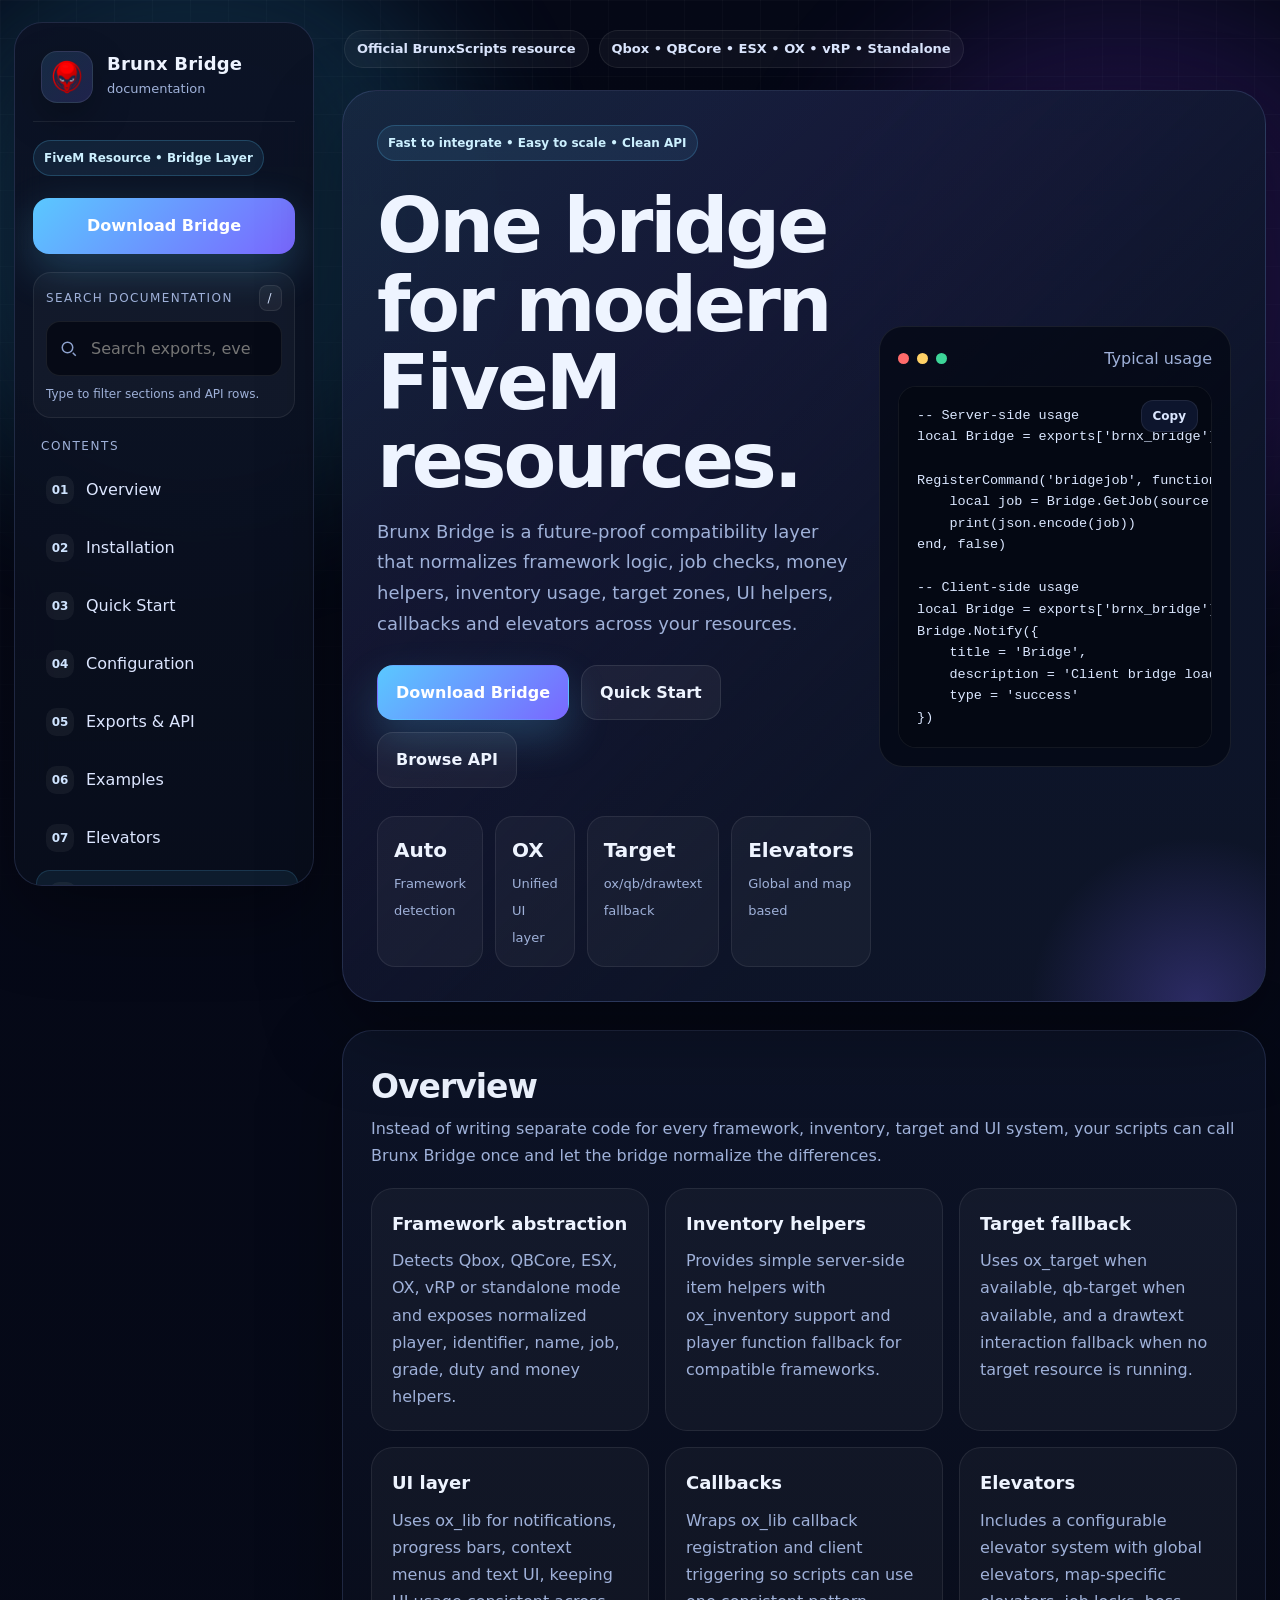
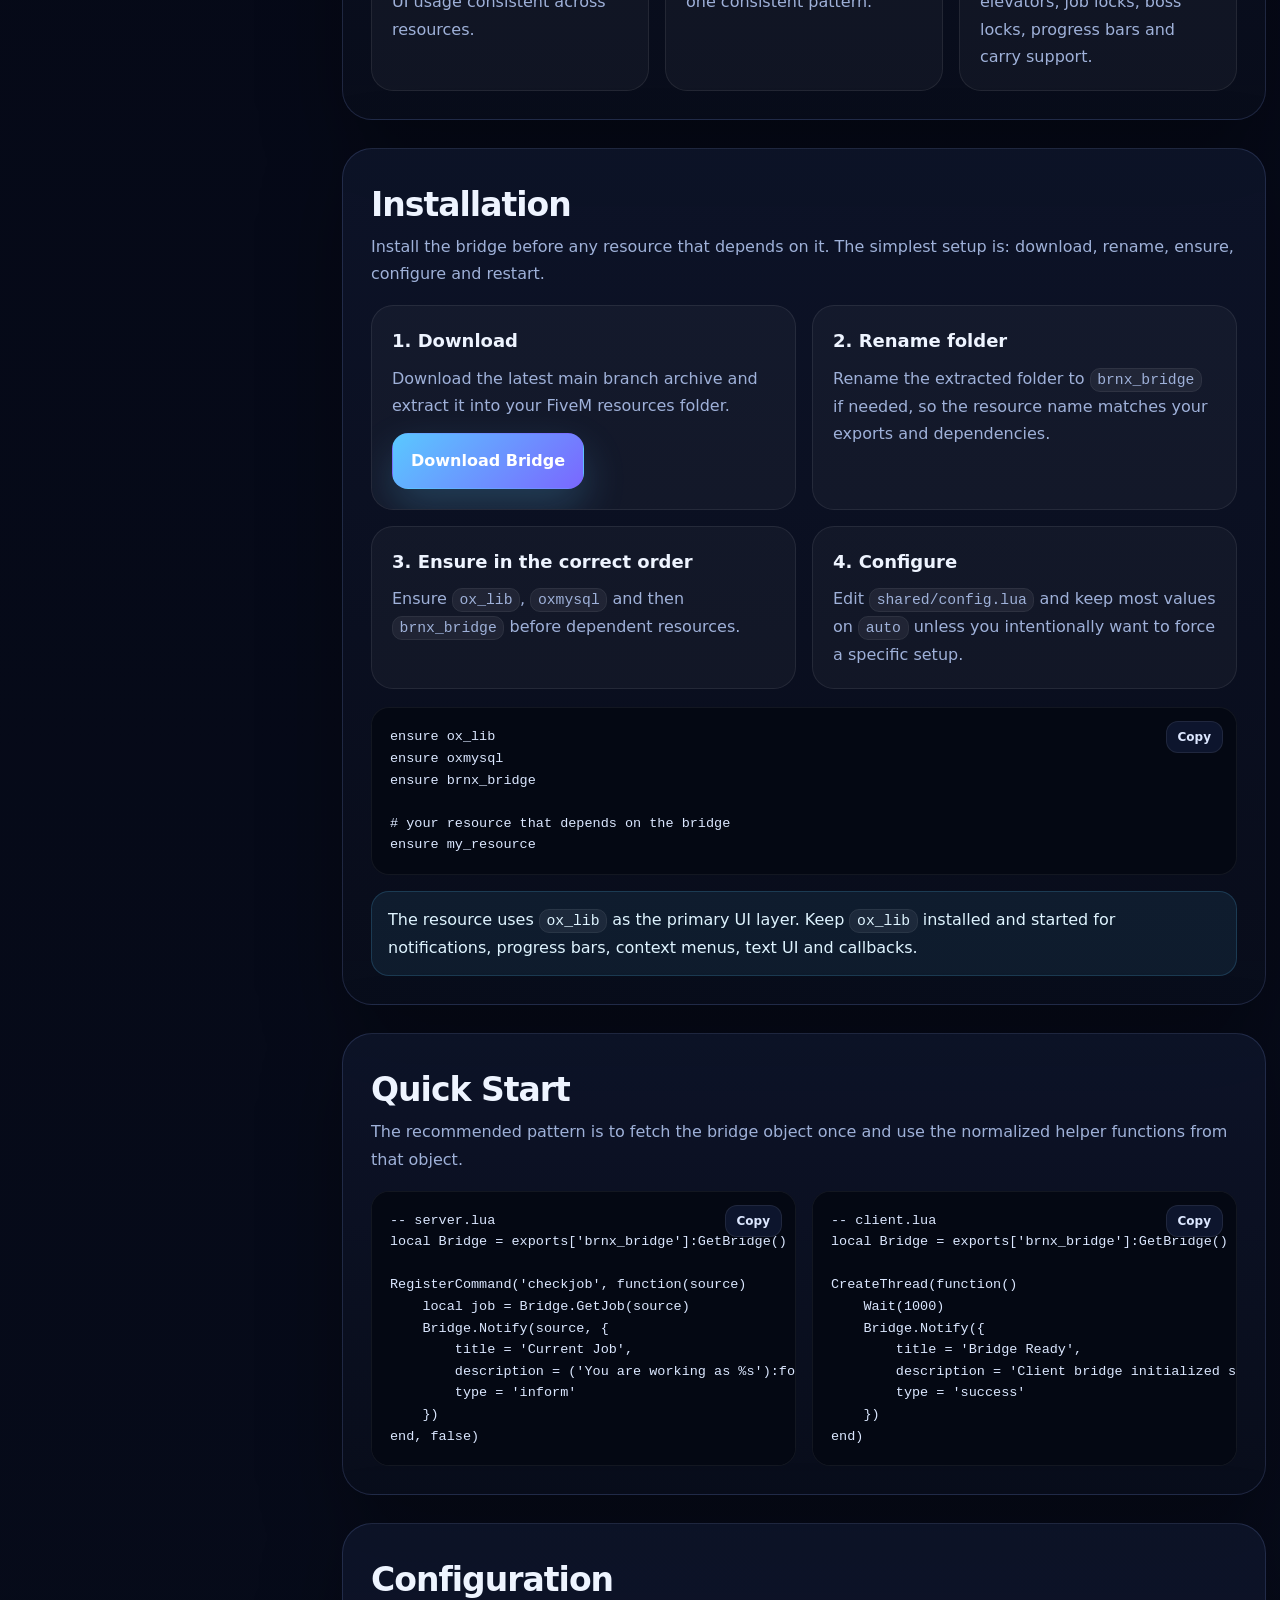
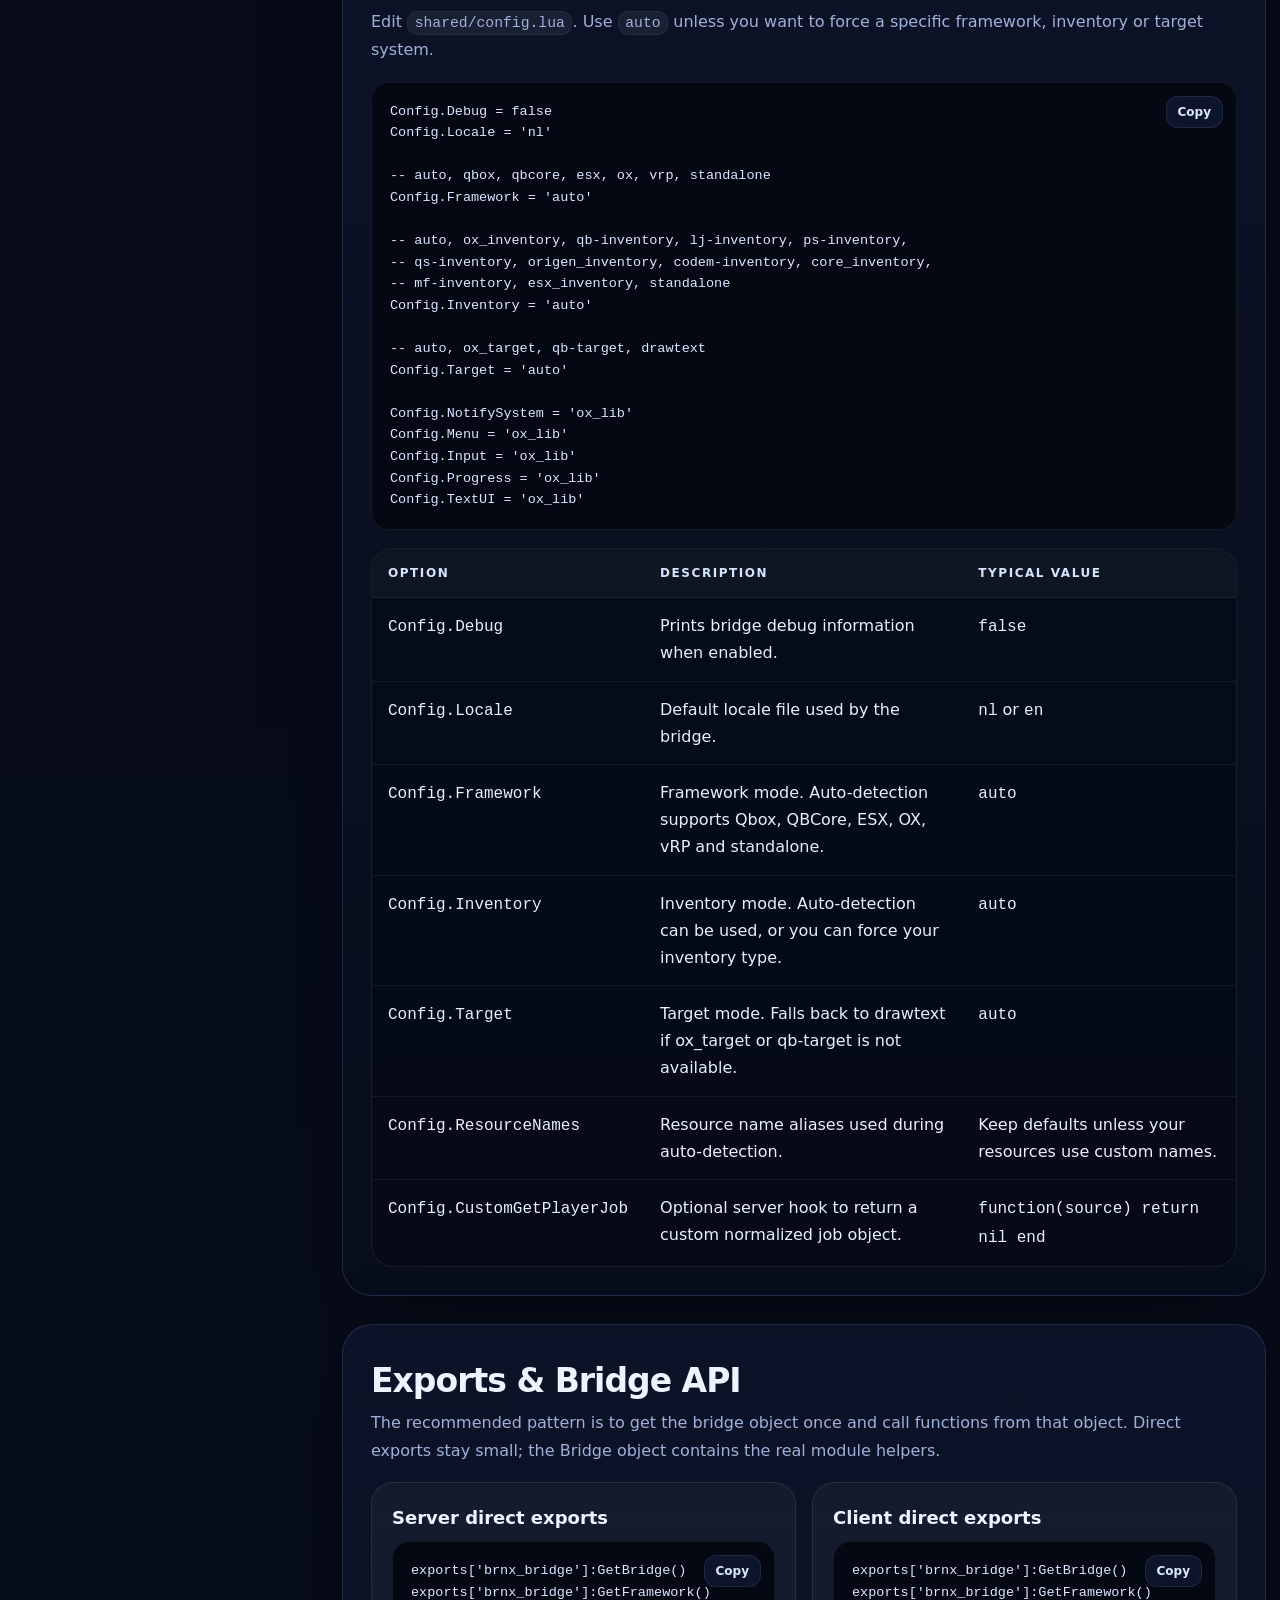
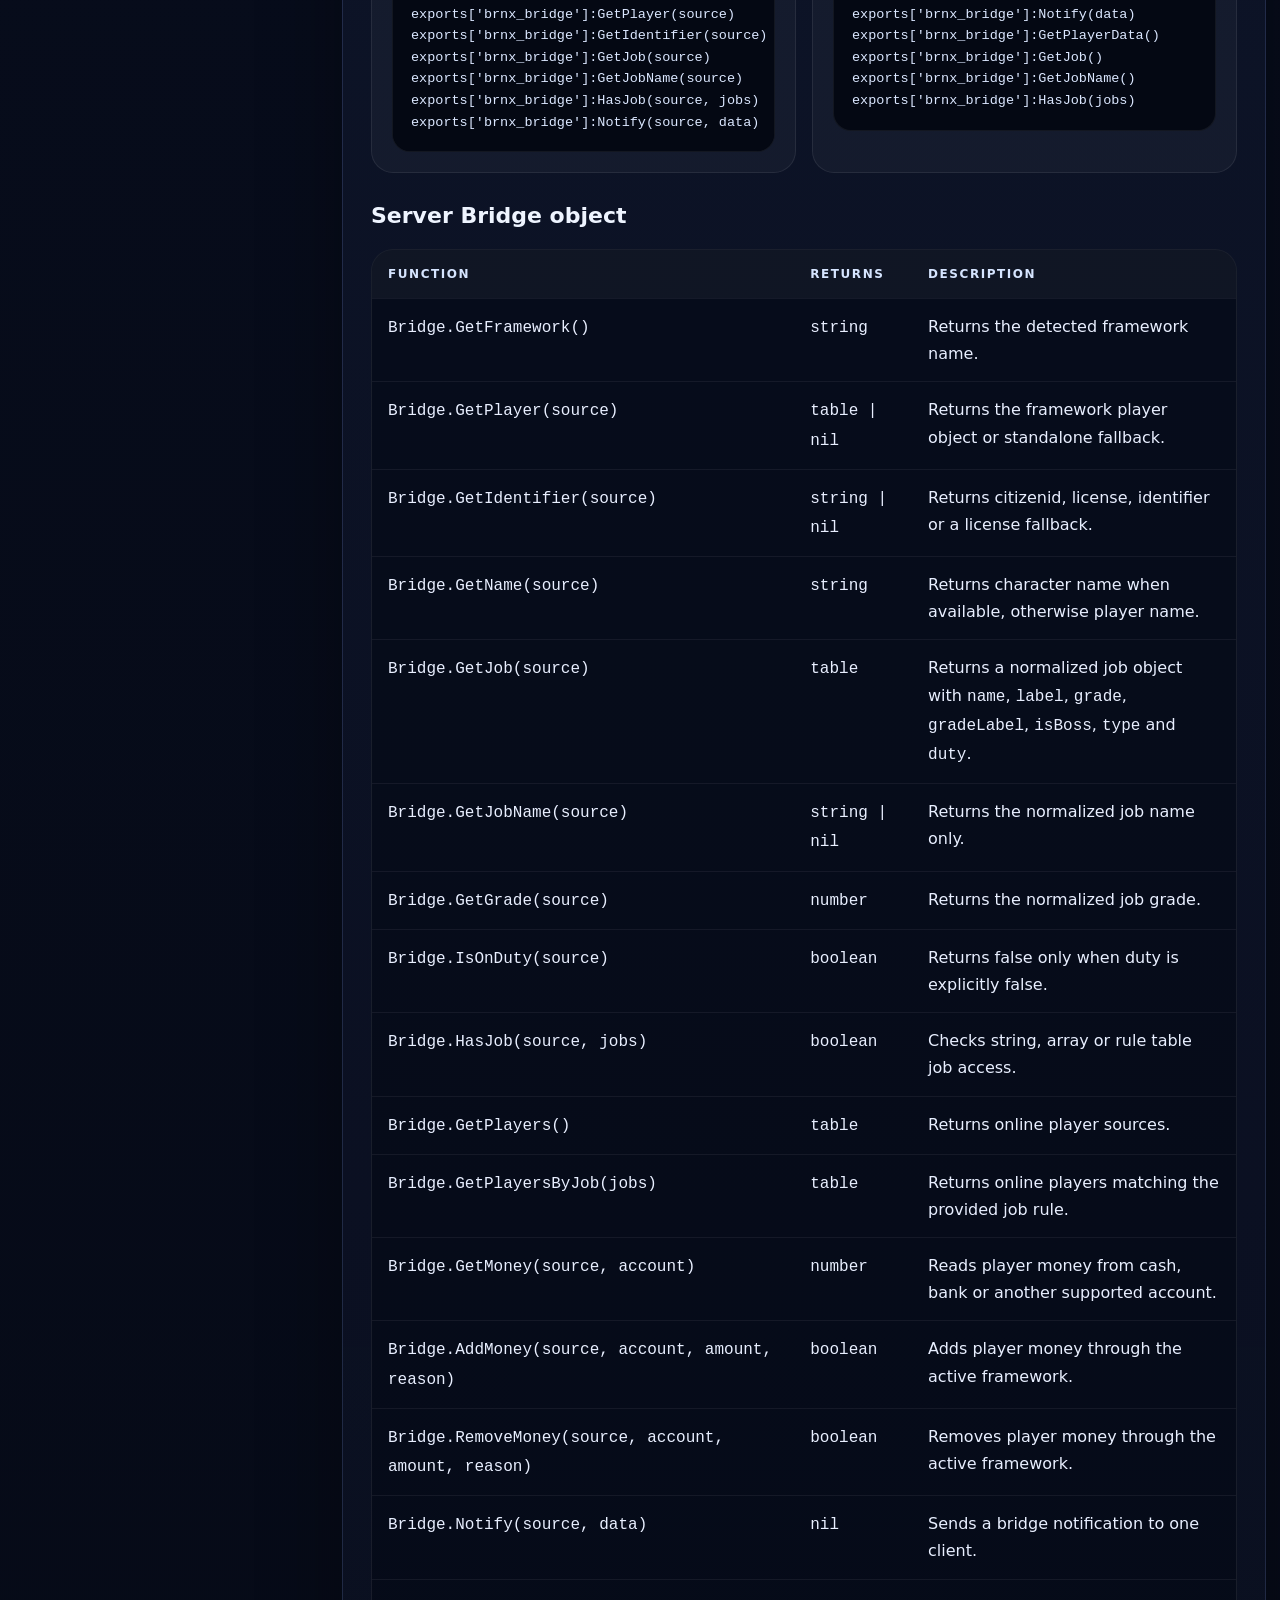
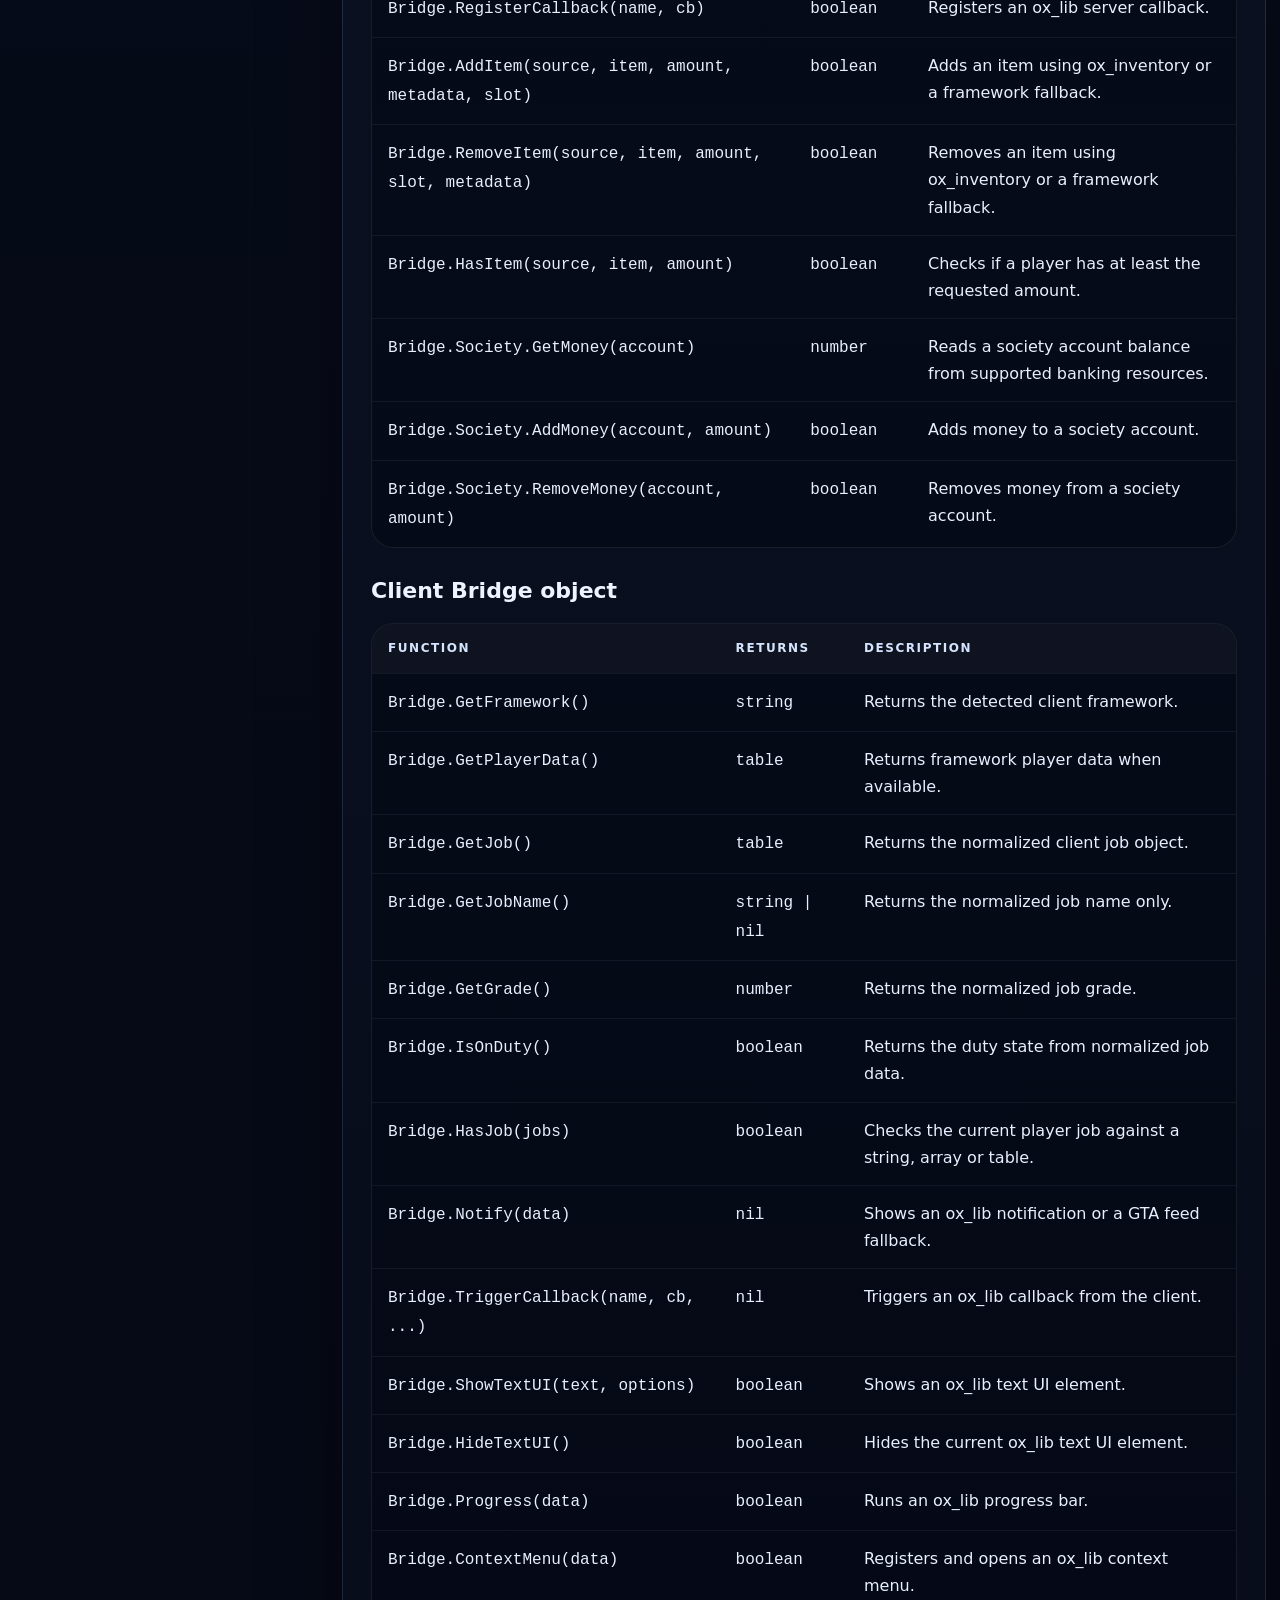
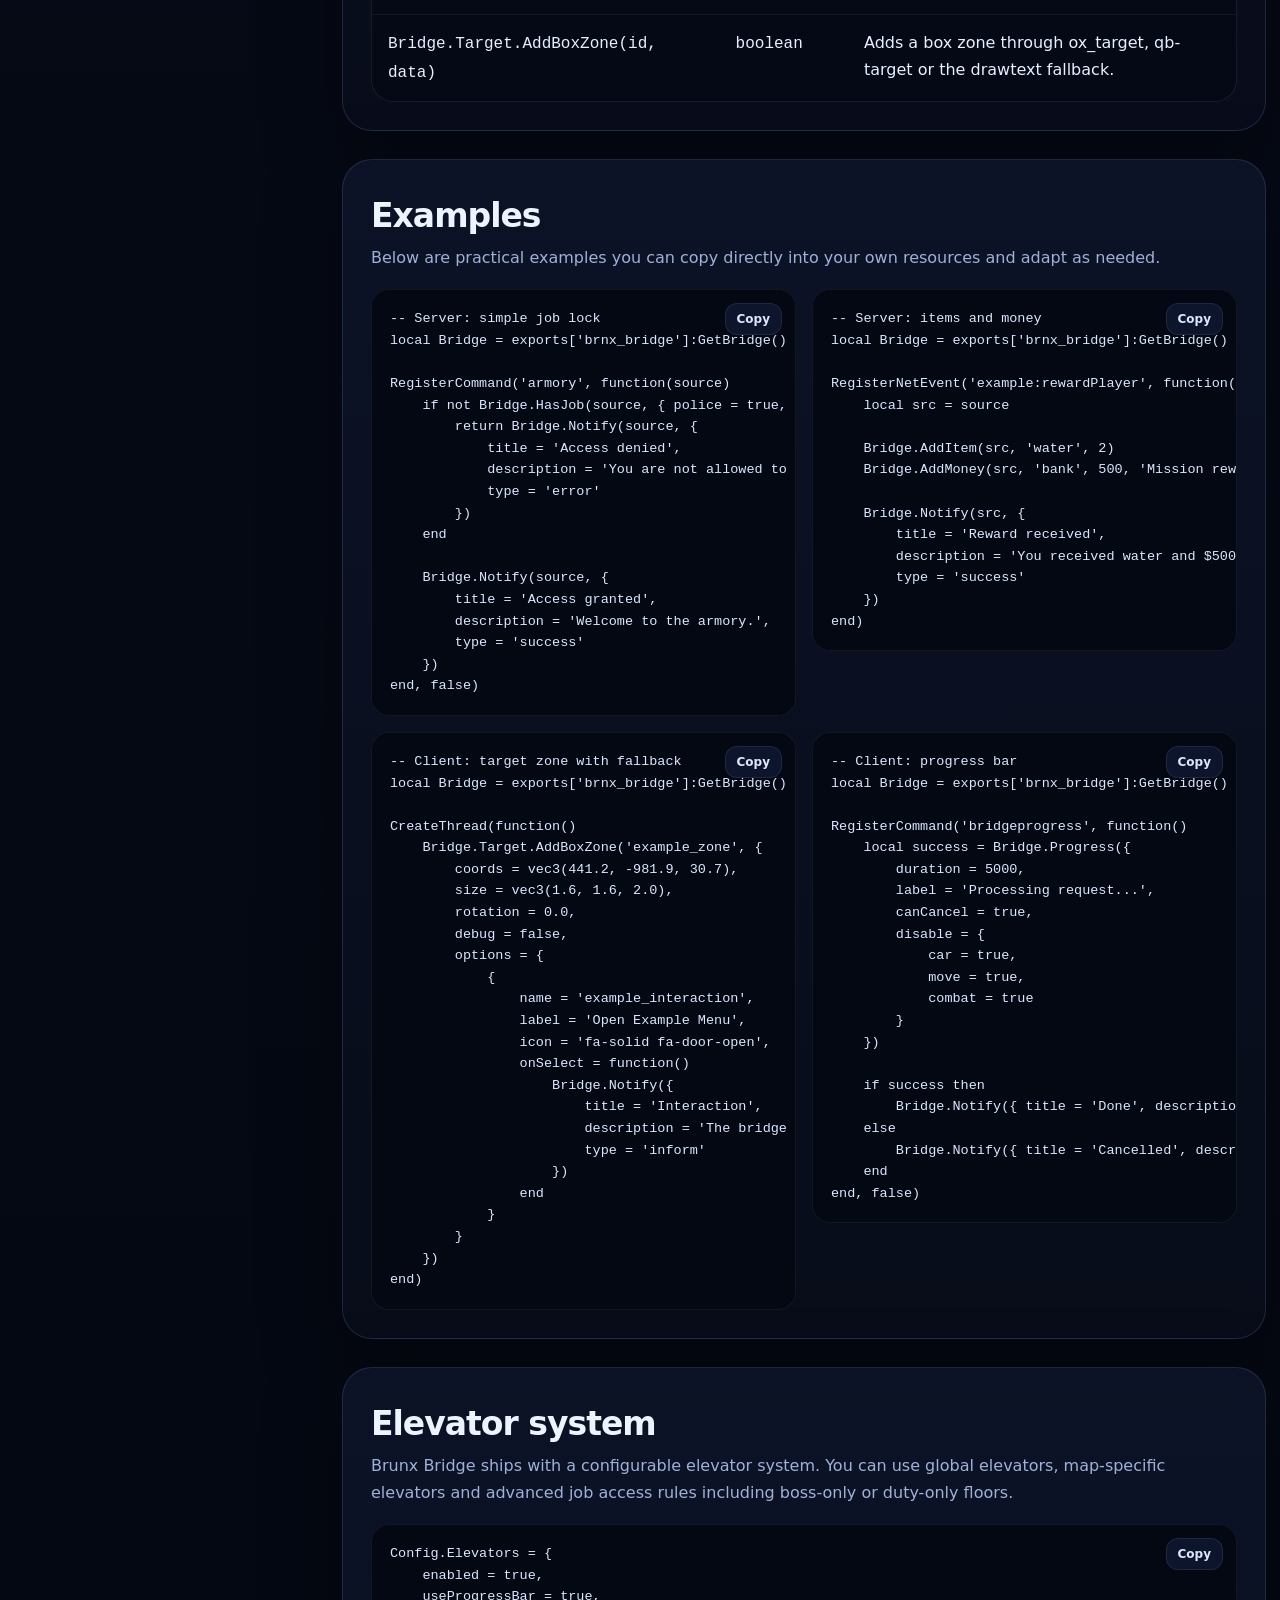
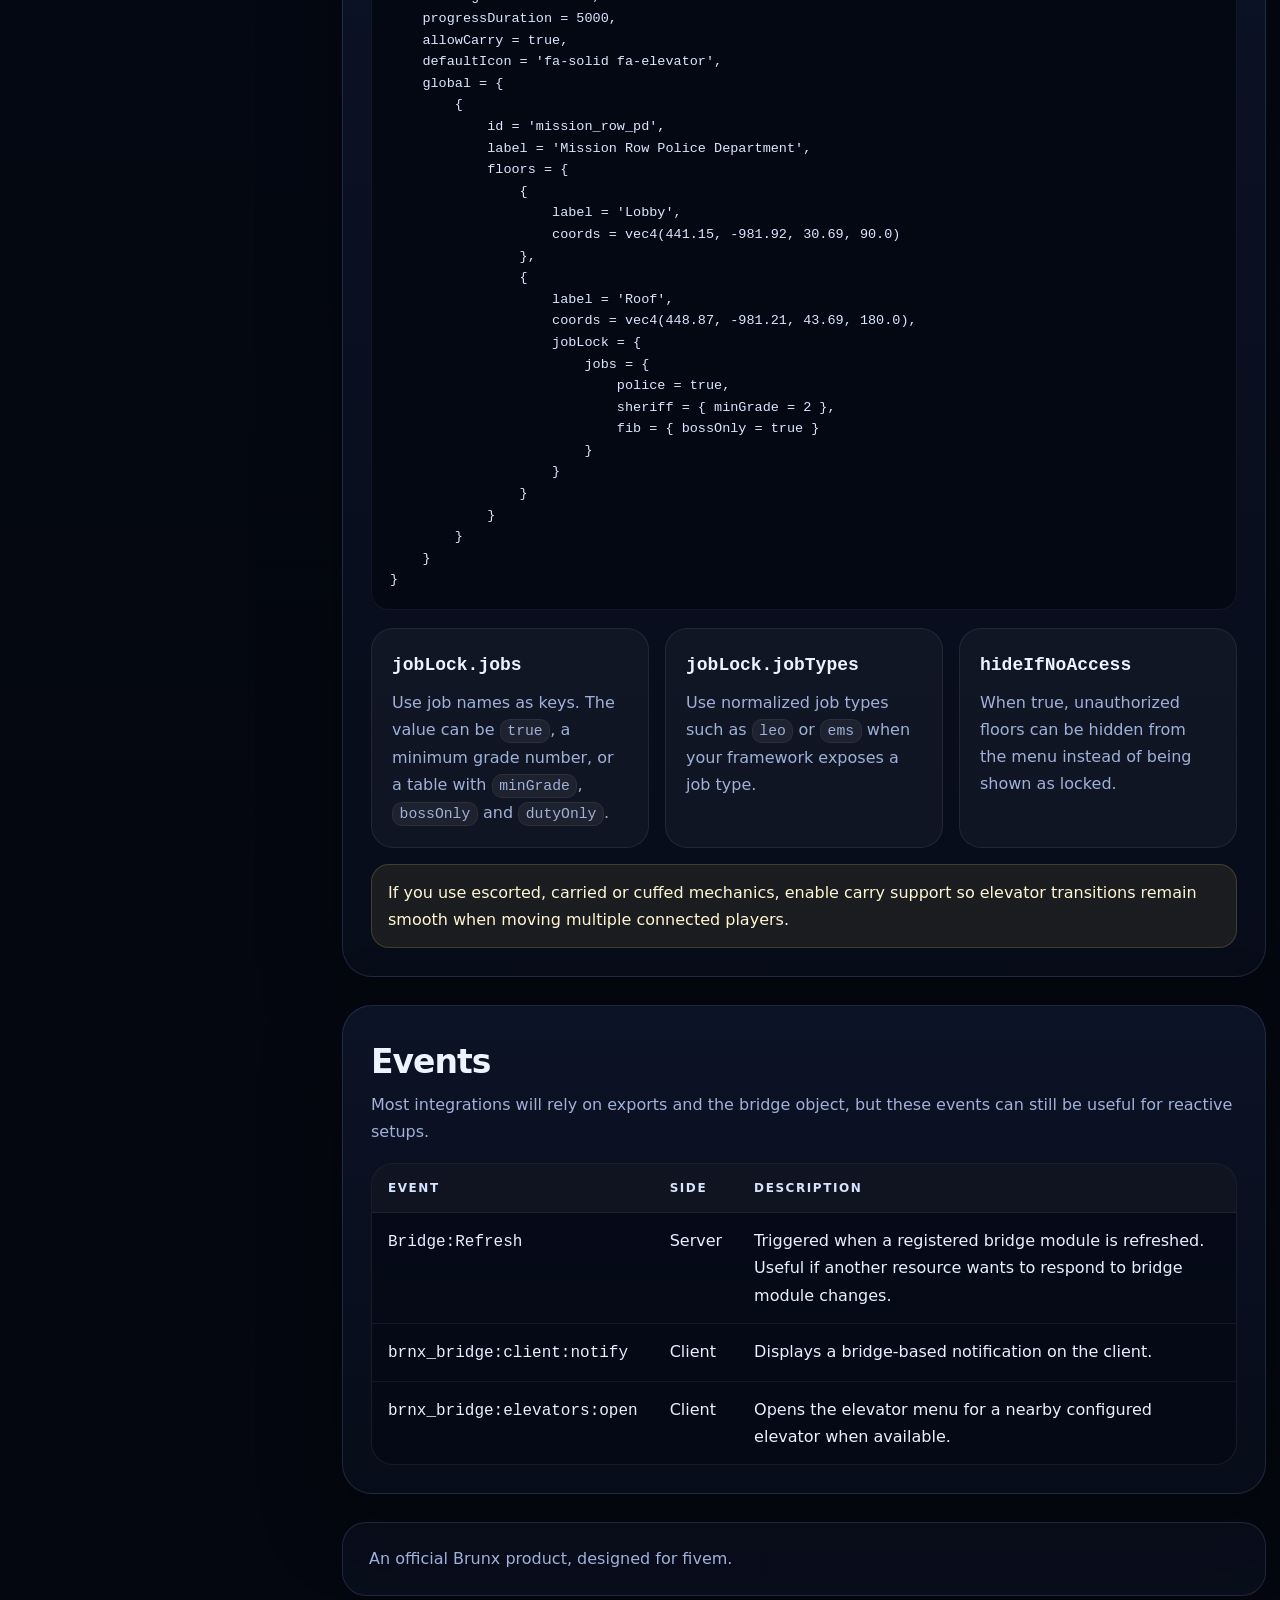
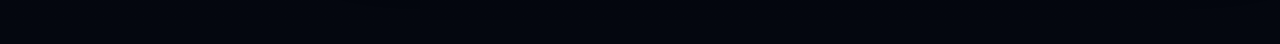
<file: index.html>
<!doctype html>
<html lang="en">
<head>
  <meta charset="utf-8" />
  <meta name="viewport" content="width=device-width, initial-scale=1" />
  <title>Brunx Bridge — Documentation</title>
  <meta name="description" content="Official Brunx Bridge documentation for installation, configuration, exports, API references, examples and elevator configuration." />
  <style>
    :root{
      --bg:#050816;
      --bg-2:#0a1024;
      --panel:rgba(14,21,42,.78);
      --panel-solid:#0f1730;
      --panel-2:rgba(17,27,53,.94);
      --line:rgba(148,173,255,.16);
      --line-2:rgba(255,255,255,.08);
      --text:#eef4ff;
      --muted:#9fb1d9;
      --brand:#5ac8ff;
      --brand-2:#7a67ff;
      --brand-3:#7ef0cf;
      --success:#3dd598;
      --warning:#ffd166;
      --danger:#ff7b86;
      --shadow:0 28px 80px rgba(0,0,0,.34);
      --radius:22px;
      --radius-sm:16px;
      --mono: ui-monospace, SFMono-Regular, Menlo, Consolas, "Liberation Mono", monospace;
      --sans: Inter, ui-sans-serif, system-ui, -apple-system, BlinkMacSystemFont, "Segoe UI", sans-serif;
    }

    *{box-sizing:border-box}
    html{scroll-behavior:smooth}
    body{
      margin:0;
      color:var(--text);
      font:16px/1.7 var(--sans);
      background:
        radial-gradient(circle at 12% 12%, rgba(90,200,255,.18), transparent 0 28%),
        radial-gradient(circle at 90% 4%, rgba(122,103,255,.16), transparent 0 26%),
        radial-gradient(circle at 40% 84%, rgba(126,240,207,.10), transparent 0 18%),
        linear-gradient(180deg, #050816 0%, #070c1b 42%, #04070f 100%);
      min-height:100vh;
      overflow-x:hidden;
    }

    a{color:inherit;text-decoration:none}
    img{max-width:100%;display:block}
    code, pre{font-family:var(--mono)}
    ::selection{background:rgba(90,200,255,.22)}

    .bg-orb,.bg-grid{
      position:fixed;
      inset:0;
      pointer-events:none;
      z-index:-2;
    }
    .bg-grid{
      background-image:
        linear-gradient(rgba(255,255,255,.03) 1px, transparent 1px),
        linear-gradient(90deg, rgba(255,255,255,.03) 1px, transparent 1px);
      background-size:38px 38px;
      mask-image:linear-gradient(180deg, rgba(255,255,255,.8), rgba(255,255,255,.18));
    }
    .bg-orb::before,.bg-orb::after{
      content:"";
      position:absolute;
      width:36rem;height:36rem;border-radius:50%;
      filter:blur(70px);
      opacity:.18;
      animation:float 14s ease-in-out infinite;
    }
    .bg-orb::before{left:-6rem;top:-4rem;background:#38bdf8}
    .bg-orb::after{right:-8rem;top:0;background:#7c3aed;animation-delay:-6s}
    @keyframes float{
      0%,100%{transform:translate3d(0,0,0) scale(1)}
      50%{transform:translate3d(0,18px,0) scale(1.06)}
    }

    .layout{
      display:grid;
      grid-template-columns:300px minmax(0,1fr);
      gap:28px;
      width:min(1480px, calc(100% - 28px));
      margin:0 auto;
      padding:22px 0 48px;
    }

    .sidebar{
      position:sticky;
      top:18px;
      height:calc(100vh - 36px);
      overflow:auto;
      padding:18px;
      border:1px solid var(--line);
      border-radius:28px;
      background:linear-gradient(180deg, rgba(12,18,36,.94), rgba(9,14,28,.86));
      backdrop-filter:blur(18px);
      box-shadow:var(--shadow);
    }
    .brand{
      display:flex;
      align-items:center;
      gap:14px;
      padding:10px 8px 18px;
      border-bottom:1px solid var(--line-2);
      margin-bottom:18px;
    }
    .brand-logo{
      width:52px;height:52px;
      border-radius:16px;
      padding:8px;
      background:linear-gradient(135deg, rgba(90,200,255,.14), rgba(122,103,255,.18));
      border:1px solid rgba(255,255,255,.09);
      box-shadow:0 14px 38px rgba(0,0,0,.28);
      object-fit:contain;
    }
    .brand h1{margin:0;font-size:18px;line-height:1.1;letter-spacing:.2px}
    .brand p{margin:4px 0 0;color:var(--muted);font-size:13px}
    .tag{
      display:inline-flex;align-items:center;gap:8px;
      padding:7px 10px;border-radius:999px;
      background:rgba(90,200,255,.09);border:1px solid rgba(90,200,255,.22);
      color:#ccf0ff;font-size:12px;font-weight:700;
      margin-bottom:14px;
    }
    .sidebar .download{
      display:flex;align-items:center;justify-content:center;gap:10px;
      width:100%;padding:14px 16px;border-radius:16px;
      background:linear-gradient(135deg, var(--brand), var(--brand-2));
      color:white;font-weight:800;border:0;box-shadow:0 16px 44px rgba(90,200,255,.24);
      transition:transform .25s ease, box-shadow .25s ease;
      margin:8px 0 18px;
    }
    .download:hover{transform:translateY(-2px);box-shadow:0 22px 54px rgba(90,200,255,.28)}
    .search-card{
      margin:0 0 18px;padding:12px;
      border-radius:18px;background:rgba(255,255,255,.03);border:1px solid var(--line-2);
    }
    .search-label{display:flex;align-items:center;justify-content:space-between;gap:10px;margin-bottom:10px;font-size:12px;color:var(--muted);text-transform:uppercase;letter-spacing:.12em}
    .search-wrap{position:relative}
    .search-wrap input{
      width:100%;padding:13px 14px 13px 44px;border-radius:14px;border:1px solid rgba(255,255,255,.08);
      background:rgba(4,8,18,.76);color:var(--text);outline:none;font:inherit;
      transition:border-color .2s ease, box-shadow .2s ease, transform .2s ease;
    }
    .search-wrap input:focus{border-color:rgba(90,200,255,.45);box-shadow:0 0 0 4px rgba(90,200,255,.12)}
    .search-wrap svg{position:absolute;left:14px;top:50%;transform:translateY(-50%);width:18px;height:18px;fill:#8da2ce}
    .search-count{font-size:12px;color:var(--muted);margin-top:8px}
    .nav-title{font-size:12px;color:var(--muted);text-transform:uppercase;letter-spacing:.13em;margin:18px 8px 8px}
    .menu{display:grid;gap:6px}
    .menu a{
      display:flex;align-items:center;gap:12px;padding:11px 12px;border-radius:14px;
      color:#dce6ff;transition:background .2s ease, transform .2s ease, border-color .2s ease;
      border:1px solid transparent;
    }
    .menu a:hover,.menu a.active{
      background:rgba(90,200,255,.08);border-color:rgba(90,200,255,.16);transform:translateX(3px)
    }
    .menu .num{
      width:28px;height:28px;border-radius:10px;display:grid;place-items:center;
      background:rgba(255,255,255,.05);color:#cfe4ff;font-size:12px;font-weight:700;flex:0 0 auto;
    }
    .sidebar-foot{
      margin-top:18px;padding-top:16px;border-top:1px solid var(--line-2);color:var(--muted);font-size:13px;
    }
    .sidebar-foot code{color:#d9e6ff}

    .content{
      min-width:0;
    }
    .topbar{
      display:flex;align-items:center;justify-content:space-between;gap:16px;
      padding:8px 2px 22px;
    }
    .eyebrow{display:flex;align-items:center;gap:10px;flex-wrap:wrap}
    .pill{
      display:inline-flex;align-items:center;gap:8px;padding:7px 12px;border-radius:999px;
      border:1px solid rgba(255,255,255,.08);background:rgba(255,255,255,.04);font-size:13px;color:#dce7ff;font-weight:700;
    }
    .hero{
      position:relative;
      padding:34px;
      border-radius:34px;
      border:1px solid var(--line);
      background:
        linear-gradient(135deg, rgba(90,200,255,.10), rgba(122,103,255,.08) 30%, rgba(14,21,42,.88) 70%),
        linear-gradient(180deg, rgba(14,21,42,.95), rgba(9,14,28,.90));
      overflow:hidden;
      box-shadow:var(--shadow);
    }
    .hero::before{
      content:"";
      position:absolute;inset:auto -12% -20% auto;
      width:360px;height:360px;border-radius:50%;
      background:radial-gradient(circle, rgba(122,103,255,.28), transparent 65%);
      pointer-events:none;
    }
    .hero-grid{display:grid;grid-template-columns:minmax(0,1.15fr) minmax(300px,.85fr);gap:26px;align-items:center}
    .hero h2{font-size:clamp(2.5rem, 7vw, 4.8rem);line-height:1.02;margin:12px 0 16px;letter-spacing:-.04em}
    .hero p{font-size:18px;color:var(--muted);max-width:860px;margin:0}
    .hero-actions{display:flex;gap:12px;flex-wrap:wrap;margin-top:26px}
    .btn{
      display:inline-flex;align-items:center;justify-content:center;gap:10px;padding:13px 18px;border-radius:16px;
      font-weight:800;border:1px solid transparent;cursor:pointer;transition:transform .25s ease, box-shadow .25s ease, border-color .25s ease, background .25s ease;
    }
    .btn:hover{transform:translateY(-2px)}
    .btn.primary{background:linear-gradient(135deg,var(--brand),var(--brand-2));color:#fff;box-shadow:0 18px 42px rgba(90,200,255,.22)}
    .btn.secondary{background:rgba(255,255,255,.05);border-color:rgba(255,255,255,.09);color:var(--text)}
    .stats{display:grid;grid-template-columns:repeat(4,1fr);gap:12px;margin-top:28px}
    .stat{
      padding:16px;border-radius:18px;background:rgba(255,255,255,.04);border:1px solid rgba(255,255,255,.08)
    }
    .stat b{display:block;font-size:20px;margin-bottom:2px}
    .stat span{font-size:13px;color:var(--muted)}
    .hero-panel{
      padding:18px;border-radius:24px;background:rgba(4,8,18,.72);border:1px solid rgba(255,255,255,.08)
    }
    .window-bar{display:flex;align-items:center;justify-content:space-between;gap:10px;margin-bottom:14px}
    .dots{display:flex;gap:8px}.dot{width:11px;height:11px;border-radius:50%}
    .dot.red{background:#ff6b6b}.dot.yellow{background:#ffd166}.dot.green{background:#3dd598}
    pre{
      margin:0;padding:18px;border-radius:18px;background:#040813;color:#dbe7ff;overflow:auto;
      border:1px solid rgba(255,255,255,.06);font-size:13.5px;line-height:1.6;
    }
    .section{
      margin-top:28px;padding:28px;border-radius:30px;background:linear-gradient(180deg, rgba(14,21,42,.84), rgba(9,14,28,.80));
      border:1px solid var(--line);box-shadow:var(--shadow);
    }
    .section-header{display:flex;align-items:end;justify-content:space-between;gap:18px;flex-wrap:wrap;margin-bottom:18px}
    .section h3{margin:0;font-size:33px;letter-spacing:-.03em}
    .lead{margin:0;color:var(--muted);max-width:900px}
    .grid-3,.grid-2{display:grid;gap:16px}
    .grid-3{grid-template-columns:repeat(3,minmax(0,1fr))}
    .grid-2{grid-template-columns:repeat(2,minmax(0,1fr))}
    .card{
      position:relative;
      padding:20px;border-radius:22px;background:rgba(255,255,255,.035);border:1px solid rgba(255,255,255,.08);
      transition:transform .28s ease, border-color .28s ease, background .28s ease;
      overflow:hidden;
    }
    .card::after{
      content:"";position:absolute;inset:auto -10% -40% auto;width:180px;height:180px;border-radius:50%;
      background:radial-gradient(circle, rgba(90,200,255,.11), transparent 60%);opacity:0;transition:opacity .25s ease;
    }
    .card:hover{transform:translateY(-4px);border-color:rgba(90,200,255,.18);background:rgba(255,255,255,.05)}
    .card:hover::after{opacity:1}
    .card h4{margin:0 0 8px;font-size:18px}
    .card p{margin:0;color:var(--muted)}
    .table-wrap{
      overflow:auto;border-radius:22px;border:1px solid rgba(255,255,255,.08);background:rgba(4,8,18,.48)
    }
    table{width:100%;border-collapse:collapse;min-width:840px}
    th,td{padding:14px 16px;border-bottom:1px solid rgba(255,255,255,.06);text-align:left;vertical-align:top}
    th{background:rgba(255,255,255,.04);font-size:12px;text-transform:uppercase;letter-spacing:.13em;color:#d6e5ff}
    td{color:#e8efff}
    td small{color:var(--muted)}
    tr:last-child td{border-bottom:none}
    .note,.warning{
      margin-top:16px;padding:14px 16px;border-radius:18px;border:1px solid rgba(90,200,255,.18);background:rgba(90,200,255,.08);color:#dff4ff
    }
    .warning{border-color:rgba(255,209,102,.18);background:rgba(255,209,102,.08);color:#fff6d2}
    .inline-code{padding:.2em .45em;border-radius:10px;background:rgba(255,255,255,.06);border:1px solid rgba(255,255,255,.06);font-family:var(--mono);font-size:.92em}
    .copy-wrap{position:relative}
    .copy-btn{
      position:absolute;top:14px;right:14px;z-index:2;
      padding:8px 11px;border:1px solid rgba(255,255,255,.08);border-radius:12px;background:rgba(15,23,48,.92);
      color:#dce7ff;font:600 12px var(--sans);cursor:pointer;transition:all .2s ease;
    }
    .copy-btn:hover{border-color:rgba(90,200,255,.22);background:rgba(18,28,58,.95)}
    .kbd{padding:2px 8px;border-radius:8px;background:rgba(255,255,255,.05);border:1px solid rgba(255,255,255,.08);font-size:12px;color:#d4e2ff}
    .muted{color:var(--muted)}
    .footer{
      margin-top:28px;padding:22px 26px;border-radius:24px;border:1px solid var(--line);background:rgba(10,14,28,.86);color:var(--muted)
    }

    .reveal{opacity:0;transform:translateY(18px);transition:opacity .65s ease, transform .65s ease}
    .reveal.visible{opacity:1;transform:none}
    mark{background:rgba(255,209,102,.22);color:#fff3c9;padding:0 .15em;border-radius:4px}
    .hidden-by-search{display:none !important}

    @media (max-width: 1180px){
      .layout{grid-template-columns:1fr}
      .sidebar{position:relative;height:auto;top:0}
      .hero-grid{grid-template-columns:1fr}
    }
    @media (max-width: 860px){
      .section{padding:22px}
      .grid-3,.grid-2,.stats{grid-template-columns:1fr}
      .hero{padding:24px}
      .hero h2{font-size:2.6rem}
      .topbar{padding-bottom:16px}
      table{min-width:700px}
    }
  </style>
</head>
<body>
  <div class="bg-grid"></div>
  <div class="bg-orb"></div>

  <div class="layout">
    <aside class="sidebar">
      <div class="brand">
        <img class="brand-logo" src="assets/img/logo.svg" alt="Brunx Bridge logo" />
        <div>
          <h1>Brunx Bridge</h1>
          <p>documentation</p>
        </div>
      </div>

      <div class="tag">FiveM Resource • Bridge Layer</div>
      <a class="download js-bridge-download" href="https://github.com/brunxscripts/brunx_bridge/archive/refs/heads/main.zip">Download Bridge</a>

      <div class="search-card">
        <div class="search-label">
          <span>Search documentation</span>
          <span class="kbd">/</span>
        </div>
        <div class="search-wrap">
          <svg viewBox="0 0 24 24" aria-hidden="true"><path d="M10 2a8 8 0 1 1 0 16a8 8 0 0 1 0-16Zm0 2a6 6 0 1 0 0 12a6 6 0 0 0 0-12Zm7.707 12.293 4 4l-1.414 1.414-4-4z"/></svg>
          <input id="docSearch" type="search" placeholder="Search exports, events, elevators..." aria-label="Search documentation" />
        </div>
        <div id="searchCount" class="search-count">Type to filter sections and API rows.</div>
      </div>

      <div class="nav-title">Contents</div>
      <nav class="menu" id="sideMenu">
        <a href="#overview"><span class="num">01</span><span>Overview</span></a>
        <a href="#install"><span class="num">02</span><span>Installation</span></a>
        <a href="#quick-start"><span class="num">03</span><span>Quick Start</span></a>
        <a href="#configuration"><span class="num">04</span><span>Configuration</span></a>
        <a href="#exports"><span class="num">05</span><span>Exports & API</span></a>
        <a href="#examples"><span class="num">06</span><span>Examples</span></a>
        <a href="#elevators"><span class="num">07</span><span>Elevators</span></a>
        <a href="#events"><span class="num">08</span><span>Events</span></a>
      </nav>
    </aside>

    <main class="content">
      <div class="topbar">
        <div class="eyebrow">
          <span class="pill">Official BrunxScripts resource</span>
          <span class="pill">Qbox • QBCore • ESX • OX • vRP • Standalone</span>
        </div>
      </div>

      <section class="hero reveal" id="top" data-search="bridge overview documentation fivem qbox qbcore esx ox vrp standalone">
        <div class="hero-grid">
          <div>
            <div class="tag">Fast to integrate • Easy to scale • Clean API</div>
            <h2>One bridge for modern FiveM resources.</h2>
            <p>Brunx Bridge is a future-proof compatibility layer that normalizes framework logic, job checks, money helpers, inventory usage, target zones, UI helpers, callbacks and elevators across your resources.</p>
            <div class="hero-actions">
              <a class="btn primary js-bridge-download" href="https://github.com/brunxscripts/brunx_bridge/archive/refs/heads/main.zip">Download Bridge</a>
              <a class="btn secondary" href="#quick-start">Quick Start</a>
              <a class="btn secondary" href="#exports">Browse API</a>
            </div>
            <div class="stats">
              <div class="stat"><b>Auto</b><span>Framework detection</span></div>
              <div class="stat"><b>OX</b><span>Unified UI layer</span></div>
              <div class="stat"><b>Target</b><span>ox/qb/drawtext fallback</span></div>
              <div class="stat"><b>Elevators</b><span>Global and map based</span></div>
            </div>
          </div>
          <div class="hero-panel">
            <div class="window-bar">
              <div class="dots"><span class="dot red"></span><span class="dot yellow"></span><span class="dot green"></span></div>
              <span class="muted">Typical usage</span>
            </div>
            <div class="copy-wrap">
              <button class="copy-btn" type="button">Copy</button>
<pre><code>-- Server-side usage
local Bridge = exports['brnx_bridge']:GetBridge()

RegisterCommand('bridgejob', function(source)
    local job = Bridge.GetJob(source)
    print(json.encode(job))
end, false)

-- Client-side usage
local Bridge = exports['brnx_bridge']:GetBridge()
Bridge.Notify({
    title = 'Bridge',
    description = 'Client bridge loaded.',
    type = 'success'
})</code></pre>
            </div>
          </div>
        </div>
      </section>

      <section class="section reveal doc-section" id="overview" data-search="overview what it does framework abstraction inventory target ui callbacks elevators qbox qbcore esx ox vrp standalone">
        <div class="section-header">
          <div>
            <h3>Overview</h3>
            <p class="lead">Instead of writing separate code for every framework, inventory, target and UI system, your scripts can call Brunx Bridge once and let the bridge normalize the differences.</p>
          </div>
        </div>
        <div class="grid-3">
          <article class="card" data-search="framework abstraction detect qbox qbcore esx ox vrp standalone player identifier name job grade duty money">
            <h4>Framework abstraction</h4>
            <p>Detects Qbox, QBCore, ESX, OX, vRP or standalone mode and exposes normalized player, identifier, name, job, grade, duty and money helpers.</p>
          </article>
          <article class="card" data-search="inventory helpers ox_inventory item add remove has item fallback">
            <h4>Inventory helpers</h4>
            <p>Provides simple server-side item helpers with ox_inventory support and player function fallback for compatible frameworks.</p>
          </article>
          <article class="card" data-search="target fallback ox_target qb-target drawtext interaction zones">
            <h4>Target fallback</h4>
            <p>Uses ox_target when available, qb-target when available, and a drawtext interaction fallback when no target resource is running.</p>
          </article>
          <article class="card" data-search="ui layer notifications progress context menus text ui ox_lib">
            <h4>UI layer</h4>
            <p>Uses ox_lib for notifications, progress bars, context menus and text UI, keeping UI usage consistent across resources.</p>
          </article>
          <article class="card" data-search="callbacks ox_lib callback register trigger client server">
            <h4>Callbacks</h4>
            <p>Wraps ox_lib callback registration and client triggering so scripts can use one consistent pattern.</p>
          </article>
          <article class="card" data-search="elevators global map job locks boss locks progress bars carry support">
            <h4>Elevators</h4>
            <p>Includes a configurable elevator system with global elevators, map-specific elevators, job locks, boss locks, progress bars and carry support.</p>
          </article>
        </div>
      </section>

      <section class="section reveal doc-section" id="install" data-search="installation install download rename ensure dependencies ox_lib oxmysql ox_target qb-target framework">
        <div class="section-header">
          <div>
            <h3>Installation</h3>
            <p class="lead">Install the bridge before any resource that depends on it. The simplest setup is: download, rename, ensure, configure and restart.</p>
          </div>
        </div>
        <div class="grid-2">
          <article class="card" data-search="download latest main branch archive resources folder">
            <h4>1. Download</h4>
            <p>Download the latest main branch archive and extract it into your FiveM resources folder.</p>
            <div style="margin-top:14px"><a class="btn primary js-bridge-download" href="https://github.com/brunxscripts/brunx_bridge/archive/refs/heads/main.zip">Download Bridge</a></div>
          </article>
          <article class="card" data-search="rename folder brnx_bridge resource name">
            <h4>2. Rename folder</h4>
            <p>Rename the extracted folder to <span class="inline-code">brnx_bridge</span> if needed, so the resource name matches your exports and dependencies.</p>
          </article>
          <article class="card" data-search="ensure order server cfg ox_lib oxmysql bridge resource start order">
            <h4>3. Ensure in the correct order</h4>
            <p>Ensure <span class="inline-code">ox_lib</span>, <span class="inline-code">oxmysql</span> and then <span class="inline-code">brnx_bridge</span> before dependent resources.</p>
          </article>
          <article class="card" data-search="configure shared config auto framework inventory target locale debug">
            <h4>4. Configure</h4>
            <p>Edit <span class="inline-code">shared/config.lua</span> and keep most values on <span class="inline-code">auto</span> unless you intentionally want to force a specific setup.</p>
          </article>
        </div>
        <div class="copy-wrap" style="margin-top:18px">
          <button class="copy-btn" type="button">Copy</button>
<pre><code>ensure ox_lib
ensure oxmysql
ensure brnx_bridge

# your resource that depends on the bridge
ensure my_resource</code></pre>
        </div>
        <div class="note">The resource uses <span class="inline-code">ox_lib</span> as the primary UI layer. Keep <span class="inline-code">ox_lib</span> installed and started for notifications, progress bars, context menus, text UI and callbacks.</div>
      </section>

      <section class="section reveal doc-section" id="quick-start" data-search="quick start getbridge usage exports notify server client example">
        <div class="section-header">
          <div>
            <h3>Quick Start</h3>
            <p class="lead">The recommended pattern is to fetch the bridge object once and use the normalized helper functions from that object.</p>
          </div>
        </div>
        <div class="grid-2">
          <div class="copy-wrap">
            <button class="copy-btn" type="button">Copy</button>
<pre><code>-- server.lua
local Bridge = exports['brnx_bridge']:GetBridge()

RegisterCommand('checkjob', function(source)
    local job = Bridge.GetJob(source)
    Bridge.Notify(source, {
        title = 'Current Job',
        description = ('You are working as %s'):format(job.label or job.name or 'Unknown'),
        type = 'inform'
    })
end, false)</code></pre>
          </div>
          <div class="copy-wrap">
            <button class="copy-btn" type="button">Copy</button>
<pre><code>-- client.lua
local Bridge = exports['brnx_bridge']:GetBridge()

CreateThread(function()
    Wait(1000)
    Bridge.Notify({
        title = 'Bridge Ready',
        description = 'Client bridge initialized successfully.',
        type = 'success'
    })
end)</code></pre>
          </div>
        </div>
      </section>

      <section class="section reveal doc-section" id="configuration" data-search="configuration shared config framework inventory target notify system menu input progress textui locale debug resource names customgetplayerjob">
        <div class="section-header">
          <div>
            <h3>Configuration</h3>
            <p class="lead">Edit <span class="inline-code">shared/config.lua</span>. Use <span class="inline-code">auto</span> unless you want to force a specific framework, inventory or target system.</p>
          </div>
        </div>
        <div class="copy-wrap">
          <button class="copy-btn" type="button">Copy</button>
<pre><code>Config.Debug = false
Config.Locale = 'nl'

-- auto, qbox, qbcore, esx, ox, vrp, standalone
Config.Framework = 'auto'

-- auto, ox_inventory, qb-inventory, lj-inventory, ps-inventory,
-- qs-inventory, origen_inventory, codem-inventory, core_inventory,
-- mf-inventory, esx_inventory, standalone
Config.Inventory = 'auto'

-- auto, ox_target, qb-target, drawtext
Config.Target = 'auto'

Config.NotifySystem = 'ox_lib'
Config.Menu = 'ox_lib'
Config.Input = 'ox_lib'
Config.Progress = 'ox_lib'
Config.TextUI = 'ox_lib'</code></pre>
        </div>
        <div class="table-wrap" style="margin-top:18px">
          <table>
            <thead>
              <tr><th>Option</th><th>Description</th><th>Typical value</th></tr>
            </thead>
            <tbody>
              <tr data-search="debug"><td><code>Config.Debug</code></td><td>Prints bridge debug information when enabled.</td><td><code>false</code></td></tr>
              <tr data-search="locale"><td><code>Config.Locale</code></td><td>Default locale file used by the bridge.</td><td><code>nl</code> or <code>en</code></td></tr>
              <tr data-search="framework auto qbox qbcore esx ox vrp standalone"><td><code>Config.Framework</code></td><td>Framework mode. Auto-detection supports Qbox, QBCore, ESX, OX, vRP and standalone.</td><td><code>auto</code></td></tr>
              <tr data-search="inventory auto ox_inventory qb-inventory"><td><code>Config.Inventory</code></td><td>Inventory mode. Auto-detection can be used, or you can force your inventory type.</td><td><code>auto</code></td></tr>
              <tr data-search="target auto ox_target qb-target drawtext"><td><code>Config.Target</code></td><td>Target mode. Falls back to drawtext if ox_target or qb-target is not available.</td><td><code>auto</code></td></tr>
              <tr data-search="resource names aliases"><td><code>Config.ResourceNames</code></td><td>Resource name aliases used during auto-detection.</td><td>Keep defaults unless your resources use custom names.</td></tr>
              <tr data-search="custom get player job"><td><code>Config.CustomGetPlayerJob</code></td><td>Optional server hook to return a custom normalized job object.</td><td><code>function(source) return nil end</code></td></tr>
            </tbody>
          </table>
        </div>
      </section>

      <section class="section reveal doc-section" id="exports" data-search="exports bridge api getbridge getframework getplayer getidentifier getjob getjobname hasjob notify getplayerdata direct exports server client bridge object">
        <div class="section-header">
          <div>
            <h3>Exports & Bridge API</h3>
            <p class="lead">The recommended pattern is to get the bridge object once and call functions from that object. Direct exports stay small; the Bridge object contains the real module helpers.</p>
          </div>
        </div>

        <div class="grid-2">
          <article class="card" data-search="server direct exports getbridge getframework getplayer getidentifier getjob getjobname hasjob notify">
            <h4>Server direct exports</h4>
            <div class="copy-wrap">
              <button class="copy-btn" type="button">Copy</button>
<pre><code>exports['brnx_bridge']:GetBridge()
exports['brnx_bridge']:GetFramework()
exports['brnx_bridge']:GetPlayer(source)
exports['brnx_bridge']:GetIdentifier(source)
exports['brnx_bridge']:GetJob(source)
exports['brnx_bridge']:GetJobName(source)
exports['brnx_bridge']:HasJob(source, jobs)
exports['brnx_bridge']:Notify(source, data)</code></pre>
            </div>
          </article>
          <article class="card" data-search="client direct exports getbridge getframework notify getplayerdata getjob getjobname hasjob">
            <h4>Client direct exports</h4>
            <div class="copy-wrap">
              <button class="copy-btn" type="button">Copy</button>
<pre><code>exports['brnx_bridge']:GetBridge()
exports['brnx_bridge']:GetFramework()
exports['brnx_bridge']:Notify(data)
exports['brnx_bridge']:GetPlayerData()
exports['brnx_bridge']:GetJob()
exports['brnx_bridge']:GetJobName()
exports['brnx_bridge']:HasJob(jobs)</code></pre>
            </div>
          </article>
        </div>

        <h4 style="margin:24px 0 14px;font-size:22px">Server Bridge object</h4>
        <div class="table-wrap">
          <table>
            <thead><tr><th>Function</th><th>Returns</th><th>Description</th></tr></thead>
            <tbody>
              <tr data-search="getframework"><td><code>Bridge.GetFramework()</code></td><td><code>string</code></td><td>Returns the detected framework name.</td></tr>
              <tr data-search="getplayer"><td><code>Bridge.GetPlayer(source)</code></td><td><code>table | nil</code></td><td>Returns the framework player object or standalone fallback.</td></tr>
              <tr data-search="getidentifier citizenid license"><td><code>Bridge.GetIdentifier(source)</code></td><td><code>string | nil</code></td><td>Returns citizenid, license, identifier or a license fallback.</td></tr>
              <tr data-search="getname"><td><code>Bridge.GetName(source)</code></td><td><code>string</code></td><td>Returns character name when available, otherwise player name.</td></tr>
              <tr data-search="getjob"><td><code>Bridge.GetJob(source)</code></td><td><code>table</code></td><td>Returns a normalized job object with <code>name</code>, <code>label</code>, <code>grade</code>, <code>gradeLabel</code>, <code>isBoss</code>, <code>type</code> and <code>duty</code>.</td></tr>
              <tr data-search="getjobname"><td><code>Bridge.GetJobName(source)</code></td><td><code>string | nil</code></td><td>Returns the normalized job name only.</td></tr>
              <tr data-search="getgrade"><td><code>Bridge.GetGrade(source)</code></td><td><code>number</code></td><td>Returns the normalized job grade.</td></tr>
              <tr data-search="isonduty"><td><code>Bridge.IsOnDuty(source)</code></td><td><code>boolean</code></td><td>Returns false only when duty is explicitly false.</td></tr>
              <tr data-search="hasjob"><td><code>Bridge.HasJob(source, jobs)</code></td><td><code>boolean</code></td><td>Checks string, array or rule table job access.</td></tr>
              <tr data-search="getplayers"><td><code>Bridge.GetPlayers()</code></td><td><code>table</code></td><td>Returns online player sources.</td></tr>
              <tr data-search="getplayersbyjob"><td><code>Bridge.GetPlayersByJob(jobs)</code></td><td><code>table</code></td><td>Returns online players matching the provided job rule.</td></tr>
              <tr data-search="getmoney"><td><code>Bridge.GetMoney(source, account)</code></td><td><code>number</code></td><td>Reads player money from cash, bank or another supported account.</td></tr>
              <tr data-search="addmoney"><td><code>Bridge.AddMoney(source, account, amount, reason)</code></td><td><code>boolean</code></td><td>Adds player money through the active framework.</td></tr>
              <tr data-search="removemoney"><td><code>Bridge.RemoveMoney(source, account, amount, reason)</code></td><td><code>boolean</code></td><td>Removes player money through the active framework.</td></tr>
              <tr data-search="notify"><td><code>Bridge.Notify(source, data)</code></td><td><code>nil</code></td><td>Sends a bridge notification to one client.</td></tr>
              <tr data-search="registercallback"><td><code>Bridge.RegisterCallback(name, cb)</code></td><td><code>boolean</code></td><td>Registers an ox_lib server callback.</td></tr>
              <tr data-search="additem inventory"><td><code>Bridge.AddItem(source, item, amount, metadata, slot)</code></td><td><code>boolean</code></td><td>Adds an item using ox_inventory or a framework fallback.</td></tr>
              <tr data-search="removeitem inventory"><td><code>Bridge.RemoveItem(source, item, amount, slot, metadata)</code></td><td><code>boolean</code></td><td>Removes an item using ox_inventory or a framework fallback.</td></tr>
              <tr data-search="hasitem inventory"><td><code>Bridge.HasItem(source, item, amount)</code></td><td><code>boolean</code></td><td>Checks if a player has at least the requested amount.</td></tr>
              <tr data-search="society getmoney"><td><code>Bridge.Society.GetMoney(account)</code></td><td><code>number</code></td><td>Reads a society account balance from supported banking resources.</td></tr>
              <tr data-search="society addmoney"><td><code>Bridge.Society.AddMoney(account, amount)</code></td><td><code>boolean</code></td><td>Adds money to a society account.</td></tr>
              <tr data-search="society removemoney"><td><code>Bridge.Society.RemoveMoney(account, amount)</code></td><td><code>boolean</code></td><td>Removes money from a society account.</td></tr>
            </tbody>
          </table>
        </div>

        <h4 style="margin:24px 0 14px;font-size:22px">Client Bridge object</h4>
        <div class="table-wrap">
          <table>
            <thead><tr><th>Function</th><th>Returns</th><th>Description</th></tr></thead>
            <tbody>
              <tr data-search="client getframework"><td><code>Bridge.GetFramework()</code></td><td><code>string</code></td><td>Returns the detected client framework.</td></tr>
              <tr data-search="getplayerdata"><td><code>Bridge.GetPlayerData()</code></td><td><code>table</code></td><td>Returns framework player data when available.</td></tr>
              <tr data-search="client getjob"><td><code>Bridge.GetJob()</code></td><td><code>table</code></td><td>Returns the normalized client job object.</td></tr>
              <tr data-search="client getjobname"><td><code>Bridge.GetJobName()</code></td><td><code>string | nil</code></td><td>Returns the normalized job name only.</td></tr>
              <tr data-search="client getgrade"><td><code>Bridge.GetGrade()</code></td><td><code>number</code></td><td>Returns the normalized job grade.</td></tr>
              <tr data-search="client isonduty"><td><code>Bridge.IsOnDuty()</code></td><td><code>boolean</code></td><td>Returns the duty state from normalized job data.</td></tr>
              <tr data-search="client hasjob"><td><code>Bridge.HasJob(jobs)</code></td><td><code>boolean</code></td><td>Checks the current player job against a string, array or table.</td></tr>
              <tr data-search="client notify"><td><code>Bridge.Notify(data)</code></td><td><code>nil</code></td><td>Shows an ox_lib notification or a GTA feed fallback.</td></tr>
              <tr data-search="triggercallback"><td><code>Bridge.TriggerCallback(name, cb, ...)</code></td><td><code>nil</code></td><td>Triggers an ox_lib callback from the client.</td></tr>
              <tr data-search="showtextui"><td><code>Bridge.ShowTextUI(text, options)</code></td><td><code>boolean</code></td><td>Shows an ox_lib text UI element.</td></tr>
              <tr data-search="hidetextui"><td><code>Bridge.HideTextUI()</code></td><td><code>boolean</code></td><td>Hides the current ox_lib text UI element.</td></tr>
              <tr data-search="progress"><td><code>Bridge.Progress(data)</code></td><td><code>boolean</code></td><td>Runs an ox_lib progress bar.</td></tr>
              <tr data-search="contextmenu"><td><code>Bridge.ContextMenu(data)</code></td><td><code>boolean</code></td><td>Registers and opens an ox_lib context menu.</td></tr>
              <tr data-search="target addboxzone"><td><code>Bridge.Target.AddBoxZone(id, data)</code></td><td><code>boolean</code></td><td>Adds a box zone through ox_target, qb-target or the drawtext fallback.</td></tr>
            </tbody>
          </table>
        </div>
      </section>

      <section class="section reveal doc-section" id="examples" data-search="examples usage job lock target zone fallback progress items money bridge notify hasjob additem removemoney">
        <div class="section-header">
          <div>
            <h3>Examples</h3>
            <p class="lead">Below are practical examples you can copy directly into your own resources and adapt as needed.</p>
          </div>
        </div>

        <div class="grid-2">
          <div class="copy-wrap">
            <button class="copy-btn" type="button">Copy</button>
<pre><code>-- Server: simple job lock
local Bridge = exports['brnx_bridge']:GetBridge()

RegisterCommand('armory', function(source)
    if not Bridge.HasJob(source, { police = true, sheriff = true }) then
        return Bridge.Notify(source, {
            title = 'Access denied',
            description = 'You are not allowed to use the armory.',
            type = 'error'
        })
    end

    Bridge.Notify(source, {
        title = 'Access granted',
        description = 'Welcome to the armory.',
        type = 'success'
    })
end, false)</code></pre>
          </div>
          <div class="copy-wrap">
            <button class="copy-btn" type="button">Copy</button>
<pre><code>-- Server: items and money
local Bridge = exports['brnx_bridge']:GetBridge()

RegisterNetEvent('example:rewardPlayer', function()
    local src = source

    Bridge.AddItem(src, 'water', 2)
    Bridge.AddMoney(src, 'bank', 500, 'Mission reward')

    Bridge.Notify(src, {
        title = 'Reward received',
        description = 'You received water and $500 in your bank account.',
        type = 'success'
    })
end)</code></pre>
          </div>
          <div class="copy-wrap">
            <button class="copy-btn" type="button">Copy</button>
<pre><code>-- Client: target zone with fallback
local Bridge = exports['brnx_bridge']:GetBridge()

CreateThread(function()
    Bridge.Target.AddBoxZone('example_zone', {
        coords = vec3(441.2, -981.9, 30.7),
        size = vec3(1.6, 1.6, 2.0),
        rotation = 0.0,
        debug = false,
        options = {
            {
                name = 'example_interaction',
                label = 'Open Example Menu',
                icon = 'fa-solid fa-door-open',
                onSelect = function()
                    Bridge.Notify({
                        title = 'Interaction',
                        description = 'The bridge target fallback is working.',
                        type = 'inform'
                    })
                end
            }
        }
    })
end)</code></pre>
          </div>
          <div class="copy-wrap">
            <button class="copy-btn" type="button">Copy</button>
<pre><code>-- Client: progress bar
local Bridge = exports['brnx_bridge']:GetBridge()

RegisterCommand('bridgeprogress', function()
    local success = Bridge.Progress({
        duration = 5000,
        label = 'Processing request...',
        canCancel = true,
        disable = {
            car = true,
            move = true,
            combat = true
        }
    })

    if success then
        Bridge.Notify({ title = 'Done', description = 'Action completed.', type = 'success' })
    else
        Bridge.Notify({ title = 'Cancelled', description = 'Action cancelled.', type = 'error' })
    end
end, false)</code></pre>
          </div>
        </div>
      </section>

      <section class="section reveal doc-section" id="elevators" data-search="elevators elevator system global map based config floor access job lock boss lock carry support progress hideifnoaccess">
        <div class="section-header">
          <div>
            <h3>Elevator system</h3>
            <p class="lead">Brunx Bridge ships with a configurable elevator system. You can use global elevators, map-specific elevators and advanced job access rules including boss-only or duty-only floors.</p>
          </div>
        </div>
        <div class="copy-wrap">
          <button class="copy-btn" type="button">Copy</button>
<pre><code>Config.Elevators = {
    enabled = true,
    useProgressBar = true,
    progressDuration = 5000,
    allowCarry = true,
    defaultIcon = 'fa-solid fa-elevator',
    global = {
        {
            id = 'mission_row_pd',
            label = 'Mission Row Police Department',
            floors = {
                {
                    label = 'Lobby',
                    coords = vec4(441.15, -981.92, 30.69, 90.0)
                },
                {
                    label = 'Roof',
                    coords = vec4(448.87, -981.21, 43.69, 180.0),
                    jobLock = {
                        jobs = {
                            police = true,
                            sheriff = { minGrade = 2 },
                            fib = { bossOnly = true }
                        }
                    }
                }
            }
        }
    }
}</code></pre>
        </div>

        <div class="grid-3" style="margin-top:18px">
          <article class="card" data-search="joblock jobs mingrade bossonly dutyonly"><h4><code>jobLock.jobs</code></h4><p>Use job names as keys. The value can be <span class="inline-code">true</span>, a minimum grade number, or a table with <span class="inline-code">minGrade</span>, <span class="inline-code">bossOnly</span> and <span class="inline-code">dutyOnly</span>.</p></article>
          <article class="card" data-search="joblock jobtypes leo ems"><h4><code>jobLock.jobTypes</code></h4><p>Use normalized job types such as <span class="inline-code">leo</span> or <span class="inline-code">ems</span> when your framework exposes a job type.</p></article>
          <article class="card" data-search="hideifnoaccess"><h4><code>hideIfNoAccess</code></h4><p>When true, unauthorized floors can be hidden from the menu instead of being shown as locked.</p></article>
        </div>
        <div class="warning">If you use escorted, carried or cuffed mechanics, enable carry support so elevator transitions remain smooth when moving multiple connected players.</div>
      </section>

      <section class="section reveal doc-section" id="events" data-search="events bridge refresh client loaded open elevator menu notify">
        <div class="section-header">
          <div>
            <h3>Events</h3>
            <p class="lead">Most integrations will rely on exports and the bridge object, but these events can still be useful for reactive setups.</p>
          </div>
        </div>
        <div class="table-wrap">
          <table>
            <thead><tr><th>Event</th><th>Side</th><th>Description</th></tr></thead>
            <tbody>
              <tr data-search="Bridge:Refresh"><td><code>Bridge:Refresh</code></td><td>Server</td><td>Triggered when a registered bridge module is refreshed. Useful if another resource wants to respond to bridge module changes.</td></tr>
              <tr data-search="brnx_bridge:client:notify"><td><code>brnx_bridge:client:notify</code></td><td>Client</td><td>Displays a bridge-based notification on the client.</td></tr>
              <tr data-search="brnx_bridge:elevators:open"><td><code>brnx_bridge:elevators:open</code></td><td>Client</td><td>Opens the elevator menu for a nearby configured elevator when available.</td></tr>
            </tbody>
          </table>
        </div>
      </section>

      <div class="footer">
        An official Brunx product, designed for fivem. 
      </div>
    </main>
  </div>

  <script>
    const searchInput = document.getElementById('docSearch');
    const searchCount = document.getElementById('searchCount');
    const sections = [...document.querySelectorAll('.doc-section')];
    const searchableRows = [...document.querySelectorAll('tr[data-search], .card[data-search], .hero[data-search]')];

    function normalize(text){ return (text || '').toLowerCase(); }

    function clearMarks(root){
      root.querySelectorAll('mark').forEach(mark => {
        const text = document.createTextNode(mark.textContent);
        mark.replaceWith(text);
      });
    }

    function highlightText(el, query){
      if (!query || query.length < 2) return;
      const walker = document.createTreeWalker(el, NodeFilter.SHOW_TEXT, null);
      const textNodes = [];
      while (walker.nextNode()) {
        const node = walker.currentNode;
        if (node.parentElement && ['SCRIPT', 'STYLE', 'CODE', 'PRE', 'MARK'].includes(node.parentElement.tagName)) continue;
        if (node.textContent.trim()) textNodes.push(node);
      }
      textNodes.forEach(node => {
        const value = node.textContent;
        const lower = value.toLowerCase();
        const idx = lower.indexOf(query);
        if (idx === -1) return;
        const frag = document.createDocumentFragment();
        frag.append(value.slice(0, idx));
        const mark = document.createElement('mark');
        mark.textContent = value.slice(idx, idx + query.length);
        frag.append(mark);
        frag.append(value.slice(idx + query.length));
        node.parentNode.replaceChild(frag, node);
      });
    }

    function runSearch(){
      const q = normalize(searchInput.value).trim();
      sections.forEach(section => clearMarks(section));
      let matchedSections = 0;
      let matchedRows = 0;

      if (!q) {
        sections.forEach(section => section.classList.remove('hidden-by-search'));
        searchableRows.forEach(row => row.classList.remove('hidden-by-search'));
        searchCount.textContent = 'Type to filter sections and API rows.';
        return;
      }

      sections.forEach(section => {
        let sectionMatch = normalize(section.dataset.search || '').includes(q) || normalize(section.textContent).includes(q);
        const children = [...section.querySelectorAll('[data-search]')];
        let childHits = 0;
        children.forEach(child => {
          const haystack = normalize((child.dataset.search || '') + ' ' + child.textContent);
          const hit = haystack.includes(q);
          child.classList.toggle('hidden-by-search', !hit);
          if (hit) childHits++;
        });
        sectionMatch = sectionMatch || childHits > 0;
        section.classList.toggle('hidden-by-search', !sectionMatch);
        if (sectionMatch) {
          matchedSections++;
          matchedRows += childHits;
          highlightText(section, q);
        }
      });

      searchCount.textContent = `Found ${matchedSections} matching section${matchedSections === 1 ? '' : 's'}${matchedRows ? ` and ${matchedRows} matching row${matchedRows === 1 ? '' : 's'}` : ''}.`;
    }

    searchInput.addEventListener('input', runSearch);
    document.addEventListener('keydown', (e) => {
      if (e.key === '/' && document.activeElement !== searchInput) {
        e.preventDefault();
        searchInput.focus();
      }
    });

    document.querySelectorAll('.copy-btn').forEach(btn => {
      btn.addEventListener('click', async () => {
        const code = btn.parentElement.querySelector('code');
        if (!code) return;
        try {
          await navigator.clipboard.writeText(code.textContent);
          const old = btn.textContent;
          btn.textContent = 'Copied';
          setTimeout(() => btn.textContent = old, 1400);
        } catch {
          btn.textContent = 'Failed';
          setTimeout(() => btn.textContent = 'Copy', 1400);
        }
      });
    });

    const observer = new IntersectionObserver((entries) => {
      entries.forEach(entry => {
        if (entry.isIntersecting) entry.target.classList.add('visible');
      });
    }, { threshold: 0.12 });
    document.querySelectorAll('.reveal').forEach(el => observer.observe(el));

    const links = [...document.querySelectorAll('#sideMenu a')];
    const targetSections = links.map(link => document.querySelector(link.getAttribute('href'))).filter(Boolean);
    const navObserver = new IntersectionObserver((entries) => {
      entries.forEach(entry => {
        if (!entry.isIntersecting) return;
        const id = '#' + entry.target.id;
        links.forEach(link => link.classList.toggle('active', link.getAttribute('href') === id));
      });
    }, { rootMargin: '-25% 0px -60% 0px', threshold: 0.01 });
    targetSections.forEach(section => navObserver.observe(section));
  </script>
</body>
</html>
</file>
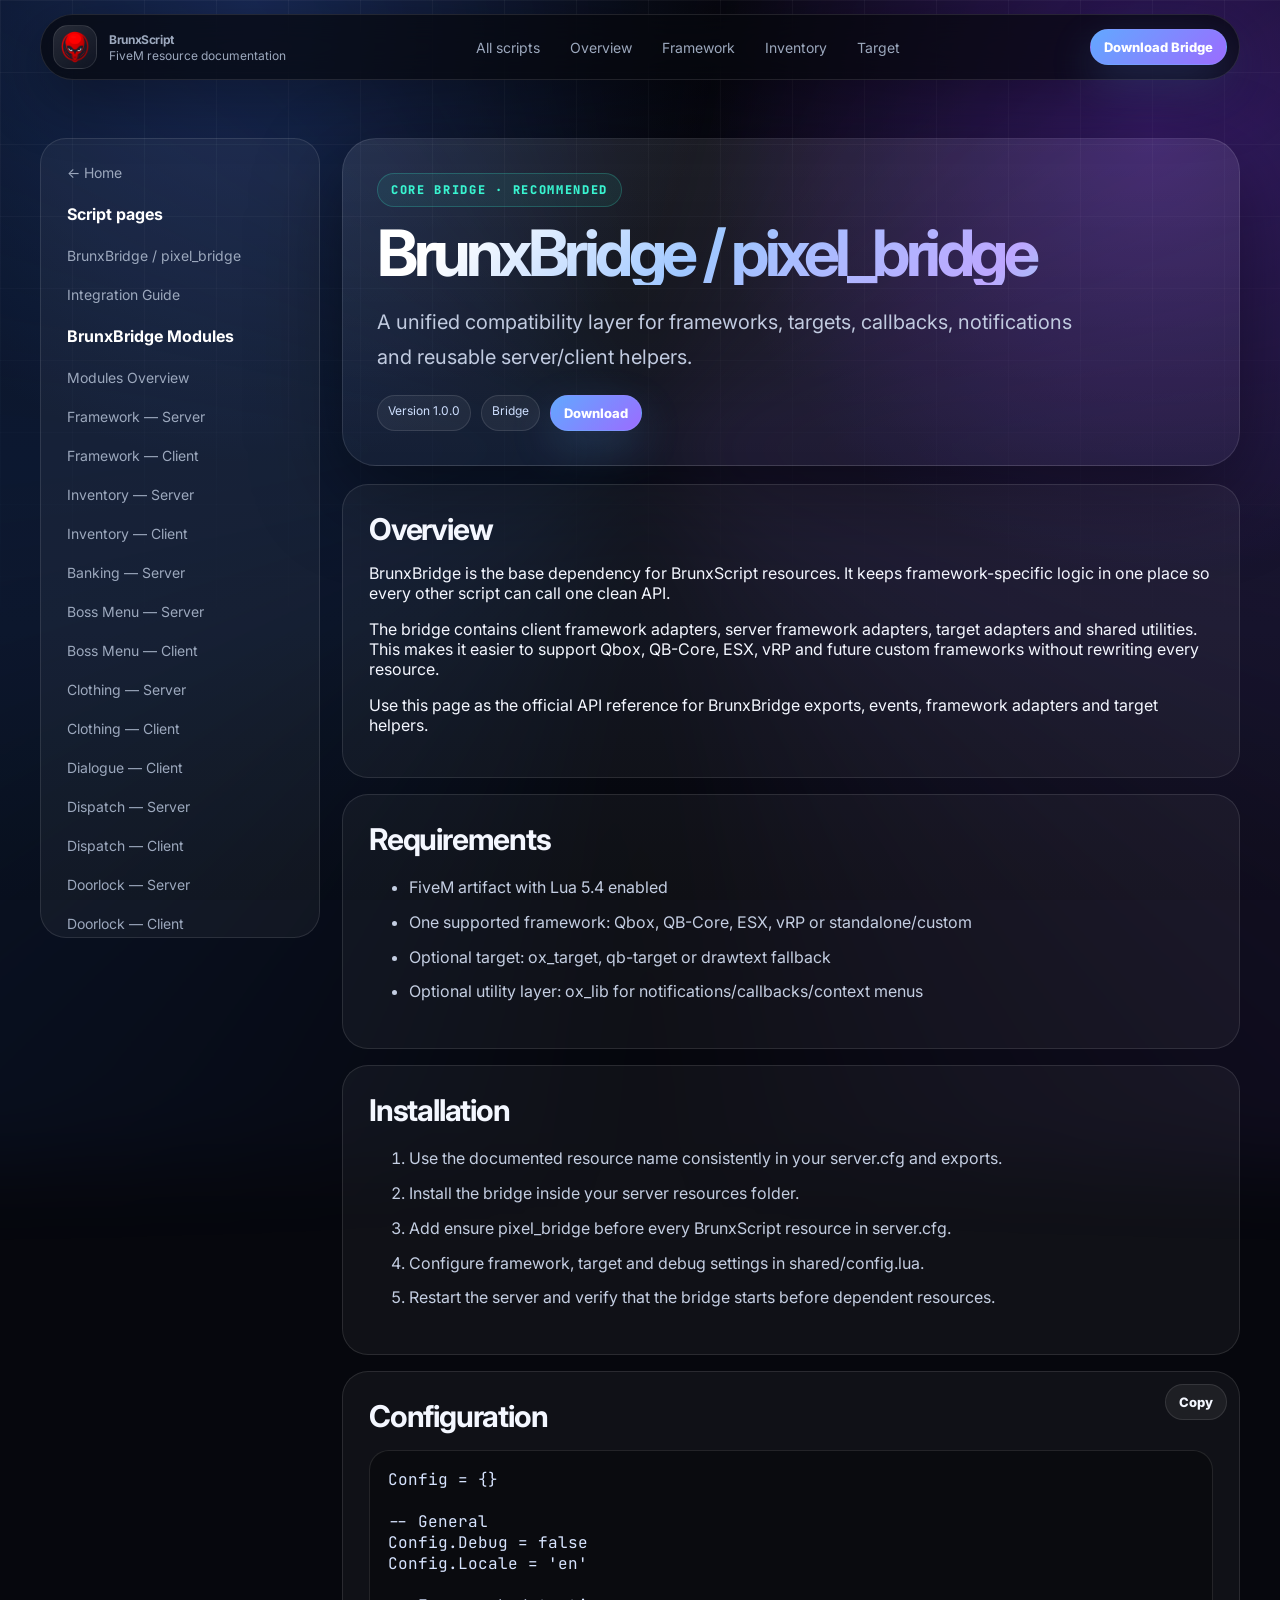
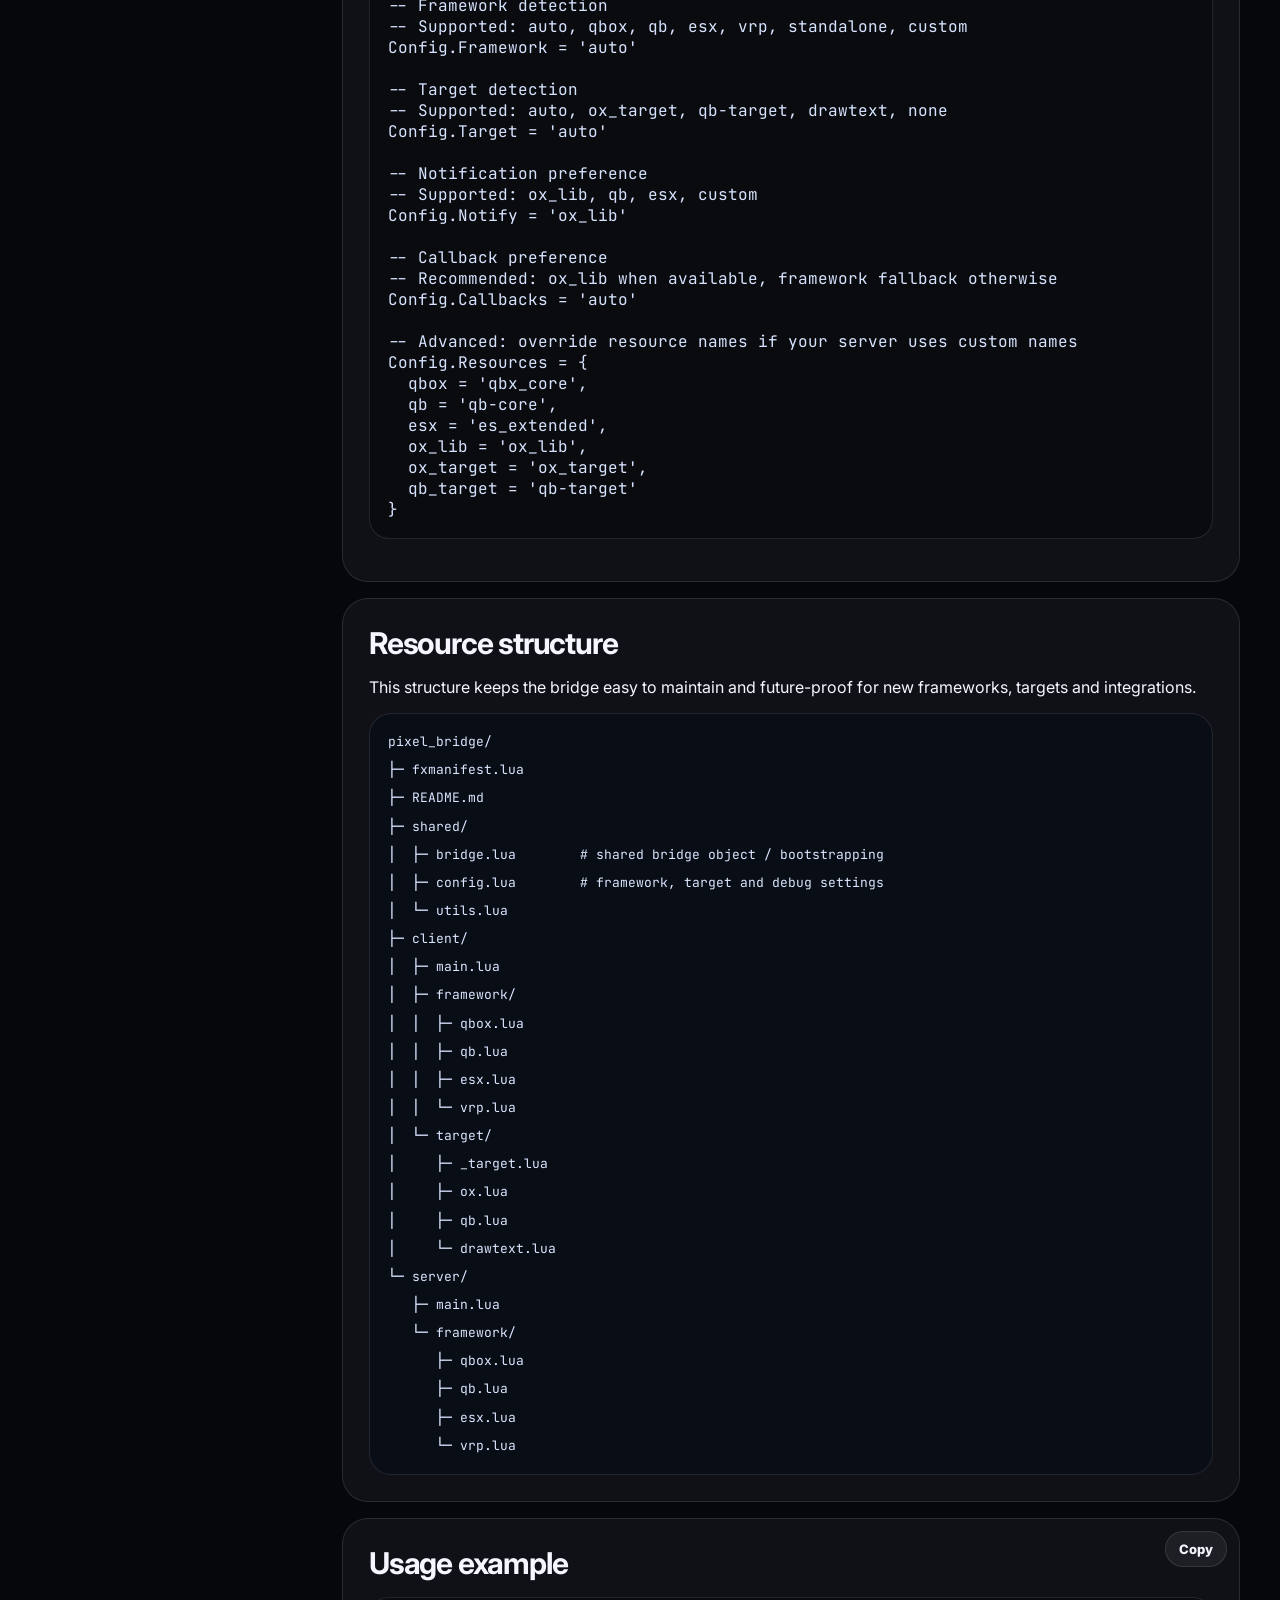
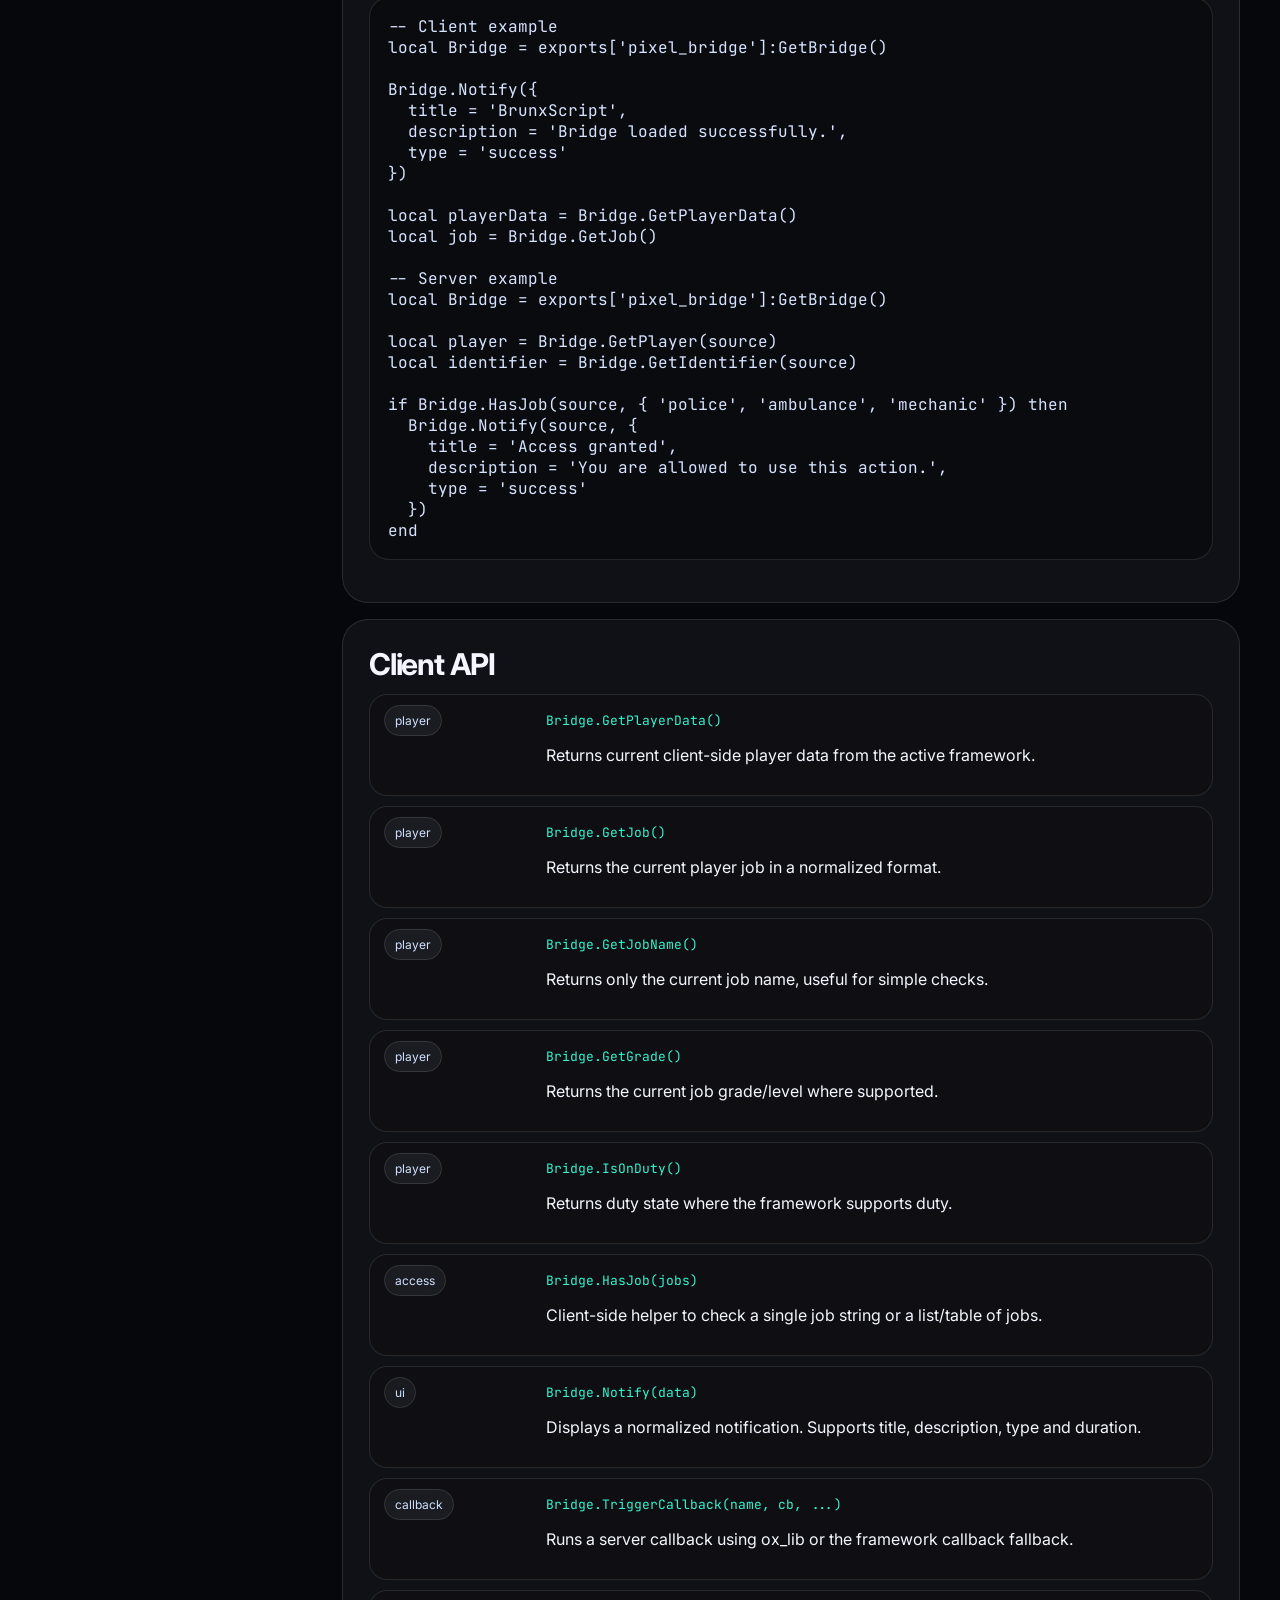
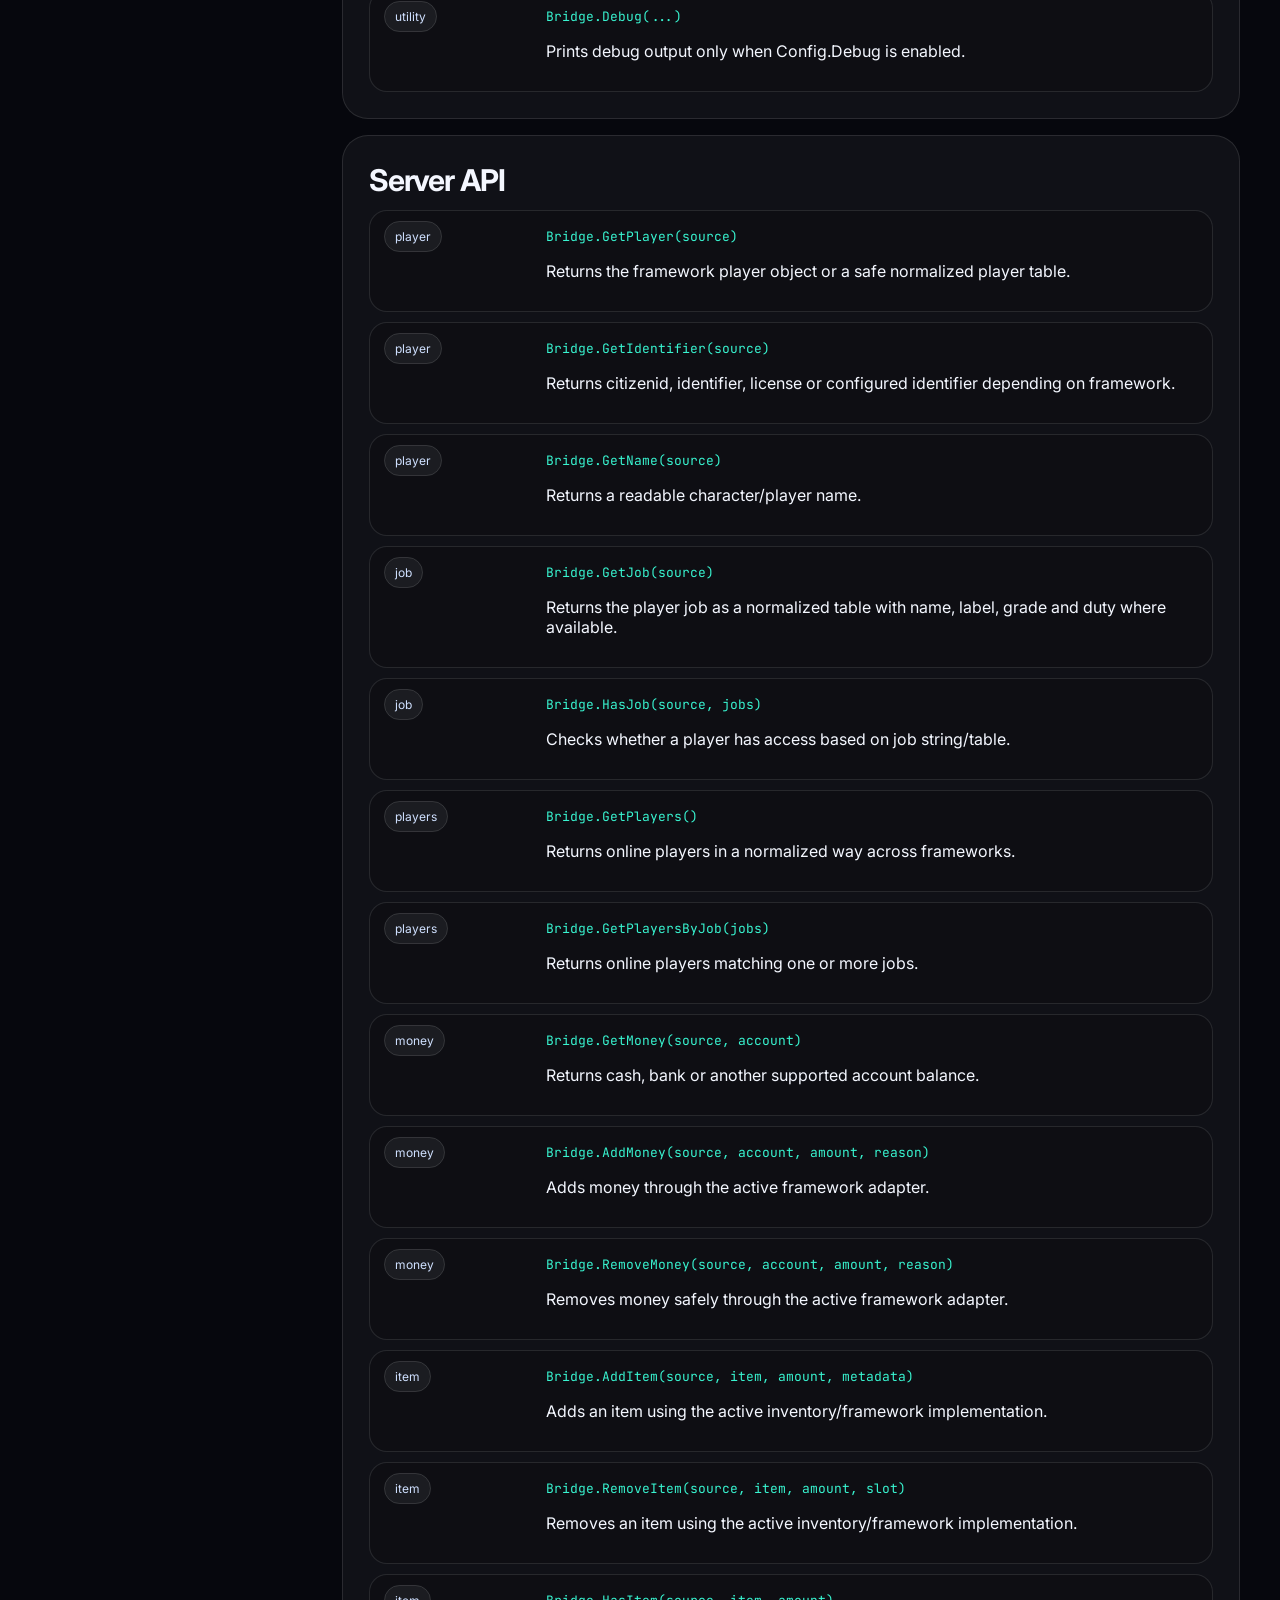
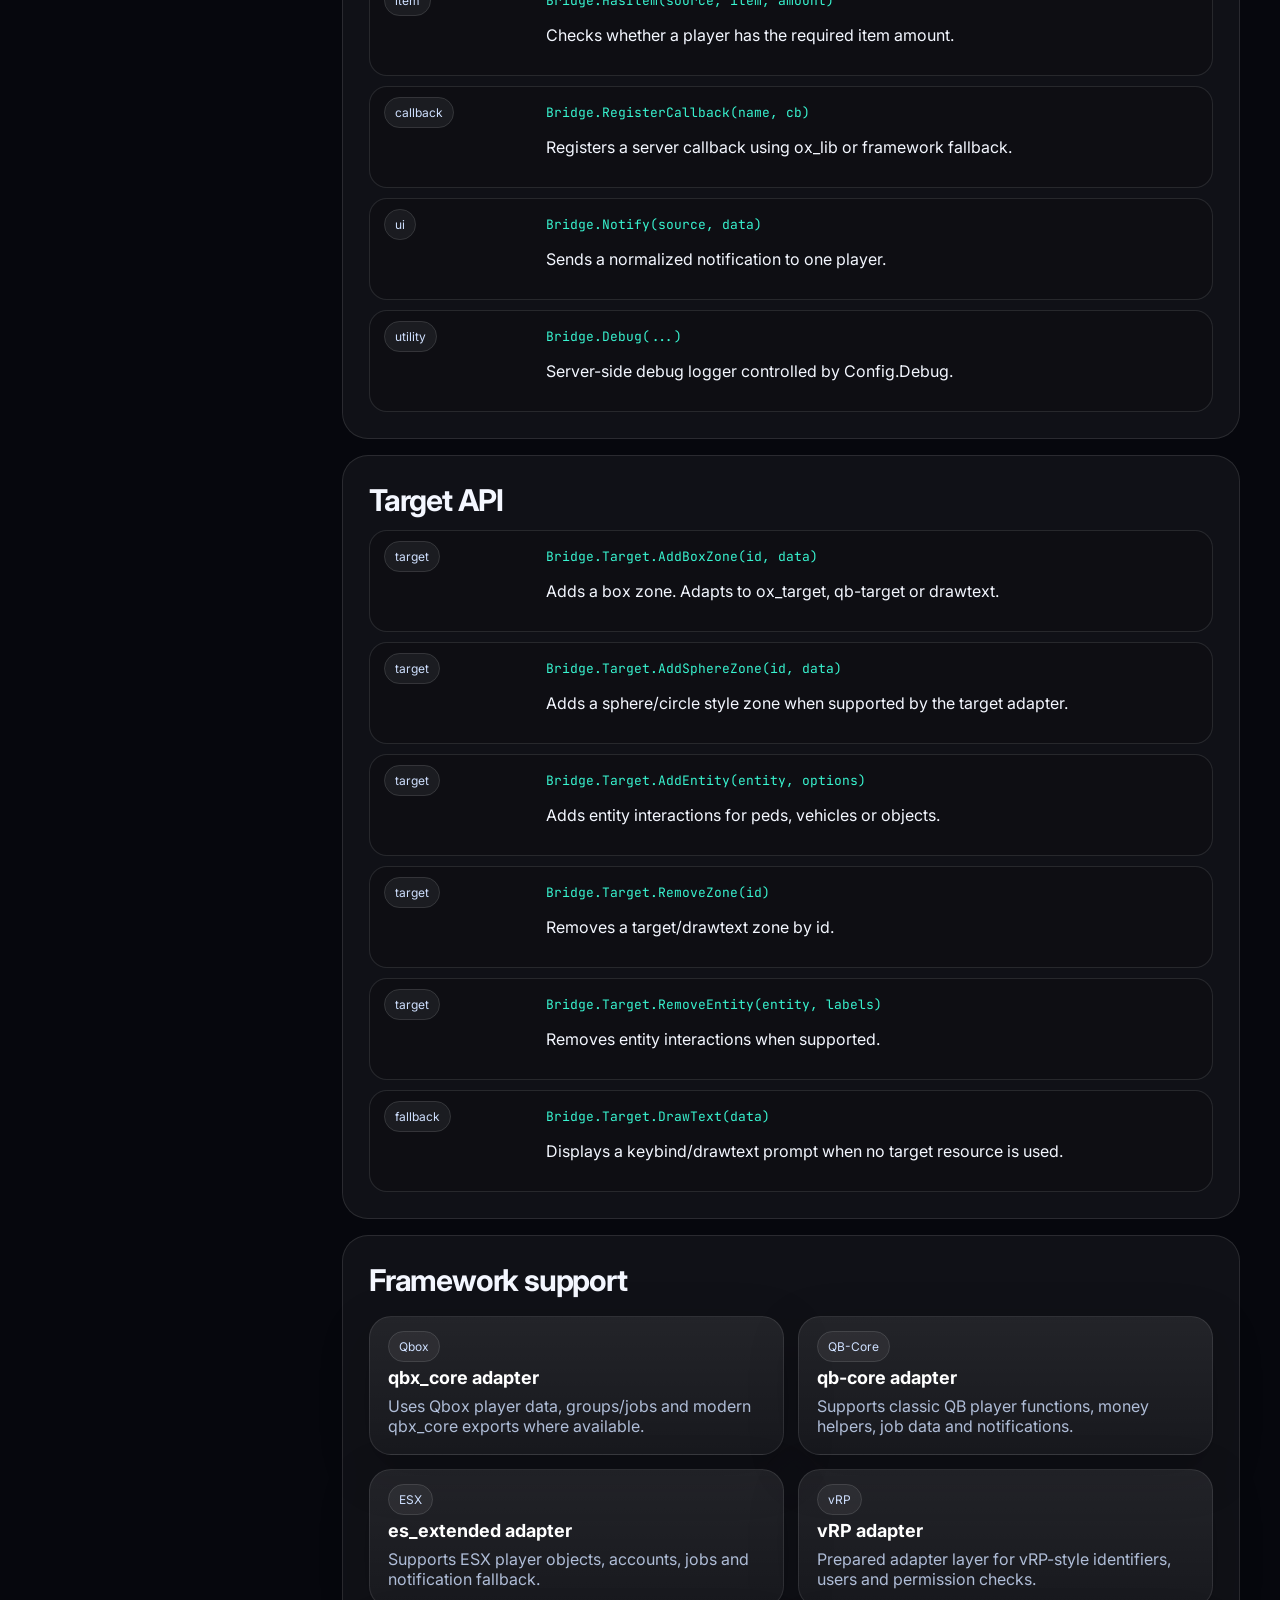
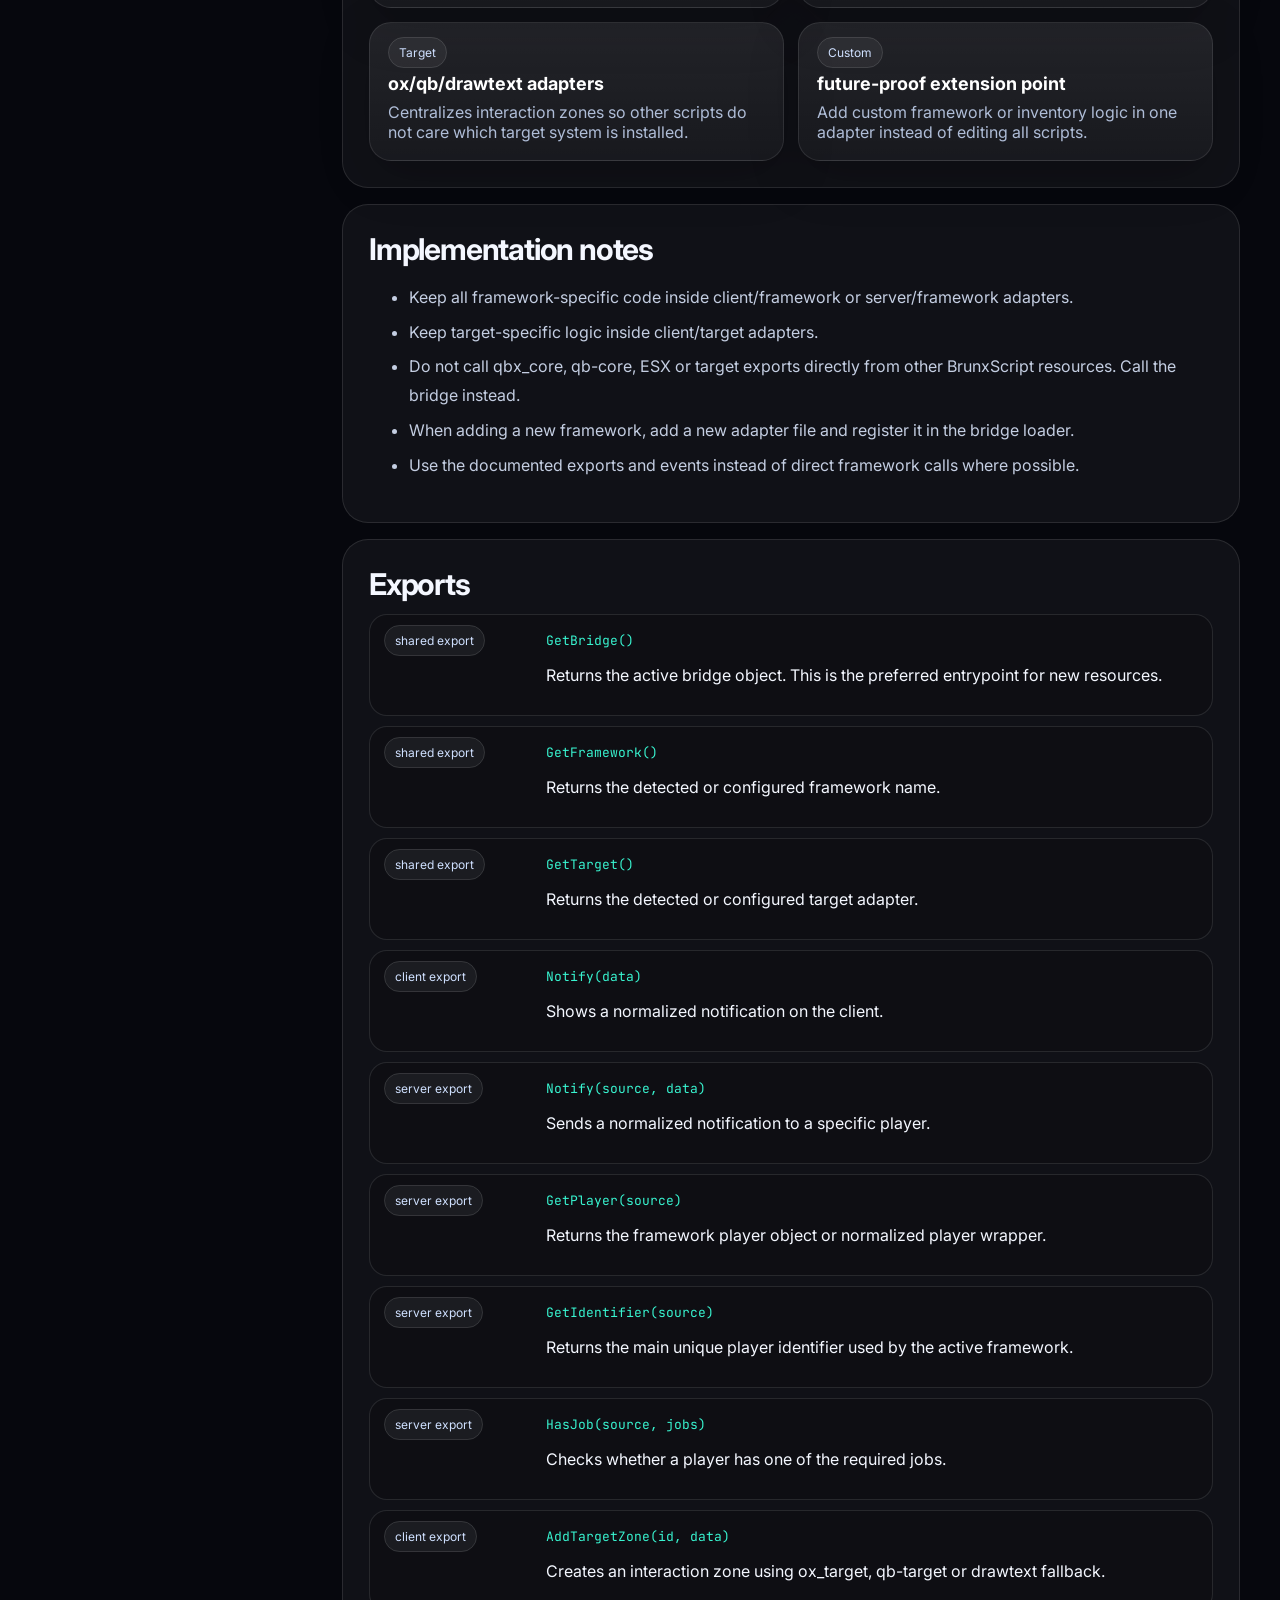
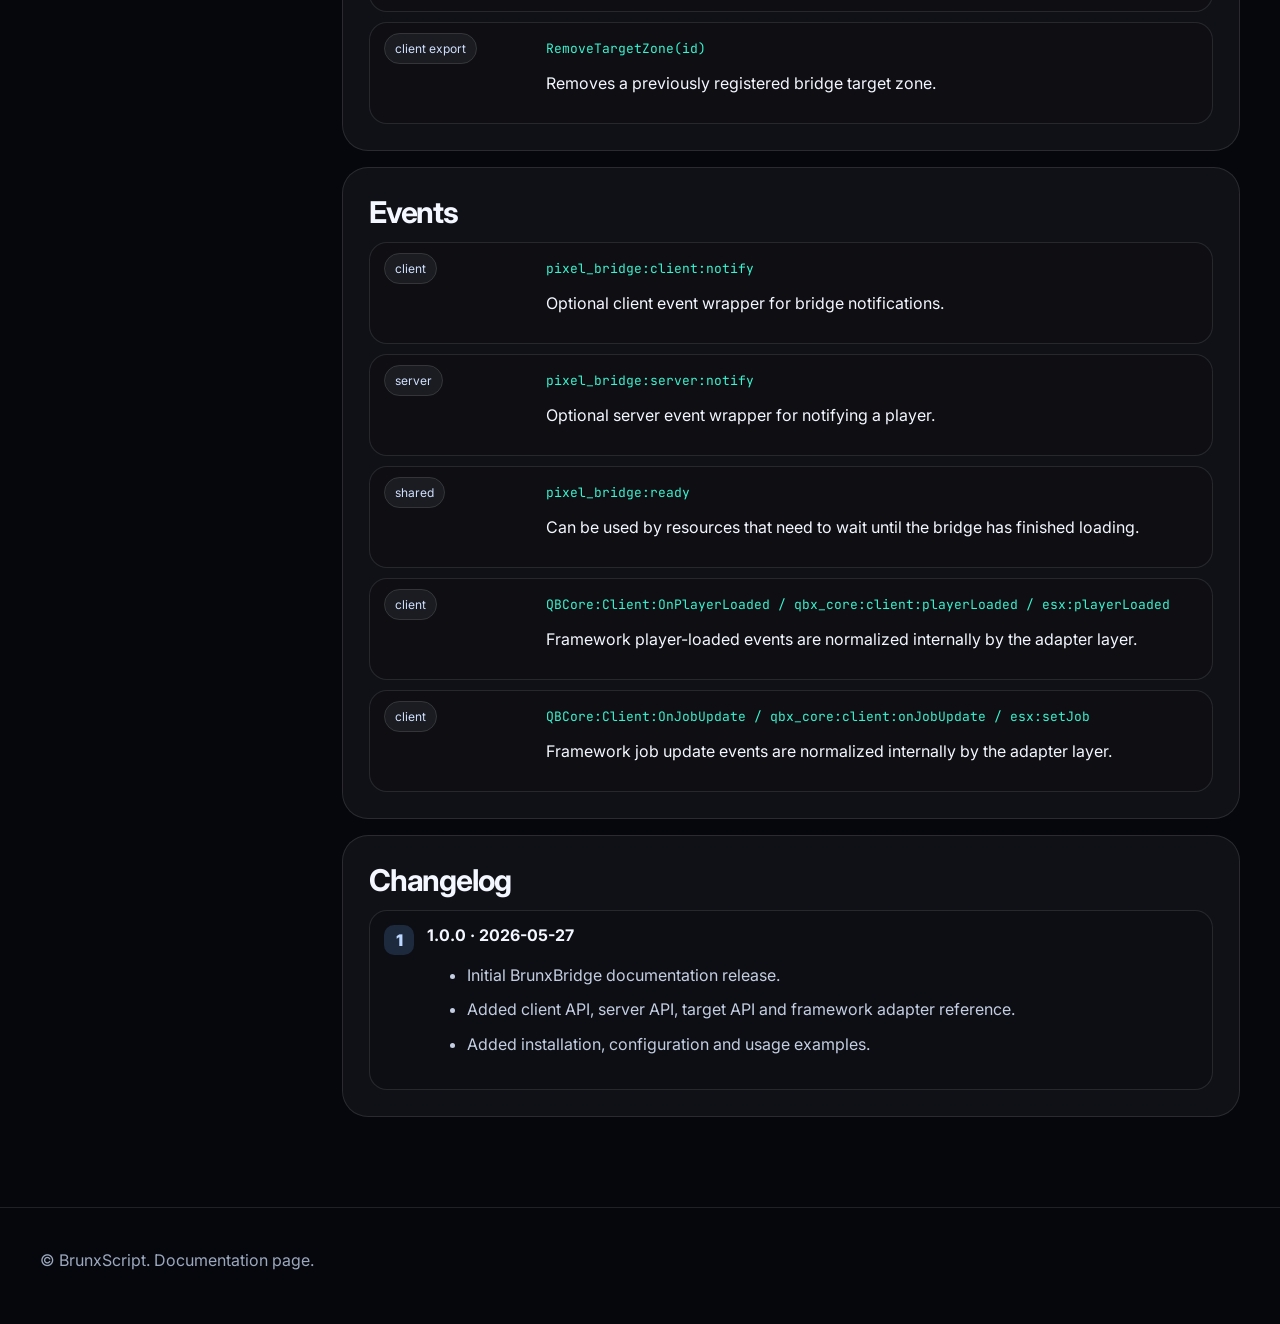
<file: docs/brunxbridge.html>
<!doctype html>
<html lang="en">

<head>
  <meta charset="UTF-8" />
  <meta name="viewport" content="width=device-width, initial-scale=1.0" />
  <meta name="description" content="BrunxBridge modules documentation for BrunxScript." />
  <title>BrunxBridge Modules | BrunxScript Docs</title>
  <link rel="preconnect" href="https://fonts.googleapis.com">
  <link rel="preconnect" href="https://fonts.gstatic.com" crossorigin>
  <link
    href="https://fonts.googleapis.com/css2?family=Inter:wght@400;500;700;800;900&family=JetBrains+Mono:wght@500;700&display=swap"
    rel="stylesheet">
  <link rel="stylesheet" href="../assets/css/style.css" />

  <style>
    .api-grid {
      display: grid;
      grid-template-columns: repeat(auto-fit, minmax(220px, 1fr));
      gap: 10px;
      margin: 18px 0
    }

    .api-card {
      padding: 12px;
      border: 1px solid rgba(255, 255, 255, .1);
      border-radius: 12px;
      background: rgba(255, 255, 255, .035);
      display: flex;
      justify-content: space-between;
      gap: 10px;
      align-items: center
    }

    .api-card code {
      font-family: "JetBrains Mono", monospace;
      color: #fff
    }

    .api-card span,
    .pill {
      font-size: 12px;
      color: #9aa6b2
    }

    .pill {
      display: inline-flex;
      padding: 6px 10px;
      border: 1px solid rgba(255, 255, 255, .12);
      border-radius: 999px;
      background: rgba(255, 255, 255, .05);
      margin-bottom: 8px
    }

    .doc-section {
      scroll-margin-top: 90px
    }

    .section-head h2 {
      margin-top: 4px
    }

    .warning {
      border: 1px solid rgba(255, 198, 41, .25);
      background: rgba(255, 198, 41, .08);
      padding: 14px 16px;
      border-radius: 14px
    }

    .module-table {
      width: 100%;
      border-collapse: collapse;
      margin: 20px 0
    }

    .module-table th,
    .module-table td {
      border-bottom: 1px solid rgba(255, 255, 255, .09);
      padding: 12px;
      vertical-align: top;
      text-align: left
    }

    .module-table th {
      color: #fff
    }

    .module-table td {
      color: #b8c2cc
    }

    .module-table a {
      color: #fff
    }

    pre {
      overflow: auto
    }

    .sidebar {
      max-height: calc(100vh - 100px);
      overflow: auto
    }

    .doc h1 {
      font-size: clamp(34px, 5vw, 64px);
      line-height: 1;
      margin-bottom: 14px
    }

    .hero-note {
      font-size: 18px;
      color: #b8c2cc
    }

    .doc code {
      font-family: "JetBrains Mono", monospace
    }
  </style>

</head>

<body data-page="brunxbridge-modules" data-base="../">
  <div class="bg"></div>
  <header class="header">
    <a class="brand" href="../index.html">
      <img class="brand-logo js-logo" alt="BrunxScript logo">
      <span><strong class="js-brand-name">BrunxScript</strong><span class="js-brand-tagline">Documentation</span></span>
    </a>
    <nav class="nav">
      <a href="../index.html#scripts">All scripts</a>
      <a href="#overview">Overview</a>
      <a href="#framework-server">Framework</a>
      <a href="#inventory-server">Inventory</a>
      <a href="#target-client">Target</a>
    </nav>
    <a class="btn small js-bridge-download"
      href="https://github.com/brunxscripts/brunx_bridge/archive/refs/heads/main.zip">Download Bridge</a>
    <button class="hamb" type="button">Menu</button>
  </header>
  <main class="container docs-layout">
    <aside class="sidebar">
      <a href="../index.html">← Home</a>
      <strong style="display:block;padding:12px;color:#fff">Script pages</strong>
      <div class="js-script-nav"></div>
      <strong style="display:block;padding:12px;color:#fff">BrunxBridge Modules</strong>
      <a href="#overview">Modules Overview</a>
      <a href="#framework-server">Framework — Server</a>
      <a href="#framework-client">Framework — Client</a>
      <a href="#inventory-server">Inventory — Server</a>
      <a href="#inventory-client">Inventory — Client</a>
      <a href="#banking-server">Banking — Server</a>
      <a href="#bossmenu-server">Boss Menu — Server</a>
      <a href="#bossmenu-client">Boss Menu — Client</a>
      <a href="#clothing-server">Clothing — Server</a>
      <a href="#clothing-client">Clothing — Client</a>
      <a href="#dialogue-client">Dialogue — Client</a>
      <a href="#dispatch-server">Dispatch — Server</a>
      <a href="#dispatch-client">Dispatch — Client</a>
      <a href="#doorlock-server">Doorlock — Server</a>
      <a href="#doorlock-client">Doorlock — Client</a>
      <a href="#fuel-client">Fuel — Client</a>
      <a href="#helptext-server">HelpText — Server</a>
      <a href="#helptext-client">HelpText — Client</a>
      <a href="#housing-client">Housing — Client</a>
      <a href="#input-client">Input — Client</a>
      <a href="#locales-shared">Locales — Shared</a>
      <a href="#menu-client">Menu — Client</a>
      <a href="#notify-server">Notify — Server</a>
      <a href="#notify-client">Notify — Client</a>
      <a href="#phone-server">Phone — Server</a>
      <a href="#phone-client">Phone — Client</a>
      <a href="#progressbar-client">Progress Bar — Client</a>
      <a href="#shops-server">Shops — Server</a>
      <a href="#shops-client">Shops — Client</a>
      <a href="#skills-server">Skills — Server</a>
      <a href="#skills-client">Skills — Client</a>
      <a href="#target-client">Target — Client</a>
      <a href="#vehiclekey-client">Vehicle Key — Client</a>
      <a href="#version-server">Version — Server</a>
      <a href="#weather-client">Weather — Client</a>
      <a href="#zones-client">Zones — Client</a>
    </aside>
    <article class="doc" id="docRoot">
      <section class="doc-section" id="top">
        <p class="eyebrow">Core Bridge · Modules API</p>
        <h1>BrunxBridge Modules</h1>
        <p class="hero-note">Complete module reference converted from Community Bridge style documentation to
          BrunxBridge / <code>brnx_bridge</code> usage.</p>
        <div class="warning"><strong>Belangrijk:</strong> gebruik in resources
          <code>exports['brnx_bridge']:Bridge()</code> en module calls via <code>Bridge.Module.Function()</code>.
          Gebruik geen <code>community_bridge</code> resource name.
        </div>
      </section>

      <section class="doc-section" id="module-list">
        <h2>Available Modules</h2>
        <table class="module-table">
          <thead>
            <tr>
              <th>Module</th>
              <th>Page</th>
              <th>Side</th>
              <th>Purpose</th>
            </tr>
          </thead>
          <tbody>
            <tr>
              <td><a href="#framework-server">Framework</a></td>
              <td>Framework — Server</td>
              <td>Server</td>
              <td>Server-side spelerdata, jobs, duty, metadata, accounts, stress/hunger/thirst, revive en job counts.
              </td>
            </tr>
            <tr>
              <td><a href="#framework-client">Framework</a></td>
              <td>Framework — Client</td>
              <td>Client</td>
              <td>Client-side player state, player job data, metadata, inventory fallbacks, account balance, death
                state, vehicle props and job counts.</td>
            </tr>
            <tr>
              <td><a href="#inventory-server">Inventory</a></td>
              <td>Inventory — Server</td>
              <td>Server</td>
              <td>Server-side inventory functies voor items, metadata, stashes, shops, trunks en player inventory
                management.</td>
            </tr>
            <tr>
              <td><a href="#inventory-client">Inventory</a></td>
              <td>Inventory — Client</td>
              <td>Client</td>
              <td>Client-side item checks, item counts, player inventory, registered items and image helpers.</td>
            </tr>
            <tr>
              <td><a href="#banking-server">Banking</a></td>
              <td>Banking — Server</td>
              <td>Server</td>
              <td>Server-side account money management.</td>
            </tr>
            <tr>
              <td><a href="#bossmenu-server">BossMenu</a></td>
              <td>Boss Menu — Server</td>
              <td>Server</td>
              <td>Open boss menu flows from server-side code for a target source and job.</td>
            </tr>
            <tr>
              <td><a href="#bossmenu-client">BossMenu</a></td>
              <td>Boss Menu — Client</td>
              <td>Client</td>
              <td>Open boss menu flows from client-side code.</td>
            </tr>
            <tr>
              <td><a href="#clothing-server">Clothing</a></td>
              <td>Clothing — Server</td>
              <td>Server</td>
              <td>Server-side appearance read/write helpers.</td>
            </tr>
            <tr>
              <td><a href="#clothing-client">Clothing</a></td>
              <td>Clothing — Client</td>
              <td>Client</td>
              <td>Client-side appearance menu and appearance read/write helpers.</td>
            </tr>
            <tr>
              <td><a href="#dialogue-client">Dialogue</a></td>
              <td>Dialogue — Client</td>
              <td>Client</td>
              <td>NPC dialogue module with branching conversations and selectable responses.</td>
            </tr>
            <tr>
              <td><a href="#dispatch-server">Dispatch</a></td>
              <td>Dispatch — Server</td>
              <td>Server</td>
              <td>Send dispatch alerts from server-side resources.</td>
            </tr>
            <tr>
              <td><a href="#dispatch-client">Dispatch</a></td>
              <td>Dispatch — Client</td>
              <td>Client</td>
              <td>Send dispatch alerts from the client, including title, message, jobs, coords and blip settings.</td>
            </tr>
            <tr>
              <td><a href="#doorlock-server">Doorlock</a></td>
              <td>Doorlock — Server</td>
              <td>Server</td>
              <td>Toggle a door lock state from the server.</td>
            </tr>
            <tr>
              <td><a href="#doorlock-client">Doorlock</a></td>
              <td>Doorlock — Client</td>
              <td>Client</td>
              <td>Read closest door information from the client.</td>
            </tr>
            <tr>
              <td><a href="#fuel-client">Fuel</a></td>
              <td>Fuel — Client</td>
              <td>Client</td>
              <td>Client-side vehicle fuel getter/setter.</td>
            </tr>
            <tr>
              <td><a href="#helptext-server">HelpText</a></td>
              <td>HelpText — Server</td>
              <td>Server</td>
              <td>Show or hide help text for a specific player.</td>
            </tr>
            <tr>
              <td><a href="#helptext-client">HelpText</a></td>
              <td>HelpText — Client</td>
              <td>Client</td>
              <td>Show or hide help text for the local player.</td>
            </tr>
            <tr>
              <td><a href="#housing-client">Housing</a></td>
              <td>Housing — Client</td>
              <td>Client</td>
              <td>Housing integration events for entering/exiting properties.</td>
            </tr>
            <tr>
              <td><a href="#input-client">Input</a></td>
              <td>Input — Client</td>
              <td>Client</td>
              <td>Input dialog prompts with ox_lib/lation/qb-input compatible formats.</td>
            </tr>
            <tr>
              <td><a href="#locales-shared">Locales</a></td>
              <td>Locales — Shared</td>
              <td>Shared</td>
              <td>Localized string translations through JSON locale files.</td>
            </tr>
            <tr>
              <td><a href="#menu-client">Menu</a></td>
              <td>Menu — Client</td>
              <td>Client</td>
              <td>Client-side context/list menu wrapper.</td>
            </tr>
            <tr>
              <td><a href="#notify-server">Notify</a></td>
              <td>Notify — Server</td>
              <td>Server</td>
              <td>Send normalized notifications to a specific player.</td>
            </tr>
            <tr>
              <td><a href="#notify-client">Notify</a></td>
              <td>Notify — Client</td>
              <td>Client</td>
              <td>Send normalized notifications to the local player.</td>
            </tr>
            <tr>
              <td><a href="#phone-server">Phone</a></td>
              <td>Phone — Server</td>
              <td>Server</td>
              <td>Phone resource detection, player phone lookup and server-side emails.</td>
            </tr>
            <tr>
              <td><a href="#phone-client">Phone</a></td>
              <td>Phone — Client</td>
              <td>Client</td>
              <td>Phone resource detection and client-side email sending.</td>
            </tr>
            <tr>
              <td><a href="#progressbar-client">ProgressBar</a></td>
              <td>Progress Bar — Client</td>
              <td>Client</td>
              <td>Client-side progressbar wrapper with duration, cancel, disable, anim and prop options.</td>
            </tr>
            <tr>
              <td><a href="#shops-server">Shops</a></td>
              <td>Shops — Server</td>
              <td>Server</td>
              <td>Register and open shop definitions from the server.</td>
            </tr>
            <tr>
              <td><a href="#shops-client">Shops</a></td>
              <td>Shops — Client</td>
              <td>Client</td>
              <td>Open a shop definition from the client.</td>
            </tr>
            <tr>
              <td><a href="#skills-server">Skills</a></td>
              <td>Skills — Server</td>
              <td>Server</td>
              <td>Server-side XP and skill levels, including creation, read, add, set and XP formula helpers.</td>
            </tr>
            <tr>
              <td><a href="#skills-client">Skills</a></td>
              <td>Skills — Client</td>
              <td>Client</td>
              <td>Client-side skill read helpers and local skill definition creation.</td>
            </tr>
            <tr>
              <td><a href="#target-client">Target</a></td>
              <td>Target — Client</td>
              <td>Client</td>
              <td>Targeting wrapper for zones, entities, models, global player/vehicle options and interaction
                utilities.</td>
            </tr>
            <tr>
              <td><a href="#vehiclekey-client">VehicleKey</a></td>
              <td>Vehicle Key — Client</td>
              <td>Client</td>
              <td>Client-side vehicle key give/remove helper.</td>
            </tr>
            <tr>
              <td><a href="#version-server">Version</a></td>
              <td>Version — Server</td>
              <td>Server</td>
              <td>Internal version checking at resource startup. No public API is exposed.</td>
            </tr>
            <tr>
              <td><a href="#weather-client">Weather</a></td>
              <td>Weather — Client</td>
              <td>Client</td>
              <td>Client-side weather sync toggle.</td>
            </tr>
            <tr>
              <td><a href="#zones-client">Zones</a></td>
              <td>Zones — Client</td>
              <td>Client</td>
              <td>Zone creation and management wrapper for box, sphere and poly zones.</td>
            </tr>
          </tbody>
        </table>
      </section>


      <section id="overview" class="doc-section">
        <div class="section-head">
          <span class="pill">Client &amp; Server</span>
          <h2>Modules Overview</h2>
        </div>
        <p>Modules zijn bridge API’s die framework/resource-specifieke logica achter één interface zetten. Gebruik ze
          vanuit BrunxBridge in plaats van directe framework calls.</p>




        <h3>Voorbeeld</h3>
        <pre><code>local Bridge = exports[&#x27;brnx_bridge&#x27;]:Bridge()

Bridge.Framework.GetPlayerName()
Bridge.Inventory.AddItem(source, &#x27;bread&#x27;, 1)
Bridge.Notify.SendNotification(source, &#x27;BrunxScript&#x27;, &#x27;Actie gelukt.&#x27;, &#x27;success&#x27;, 5000)

local Inventory = exports[&#x27;brnx_bridge&#x27;]:Inventory()
Inventory.AddItem(source, &#x27;bread&#x27;, 1)</code></pre>
      </section>

      <section id="framework-server" class="doc-section">
        <div class="section-head">
          <span class="pill">Server</span>
          <h2>Framework — Server</h2>
        </div>
        <p>Server-side spelerdata, jobs, duty, metadata, accounts, stress/hunger/thirst, revive en job counts.</p>
        <div class="api-grid">
          <div class="api-card"><code>GetResourceName</code><span>Server</span></div>
          <div class="api-card"><code>GetIsFrameworkAdmin</code><span>Server</span></div>
          <div class="api-card"><code>GetPlayerIdentifier</code><span>Server</span></div>
          <div class="api-card"><code>GetPlayer</code><span>Server</span></div>
          <div class="api-card"><code>GetPlayerByIdentifier</code><span>Server</span></div>
          <div class="api-card"><code>GetPlayerSource</code><span>Server</span></div>
          <div class="api-card"><code>GetFrameworkJobs</code><span>Server</span></div>
          <div class="api-card"><code>GetPlayerName</code><span>Server</span></div>
          <div class="api-card"><code>GetPlayerDob</code><span>Server</span></div>
          <div class="api-card"><code>GetPlayers</code><span>Server</span></div>
          <div class="api-card"><code>GetPlayerJobData</code><span>Server</span></div>
          <div class="api-card"><code>GetPlayerDuty</code><span>Server</span></div>
          <div class="api-card"><code>SetPlayerDuty</code><span>Server</span></div>
          <div class="api-card"><code>SetPlayerJob</code><span>Server</span></div>
          <div class="api-card"><code>GetPlayerPhone</code><span>Server</span></div>
          <div class="api-card"><code>GetPlayerGang</code><span>Server</span></div>
          <div class="api-card"><code>GetPlayersByJob</code><span>Server</span></div>
          <div class="api-card"><code>GetPlayerMetadata</code><span>Server</span></div>
          <div class="api-card"><code>SetPlayerMetadata</code><span>Server</span></div>
          <div class="api-card"><code>AddStress</code><span>Server</span></div>
          <div class="api-card"><code>RemoveStress</code><span>Server</span></div>
          <div class="api-card"><code>AddHunger</code><span>Server</span></div>
          <div class="api-card"><code>AddThirst</code><span>Server</span></div>
          <div class="api-card"><code>GetHunger</code><span>Server</span></div>
          <div class="api-card"><code>GetThirst</code><span>Server</span></div>
          <div class="api-card"><code>GetIsPlayerDead</code><span>Server</span></div>
          <div class="api-card"><code>RevivePlayer</code><span>Server</span></div>
          <div class="api-card"><code>AddAccountBalance</code><span>Server</span></div>
          <div class="api-card"><code>RemoveAccountBalance</code><span>Server</span></div>
          <div class="api-card"><code>GetAccountBalance</code><span>Server</span></div>
          <div class="api-card"><code>GetJobCount</code><span>Server</span></div>
          <div class="api-card"><code>GetJobCountTotal</code><span>Server</span></div>
          <div class="api-card"><code>GetPlayerSourcesByJob</code><span>Server</span></div>
          <div class="api-card"><code>AddJobCount</code><span>Server</span></div>
          <div class="api-card"><code>SearchJobCountBySource</code><span>Server</span></div>
          <div class="api-card"><code>RemoveJobCount</code><span>Server</span></div>
        </div>
        <h3>Events</h3>
        <ul>
          <li><code>brnx_bridge:Server:OnPlayerLoaded</code></li>
          <li><code>brnx_bridge:Server:OnPlayerUnload</code></li>
          <li><code>brnx_bridge:Server:OnPlayerJobChange</code></li>
        </ul>


        <h3>Voorbeeld</h3>
        <pre><code>local Bridge = exports[&#x27;brnx_bridge&#x27;]:Bridge()

local player = Bridge.Framework.GetPlayer(source)
local job = Bridge.Framework.GetPlayerJobData(source)
local isPolice = job and job.name == &#x27;police&#x27;</code></pre>
      </section>

      <section id="framework-client" class="doc-section">
        <div class="section-head">
          <span class="pill">Client</span>
          <h2>Framework — Client</h2>
        </div>
        <p>Client-side player state, player job data, metadata, inventory fallbacks, account balance, death state,
          vehicle props and job counts.</p>
        <div class="api-grid">
          <div class="api-card"><code>GetResourceName</code><span>Client</span></div>
          <div class="api-card"><code>GetIsPlayerLoaded</code><span>Client</span></div>
          <div class="api-card"><code>GetPlayerIdentifier</code><span>Client</span></div>
          <div class="api-card"><code>GetPlayerName</code><span>Client</span></div>
          <div class="api-card"><code>GetPlayerJobData</code><span>Client</span></div>
          <div class="api-card"><code>GetPlayerDob</code><span>Client</span></div>
          <div class="api-card"><code>GetPlayerMetaData</code><span>Client</span></div>
          <div class="api-card"><code>GetHunger</code><span>Client</span></div>
          <div class="api-card"><code>GetThirst</code><span>Client</span></div>
          <div class="api-card"><code>HasItem</code><span>Client</span></div>
          <div class="api-card"><code>GetItemCount</code><span>Client</span></div>
          <div class="api-card"><code>GetPlayerInventory</code><span>Client</span></div>
          <div class="api-card"><code>GetAccountBalance</code><span>Client</span></div>
          <div class="api-card"><code>GetIsPlayerDead</code><span>Client</span></div>
          <div class="api-card"><code>GetVehicleProperties</code><span>Client</span></div>
          <div class="api-card"><code>SetVehicleProperties</code><span>Client</span></div>
          <div class="api-card"><code>GetJobCount</code><span>Client</span></div>
          <div class="api-card"><code>GetJobCountTotal</code><span>Client</span></div>
        </div>
        <h3>Events</h3>
        <ul>
          <li><code>brnx_bridge:Client:OnPlayerLoaded</code></li>
          <li><code>brnx_bridge:Client:OnPlayerUnload</code></li>
          <li><code>brnx_bridge:Client:OnPlayerJobUpdate</code></li>
        </ul>
        <h3>Deprecated</h3>
        <p>Gebruik deze alleen voor backwards compatibility:</p>
        <ul>
          <li><code>GetPlayerJob</code></li>
        </ul>

        <h3>Voorbeeld</h3>
        <pre><code>local Bridge = exports[&#x27;brnx_bridge&#x27;]:Bridge()

local loaded = Bridge.Framework.GetIsPlayerLoaded()
local job = Bridge.Framework.GetPlayerJobData()
local name = Bridge.Framework.GetPlayerName()</code></pre>
      </section>

      <section id="inventory-server" class="doc-section">
        <div class="section-head">
          <span class="pill">Server</span>
          <h2>Inventory — Server</h2>
        </div>
        <p>Server-side inventory functies voor items, metadata, stashes, shops, trunks en player inventory management.
        </p>
        <div class="api-grid">
          <div class="api-card"><code>GetResourceName</code><span>Server</span></div>
          <div class="api-card"><code>AddItem</code><span>Server</span></div>
          <div class="api-card"><code>RemoveItem</code><span>Server</span></div>
          <div class="api-card"><code>GetItemCount</code><span>Server</span></div>
          <div class="api-card"><code>HasItem</code><span>Server</span></div>
          <div class="api-card"><code>CanCarryItem</code><span>Server</span></div>
          <div class="api-card"><code>GetPlayerInventory</code><span>Server</span></div>
          <div class="api-card"><code>GetItemBySlot</code><span>Server</span></div>
          <div class="api-card"><code>SetMetadata</code><span>Server</span></div>
          <div class="api-card"><code>GetItemInfo</code><span>Server</span></div>
          <div class="api-card"><code>Items</code><span>Server</span></div>
          <div class="api-card"><code>OpenStash</code><span>Server</span></div>
          <div class="api-card"><code>RegisterStash</code><span>Server</span></div>
          <div class="api-card"><code>ClearStash</code><span>Server</span></div>
          <div class="api-card"><code>UpdatePlate</code><span>Server</span></div>
          <div class="api-card"><code>OpenShop</code><span>Server</span></div>
          <div class="api-card"><code>RegisterShop</code><span>Server</span></div>
          <div class="api-card"><code>AddTrunkItems</code><span>Server</span></div>
          <div class="api-card"><code>OpenPlayerInventory</code><span>Server</span></div>
          <div class="api-card"><code>GetImagePath</code><span>Server</span></div>
          <div class="api-card"><code>StripPNG</code><span>Server</span></div>
          <div class="api-card"><code>StripWebp</code><span>Server</span></div>
        </div>



        <h3>Voorbeeld</h3>
        <pre><code>local Bridge = exports[&#x27;brnx_bridge&#x27;]:Bridge()

if Bridge.Inventory.HasItem(source, &#x27;hacking_laptop&#x27;, 1) then
    Bridge.Inventory.RemoveItem(source, &#x27;hacking_laptop&#x27;, 1)
    Bridge.Inventory.AddItem(source, &#x27;chimera_vial&#x27;, 1, { quality = 100 })
end</code></pre>
      </section>

      <section id="inventory-client" class="doc-section">
        <div class="section-head">
          <span class="pill">Client</span>
          <h2>Inventory — Client</h2>
        </div>
        <p>Client-side item checks, item counts, player inventory, registered items and image helpers.</p>
        <div class="api-grid">
          <div class="api-card"><code>GetResourceName</code><span>Client</span></div>
          <div class="api-card"><code>GetItemInfo</code><span>Client</span></div>
          <div class="api-card"><code>HasItem</code><span>Client</span></div>
          <div class="api-card"><code>GetItemCount</code><span>Client</span></div>
          <div class="api-card"><code>GetPlayerInventory</code><span>Client</span></div>
          <div class="api-card"><code>Items</code><span>Client</span></div>
          <div class="api-card"><code>GetImagePath</code><span>Client</span></div>
          <div class="api-card"><code>StripPNG</code><span>Client</span></div>
          <div class="api-card"><code>StripWebp</code><span>Client</span></div>
        </div>



        <h3>Voorbeeld</h3>
        <pre><code>local Bridge = exports[&#x27;brnx_bridge&#x27;]:Bridge()

local hasLaptop = Bridge.Inventory.HasItem(&#x27;hacking_laptop&#x27;, 1)
local count = Bridge.Inventory.GetItemCount(&#x27;bandage&#x27;)</code></pre>
      </section>

      <section id="banking-server" class="doc-section">
        <div class="section-head">
          <span class="pill">Server</span>
          <h2>Banking — Server</h2>
        </div>
        <p>Server-side account money management.</p>
        <div class="api-grid">
          <div class="api-card"><code>GetResourceName</code><span>Server</span></div>
          <div class="api-card"><code>GetAccountMoney</code><span>Server</span></div>
          <div class="api-card"><code>AddAccountMoney</code><span>Server</span></div>
          <div class="api-card"><code>RemoveAccountMoney</code><span>Server</span></div>
        </div>



        <h3>Voorbeeld</h3>
        <pre><code>local Bridge = exports[&#x27;brnx_bridge&#x27;]:Bridge()

local balance = Bridge.Banking.GetAccountMoney(&#x27;society_police&#x27;)
Bridge.Banking.AddAccountMoney(&#x27;society_police&#x27;, 5000)</code></pre>
      </section>

      <section id="bossmenu-server" class="doc-section">
        <div class="section-head">
          <span class="pill">Server</span>
          <h2>Boss Menu — Server</h2>
        </div>
        <p>Open boss menu flows from server-side code for a target source and job.</p>
        <div class="api-grid">
          <div class="api-card"><code>GetResourceName</code><span>Server</span></div>
          <div class="api-card"><code>OpenBossMenu</code><span>Server</span></div>
        </div>



        <h3>Voorbeeld</h3>
        <pre><code>local Bridge = exports[&#x27;brnx_bridge&#x27;]:Bridge()
Bridge.BossMenu.OpenBossMenu(source, &#x27;police&#x27;, &#x27;leo&#x27;)</code></pre>
      </section>

      <section id="bossmenu-client" class="doc-section">
        <div class="section-head">
          <span class="pill">Client</span>
          <h2>Boss Menu — Client</h2>
        </div>
        <p>Open boss menu flows from client-side code.</p>
        <div class="api-grid">
          <div class="api-card"><code>GetResourceName</code><span>Client</span></div>
          <div class="api-card"><code>OpenBossMenu</code><span>Client</span></div>
        </div>



        <h3>Voorbeeld</h3>
        <pre><code>local Bridge = exports[&#x27;brnx_bridge&#x27;]:Bridge()
Bridge.BossMenu.OpenBossMenu()</code></pre>
      </section>

      <section id="clothing-server" class="doc-section">
        <div class="section-head">
          <span class="pill">Server</span>
          <h2>Clothing — Server</h2>
        </div>
        <p>Server-side appearance read/write helpers.</p>
        <div class="api-grid">
          <div class="api-card"><code>GetResourceName</code><span>Server</span></div>
          <div class="api-card"><code>IsMale</code><span>Server</span></div>
          <div class="api-card"><code>GetAppearance</code><span>Server</span></div>
          <div class="api-card"><code>SetAppearance</code><span>Server</span></div>
          <div class="api-card"><code>SetAppearanceExt</code><span>Server</span></div>
          <div class="api-card"><code>RestoreAppearance</code><span>Server</span></div>
        </div>



        <h3>Voorbeeld</h3>
        <pre><code>local Bridge = exports[&#x27;brnx_bridge&#x27;]:Bridge()
local appearance = Bridge.Clothing.GetAppearance(source)
Bridge.Clothing.SetAppearance(source, appearance)</code></pre>
      </section>

      <section id="clothing-client" class="doc-section">
        <div class="section-head">
          <span class="pill">Client</span>
          <h2>Clothing — Client</h2>
        </div>
        <p>Client-side appearance menu and appearance read/write helpers.</p>
        <div class="api-grid">
          <div class="api-card"><code>GetResourceName</code><span>Client</span></div>
          <div class="api-card"><code>OpenMenu</code><span>Client</span></div>
          <div class="api-card"><code>IsMale</code><span>Client</span></div>
          <div class="api-card"><code>GetAppearance</code><span>Client</span></div>
          <div class="api-card"><code>SetAppearance</code><span>Client</span></div>
          <div class="api-card"><code>RestoreAppearance</code><span>Client</span></div>
        </div>



        <h3>Voorbeeld</h3>
        <pre><code>local Bridge = exports[&#x27;brnx_bridge&#x27;]:Bridge()
Bridge.Clothing.OpenMenu()
local appearance = Bridge.Clothing.GetAppearance()</code></pre>
      </section>

      <section id="dialogue-client" class="doc-section">
        <div class="section-head">
          <span class="pill">Client</span>
          <h2>Dialogue — Client</h2>
        </div>
        <p>NPC dialogue module with branching conversations and selectable responses.</p>
        <div class="api-grid">
          <div class="api-card"><code>GetResourceName</code><span>Client</span></div>
          <div class="api-card"><code>Open</code><span>Client</span></div>
          <div class="api-card"><code>Close</code><span>Client</span></div>
        </div>



        <h3>Voorbeeld</h3>
        <pre><code>local Bridge = exports[&#x27;brnx_bridge&#x27;]:Bridge()
Bridge.Dialogue.Open(&#x27;doctor&#x27;, {
  { text = &#x27;Waar heb je last van?&#x27;, responses = {
    { text = &#x27;Ik wil hulp&#x27;, action = &#x27;accept&#x27; },
    { text = &#x27;Laat maar&#x27;, action = &#x27;close&#x27; }
  }}
})</code></pre>
      </section>

      <section id="dispatch-server" class="doc-section">
        <div class="section-head">
          <span class="pill">Server</span>
          <h2>Dispatch — Server</h2>
        </div>
        <p>Send dispatch alerts from server-side resources.</p>
        <div class="api-grid">
          <div class="api-card"><code>GetResourceName</code><span>Server</span></div>
          <div class="api-card"><code>SendAlert</code><span>Server</span></div>
        </div>



        <h3>Voorbeeld</h3>
        <pre><code>local Bridge = exports[&#x27;brnx_bridge&#x27;]:Bridge()
Bridge.Dispatch.SendAlert({
  title = &#x27;Project Chimera&#x27;,
  message = &#x27;Alarm bij het asylum.&#x27;,
  job = &#x27;police&#x27;,
  coords = vector3(0.0, 0.0, 0.0)
})</code></pre>
      </section>

      <section id="dispatch-client" class="doc-section">
        <div class="section-head">
          <span class="pill">Client</span>
          <h2>Dispatch — Client</h2>
        </div>
        <p>Send dispatch alerts from the client, including title, message, jobs, coords and blip settings.</p>
        <div class="api-grid">
          <div class="api-card"><code>GetResourceName</code><span>Client</span></div>
          <div class="api-card"><code>SendAlert</code><span>Client</span></div>
        </div>



        <h3>Voorbeeld</h3>
        <pre><code>local Bridge = exports[&#x27;brnx_bridge&#x27;]:Bridge()
Bridge.Dispatch.SendAlert({
  title = &#x27;Melding&#x27;,
  message = &#x27;Verdachte situatie.&#x27;,
  job = &#x27;police&#x27;,
  coords = GetEntityCoords(PlayerPedId()),
  blip = { sprite = 161, colour = 1, scale = 1.0, flash = true, time = 30000 }
})</code></pre>
      </section>

      <section id="doorlock-server" class="doc-section">
        <div class="section-head">
          <span class="pill">Server</span>
          <h2>Doorlock — Server</h2>
        </div>
        <p>Toggle a door lock state from the server.</p>
        <div class="api-grid">
          <div class="api-card"><code>GetResourceName</code><span>Server</span></div>
          <div class="api-card"><code>ToggleDoorLock</code><span>Server</span></div>
        </div>



        <h3>Voorbeeld</h3>
        <pre><code>local Bridge = exports[&#x27;brnx_bridge&#x27;]:Bridge()
Bridge.Doorlock.ToggleDoorLock(&#x27;asylum_lab_door&#x27;)</code></pre>
      </section>

      <section id="doorlock-client" class="doc-section">
        <div class="section-head">
          <span class="pill">Client</span>
          <h2>Doorlock — Client</h2>
        </div>
        <p>Read closest door information from the client.</p>
        <div class="api-grid">
          <div class="api-card"><code>GetResourceName</code><span>Client</span></div>
          <div class="api-card"><code>GetClosestDoor</code><span>Client</span></div>
        </div>



        <h3>Voorbeeld</h3>
        <pre><code>local Bridge = exports[&#x27;brnx_bridge&#x27;]:Bridge()
local door = Bridge.Doorlock.GetClosestDoor()</code></pre>
      </section>

      <section id="fuel-client" class="doc-section">
        <div class="section-head">
          <span class="pill">Client</span>
          <h2>Fuel — Client</h2>
        </div>
        <p>Client-side vehicle fuel getter/setter.</p>
        <div class="api-grid">
          <div class="api-card"><code>GetResourceName</code><span>Client</span></div>
          <div class="api-card"><code>GetFuel</code><span>Client</span></div>
          <div class="api-card"><code>SetFuel</code><span>Client</span></div>
        </div>



        <h3>Voorbeeld</h3>
        <pre><code>local Bridge = exports[&#x27;brnx_bridge&#x27;]:Bridge()
local vehicle = GetVehiclePedIsIn(PlayerPedId(), false)
Bridge.Fuel.SetFuel(vehicle, 100.0)</code></pre>
      </section>

      <section id="helptext-server" class="doc-section">
        <div class="section-head">
          <span class="pill">Server</span>
          <h2>HelpText — Server</h2>
        </div>
        <p>Show or hide help text for a specific player.</p>
        <div class="api-grid">
          <div class="api-card"><code>GetResourceName</code><span>Server</span></div>
          <div class="api-card"><code>ShowHelpText</code><span>Server</span></div>
          <div class="api-card"><code>HideHelpText</code><span>Server</span></div>
        </div>



        <h3>Voorbeeld</h3>
        <pre><code>local Bridge = exports[&#x27;brnx_bridge&#x27;]:Bridge()
Bridge.HelpText.ShowHelpText(source, &#x27;[E] Interactie&#x27;)
Bridge.HelpText.HideHelpText(source)</code></pre>
      </section>

      <section id="helptext-client" class="doc-section">
        <div class="section-head">
          <span class="pill">Client</span>
          <h2>HelpText — Client</h2>
        </div>
        <p>Show or hide help text for the local player.</p>
        <div class="api-grid">
          <div class="api-card"><code>GetResourceName</code><span>Client</span></div>
          <div class="api-card"><code>ShowHelpText</code><span>Client</span></div>
          <div class="api-card"><code>HideHelpText</code><span>Client</span></div>
        </div>



        <h3>Voorbeeld</h3>
        <pre><code>local Bridge = exports[&#x27;brnx_bridge&#x27;]:Bridge()
Bridge.HelpText.ShowHelpText(&#x27;[E] Interactie&#x27;)
Bridge.HelpText.HideHelpText()</code></pre>
      </section>

      <section id="housing-client" class="doc-section">
        <div class="section-head">
          <span class="pill">Client</span>
          <h2>Housing — Client</h2>
        </div>
        <p>Housing integration events for entering/exiting properties.</p>
        <div class="api-grid">
          <div class="api-card"><code>GetResourceName</code><span>Client</span></div>
        </div>
        <h3>Events</h3>
        <ul>
          <li><code>brnx_bridge:Client:OnPlayerInside</code></li>
        </ul>


        <h3>Voorbeeld</h3>
        <pre><code>RegisterNetEvent(&#x27;brnx_bridge:Client:OnPlayerInside&#x27;, function(isInside, propertyData)
    print(&#x27;Inside property:&#x27;, isInside)
end)</code></pre>
      </section>

      <section id="input-client" class="doc-section">
        <div class="section-head">
          <span class="pill">Client</span>
          <h2>Input — Client</h2>
        </div>
        <p>Input dialog prompts with ox_lib/lation/qb-input compatible formats.</p>
        <div class="api-grid">
          <div class="api-card"><code>GetResourceName</code><span>Client</span></div>
          <div class="api-card"><code>Open</code><span>Client</span></div>
        </div>



        <h3>Voorbeeld</h3>
        <pre><code>local Bridge = exports[&#x27;brnx_bridge&#x27;]:Bridge()
local result = Bridge.Input.Open(&#x27;Player Info&#x27;, {
  { type = &#x27;input&#x27;, label = &#x27;Naam&#x27;, required = true },
  { type = &#x27;number&#x27;, label = &#x27;Leeftijd&#x27; }
})</code></pre>
      </section>

      <section id="locales-shared" class="doc-section">
        <div class="section-head">
          <span class="pill">Shared</span>
          <h2>Locales — Shared</h2>
        </div>
        <p>Localized string translations through JSON locale files.</p>
        <div class="api-grid">
          <div class="api-card"><code>Language.Locale</code><span>Shared</span></div>
        </div>


        <h3>Notes</h3>
        <ul>
          <li>Config: BridgeSharedConfig.Lang = auto/en/nl/etc.</li>
          <li>Languages include nl, en, de, fr, es, it and many more.</li>
        </ul>
        <h3>Voorbeeld</h3>
        <pre><code>local Bridge = exports[&#x27;brnx_bridge&#x27;]:Bridge()
local text = Bridge.Language.Locale(&#x27;welcome&#x27;, &#x27;Cas&#x27;)</code></pre>
      </section>

      <section id="menu-client" class="doc-section">
        <div class="section-head">
          <span class="pill">Client</span>
          <h2>Menu — Client</h2>
        </div>
        <p>Client-side context/list menu wrapper.</p>
        <div class="api-grid">
          <div class="api-card"><code>GetResourceName</code><span>Client</span></div>
          <div class="api-card"><code>Open</code><span>Client</span></div>
        </div>



        <h3>Voorbeeld</h3>
        <pre><code>local Bridge = exports[&#x27;brnx_bridge&#x27;]:Bridge()
Bridge.Menu.Open({
  id = &#x27;my_menu&#x27;,
  title = &#x27;Mijn Menu&#x27;,
  options = {
    { title = &#x27;Optie 1&#x27;, description = &#x27;Eerste optie&#x27;, onSelect = function() print(&#x27;ok&#x27;) end }
  }
})</code></pre>
      </section>

      <section id="notify-server" class="doc-section">
        <div class="section-head">
          <span class="pill">Server</span>
          <h2>Notify — Server</h2>
        </div>
        <p>Send normalized notifications to a specific player.</p>
        <div class="api-grid">
          <div class="api-card"><code>GetResourceName</code><span>Server</span></div>
          <div class="api-card"><code>SendNotification</code><span>Server</span></div>
        </div>

        <h3>Deprecated</h3>
        <p>Gebruik deze alleen voor backwards compatibility:</p>
        <ul>
          <li><code>SendNotify</code></li>
        </ul>

        <h3>Voorbeeld</h3>
        <pre><code>local Bridge = exports[&#x27;brnx_bridge&#x27;]:Bridge()
Bridge.Notify.SendNotification(source, &#x27;BrunxScript&#x27;, &#x27;Actie gelukt.&#x27;, &#x27;success&#x27;, 5000)</code></pre>
      </section>

      <section id="notify-client" class="doc-section">
        <div class="section-head">
          <span class="pill">Client</span>
          <h2>Notify — Client</h2>
        </div>
        <p>Send normalized notifications to the local player.</p>
        <div class="api-grid">
          <div class="api-card"><code>GetResourceName</code><span>Client</span></div>
          <div class="api-card"><code>SendNotification</code><span>Client</span></div>
        </div>

        <h3>Deprecated</h3>
        <p>Gebruik deze alleen voor backwards compatibility:</p>
        <ul>
          <li><code>SendNotify</code></li>
        </ul>

        <h3>Voorbeeld</h3>
        <pre><code>local Bridge = exports[&#x27;brnx_bridge&#x27;]:Bridge()
Bridge.Notify.SendNotification(&#x27;BrunxScript&#x27;, &#x27;Actie gelukt.&#x27;, &#x27;success&#x27;, 5000)</code></pre>
      </section>

      <section id="phone-server" class="doc-section">
        <div class="section-head">
          <span class="pill">Server</span>
          <h2>Phone — Server</h2>
        </div>
        <p>Phone resource detection, player phone lookup and server-side emails.</p>
        <div class="api-grid">
          <div class="api-card"><code>GetResourceName</code><span>Server</span></div>
          <div class="api-card"><code>GetPhoneName</code><span>Server</span></div>
          <div class="api-card"><code>GetPlayerPhone</code><span>Server</span></div>
          <div class="api-card"><code>SendEmail</code><span>Server</span></div>
        </div>



        <h3>Voorbeeld</h3>
        <pre><code>local Bridge = exports[&#x27;brnx_bridge&#x27;]:Bridge()
Bridge.Phone.SendEmail(source, {
  sender = &#x27;Meldkamer&#x27;,
  subject = &#x27;Nieuwe melding&#x27;,
  message = &#x27;Er staat een melding open.&#x27;
})</code></pre>
      </section>

      <section id="phone-client" class="doc-section">
        <div class="section-head">
          <span class="pill">Client</span>
          <h2>Phone — Client</h2>
        </div>
        <p>Phone resource detection and client-side email sending.</p>
        <div class="api-grid">
          <div class="api-card"><code>GetResourceName</code><span>Client</span></div>
          <div class="api-card"><code>GetPhoneName</code><span>Client</span></div>
          <div class="api-card"><code>SendEmail</code><span>Client</span></div>
        </div>



        <h3>Voorbeeld</h3>
        <pre><code>local Bridge = exports[&#x27;brnx_bridge&#x27;]:Bridge()
Bridge.Phone.SendEmail({
  to = &#x27;player@email.com&#x27;,
  sender = &#x27;Politie&#x27;,
  subject = &#x27;Boete&#x27;,
  message = &#x27;Je hebt een boete ontvangen.&#x27;
})</code></pre>
      </section>

      <section id="progressbar-client" class="doc-section">
        <div class="section-head">
          <span class="pill">Client</span>
          <h2>Progress Bar — Client</h2>
        </div>
        <p>Client-side progressbar wrapper with duration, cancel, disable, anim and prop options.</p>
        <div class="api-grid">
          <div class="api-card"><code>GetResourceName</code><span>Client</span></div>
          <div class="api-card"><code>Open</code><span>Client</span></div>
        </div>



        <h3>Voorbeeld</h3>
        <pre><code>local Bridge = exports[&#x27;brnx_bridge&#x27;]:Bridge()
Bridge.ProgressBar.Open({
  duration = 5000,
  label = &#x27;Zoeken...&#x27;,
  canCancel = true,
  disable = { move = true, combat = true }
}, function(cancelled)
  if not cancelled then print(&#x27;klaar&#x27;) end
end)</code></pre>
      </section>

      <section id="shops-server" class="doc-section">
        <div class="section-head">
          <span class="pill">Server</span>
          <h2>Shops — Server</h2>
        </div>
        <p>Register and open shop definitions from the server.</p>
        <div class="api-grid">
          <div class="api-card"><code>GetResourceName</code><span>Server</span></div>
          <div class="api-card"><code>CreateShop</code><span>Server</span></div>
          <div class="api-card"><code>OpenShop</code><span>Server</span></div>
        </div>



        <h3>Voorbeeld</h3>
        <pre><code>local Bridge = exports[&#x27;brnx_bridge&#x27;]:Bridge()
Bridge.Shops.CreateShop(&#x27;asylum_shop&#x27;, { label = &#x27;Asylum Shop&#x27;, items = {} })
Bridge.Shops.OpenShop(source, { label = &#x27;Asylum Shop&#x27;, items = {} })</code></pre>
      </section>

      <section id="shops-client" class="doc-section">
        <div class="section-head">
          <span class="pill">Client</span>
          <h2>Shops — Client</h2>
        </div>
        <p>Open a shop definition from the client.</p>
        <div class="api-grid">
          <div class="api-card"><code>GetResourceName</code><span>Client</span></div>
          <div class="api-card"><code>OpenShop</code><span>Client</span></div>
        </div>



        <h3>Voorbeeld</h3>
        <pre><code>local Bridge = exports[&#x27;brnx_bridge&#x27;]:Bridge()
Bridge.Shops.OpenShop({ label = &#x27;Shop&#x27;, items = {} })</code></pre>
      </section>

      <section id="skills-server" class="doc-section">
        <div class="section-head">
          <span class="pill">Server</span>
          <h2>Skills — Server</h2>
        </div>
        <p>Server-side XP and skill levels, including creation, read, add, set and XP formula helpers.</p>
        <div class="api-grid">
          <div class="api-card"><code>Create</code><span>Server</span></div>
          <div class="api-card"><code>GetResourceName</code><span>Server</span></div>
          <div class="api-card"><code>GetSkillLevel</code><span>Server</span></div>
          <div class="api-card"><code>GetXP</code><span>Server</span></div>
          <div class="api-card"><code>AddXP</code><span>Server</span></div>
          <div class="api-card"><code>SetSkillLevel</code><span>Server</span></div>
          <div class="api-card"><code>SetXP</code><span>Server</span></div>
          <div class="api-card"><code>GetXPForLevel</code><span>Server</span></div>
          <div class="api-card"><code>GetXPRequiredForLevel</code><span>Server</span></div>
          <div class="api-card"><code>GetScaledXP</code><span>Server</span></div>
        </div>



        <h3>Voorbeeld</h3>
        <pre><code>local Bridge = exports[&#x27;brnx_bridge&#x27;]:Bridge()
Bridge.Skills.Create(&#x27;hacking&#x27;, 99, 50)
local ok, level, xp = Bridge.Skills.AddXP(source, &#x27;hacking&#x27;, 100)</code></pre>
      </section>

      <section id="skills-client" class="doc-section">
        <div class="section-head">
          <span class="pill">Client</span>
          <h2>Skills — Client</h2>
        </div>
        <p>Client-side skill read helpers and local skill definition creation.</p>
        <div class="api-grid">
          <div class="api-card"><code>GetSkillLevel</code><span>Client</span></div>
          <div class="api-card"><code>GetXP</code><span>Client</span></div>
          <div class="api-card"><code>GetXPForLevel</code><span>Client</span></div>
          <div class="api-card"><code>GetXPRequiredForLevel</code><span>Client</span></div>
          <div class="api-card"><code>GetScaledXP</code><span>Client</span></div>
          <div class="api-card"><code>Create</code><span>Client</span></div>
        </div>



        <h3>Voorbeeld</h3>
        <pre><code>local Bridge = exports[&#x27;brnx_bridge&#x27;]:Bridge()
local level = Bridge.Skills.GetSkillLevel(&#x27;hacking&#x27;)
local xp = Bridge.Skills.GetXP(&#x27;hacking&#x27;)</code></pre>
      </section>

      <section id="target-client" class="doc-section">
        <div class="section-head">
          <span class="pill">Client</span>
          <h2>Target — Client</h2>
        </div>
        <p>Targeting wrapper for zones, entities, models, global player/vehicle options and interaction utilities.</p>
        <div class="api-grid">
          <div class="api-card"><code>GetResourceName</code><span>Client</span></div>
          <div class="api-card"><code>AddLocalEntity</code><span>Client</span></div>
          <div class="api-card"><code>AddBoxZone</code><span>Client</span></div>
          <div class="api-card"><code>AddGlobalPlayer</code><span>Client</span></div>
          <div class="api-card"><code>AddGlobalVehicle</code><span>Client</span></div>
          <div class="api-card"><code>AddModel</code><span>Client</span></div>
          <div class="api-card"><code>RemoveLocalEntity</code><span>Client</span></div>
          <div class="api-card"><code>RemoveZone</code><span>Client</span></div>
          <div class="api-card"><code>RemoveGlobalPlayer</code><span>Client</span></div>
          <div class="api-card"><code>RemoveGlobalVehicle</code><span>Client</span></div>
          <div class="api-card"><code>RemoveModel</code><span>Client</span></div>
          <div class="api-card"><code>GetCanInteract</code><span>Client</span></div>
          <div class="api-card"><code>CreateCanInteract</code><span>Client</span></div>
          <div class="api-card"><code>CanInteract</code><span>Client</span></div>
          <div class="api-card"><code>FixOptions</code><span>Client</span></div>
        </div>



        <h3>Voorbeeld</h3>
        <pre><code>local Bridge = exports[&#x27;brnx_bridge&#x27;]:Bridge()
Bridge.Target.AddBoxZone(&#x27;asylum_start&#x27;, vector3(0, 0, 0), vector3(2, 2, 2), 0.0, {
  { label = &#x27;Start heist&#x27;, icon = &#x27;fa-solid fa-skull&#x27;, onSelect = function() TriggerServerEvent(&#x27;asylum:start&#x27;) end }
}, true)</code></pre>
      </section>

      <section id="vehiclekey-client" class="doc-section">
        <div class="section-head">
          <span class="pill">Client</span>
          <h2>Vehicle Key — Client</h2>
        </div>
        <p>Client-side vehicle key give/remove helper.</p>
        <div class="api-grid">
          <div class="api-card"><code>GetResourceName</code><span>Client</span></div>
          <div class="api-card"><code>GiveKeys</code><span>Client</span></div>
          <div class="api-card"><code>RemoveKeys</code><span>Client</span></div>
        </div>



        <h3>Voorbeeld</h3>
        <pre><code>local Bridge = exports[&#x27;brnx_bridge&#x27;]:Bridge()
local vehicle = GetVehiclePedIsIn(PlayerPedId(), false)
Bridge.VehicleKey.GiveKeys(vehicle, GetVehicleNumberPlateText(vehicle))</code></pre>
      </section>

      <section id="version-server" class="doc-section">
        <div class="section-head">
          <span class="pill">Server</span>
          <h2>Version — Server</h2>
        </div>
        <p>Internal version checking at resource startup. No public API is exposed.</p>




        <h3>Voorbeeld</h3>
        <pre><code>local Bridge = exports[&#x27;brnx_bridge&#x27;]:Bridge()
-- Bridge.Version.&lt;Function&gt;()</code></pre>
      </section>

      <section id="weather-client" class="doc-section">
        <div class="section-head">
          <span class="pill">Client</span>
          <h2>Weather — Client</h2>
        </div>
        <p>Client-side weather sync toggle.</p>
        <div class="api-grid">
          <div class="api-card"><code>GetResourceName</code><span>Client</span></div>
          <div class="api-card"><code>ToggleSync</code><span>Client</span></div>
        </div>



        <h3>Voorbeeld</h3>
        <pre><code>local Bridge = exports[&#x27;brnx_bridge&#x27;]:Bridge()
Bridge.Weather.ToggleSync(false)</code></pre>
      </section>

      <section id="zones-client" class="doc-section">
        <div class="section-head">
          <span class="pill">Client</span>
          <h2>Zones — Client</h2>
        </div>
        <p>Zone creation and management wrapper for box, sphere and poly zones.</p>
        <div class="api-grid">
          <div class="api-card"><code>GetResourceName</code><span>Client</span></div>
          <div class="api-card"><code>Create</code><span>Client</span></div>
          <div class="api-card"><code>Destroy</code><span>Client</span></div>
          <div class="api-card"><code>DestroyByResource</code><span>Client</span></div>
          <div class="api-card"><code>Get</code><span>Client</span></div>
        </div>



        <h3>Voorbeeld</h3>
        <pre><code>local Bridge = exports[&#x27;brnx_bridge&#x27;]:Bridge()
local zone = Bridge.Zones.Create(&#x27;box&#x27;, {
  coords = vector3(100.0, 200.0, 30.0),
  size = vector3(10.0, 10.0, 5.0),
  rotation = 45.0,
  debug = false,
  onEnter = function(self) print(&#x27;entered&#x27;) end,
  onExit = function(self) print(&#x27;left&#x27;) end
})</code></pre>
      </section>


      <section class="doc-section" id="best-practices">
        <h2>Best Practices</h2>
        <ul>
          <li>Laat scripts nooit direct afhankelijk zijn van <code>qbx_core</code>, <code>qb-core</code>,
            <code>es_extended</code>, <code>ox_inventory</code>, <code>ox_target</code> of <code>qb-target</code> als de
            bridge dezelfde actie kan uitvoeren.
          </li>
          <li>Gebruik server modules voor server-only acties zoals inventory mutaties, money mutaties en server dispatch
            alerts.</li>
          <li>Gebruik client modules voor UI, target, zones, fuel, weather, progressbar, menu, input en lokale player
            checks.</li>
          <li>Hou deprecated functies alleen aan voor oude scripts. Nieuwe scripts gebruiken de primaire functie uit de
            module.</li>
        </ul>
      </section>
    </article>
  </main>
  <footer class="footer">
    <div class="container">© <span class="js-brand-name">BrunxScript</span>. Documentation page.</div>
  </footer>
  <script src="../assets/js/docs-data.js"></script>
  <script src="../assets/js/main.js"></script>
</body>

</html>
</file>
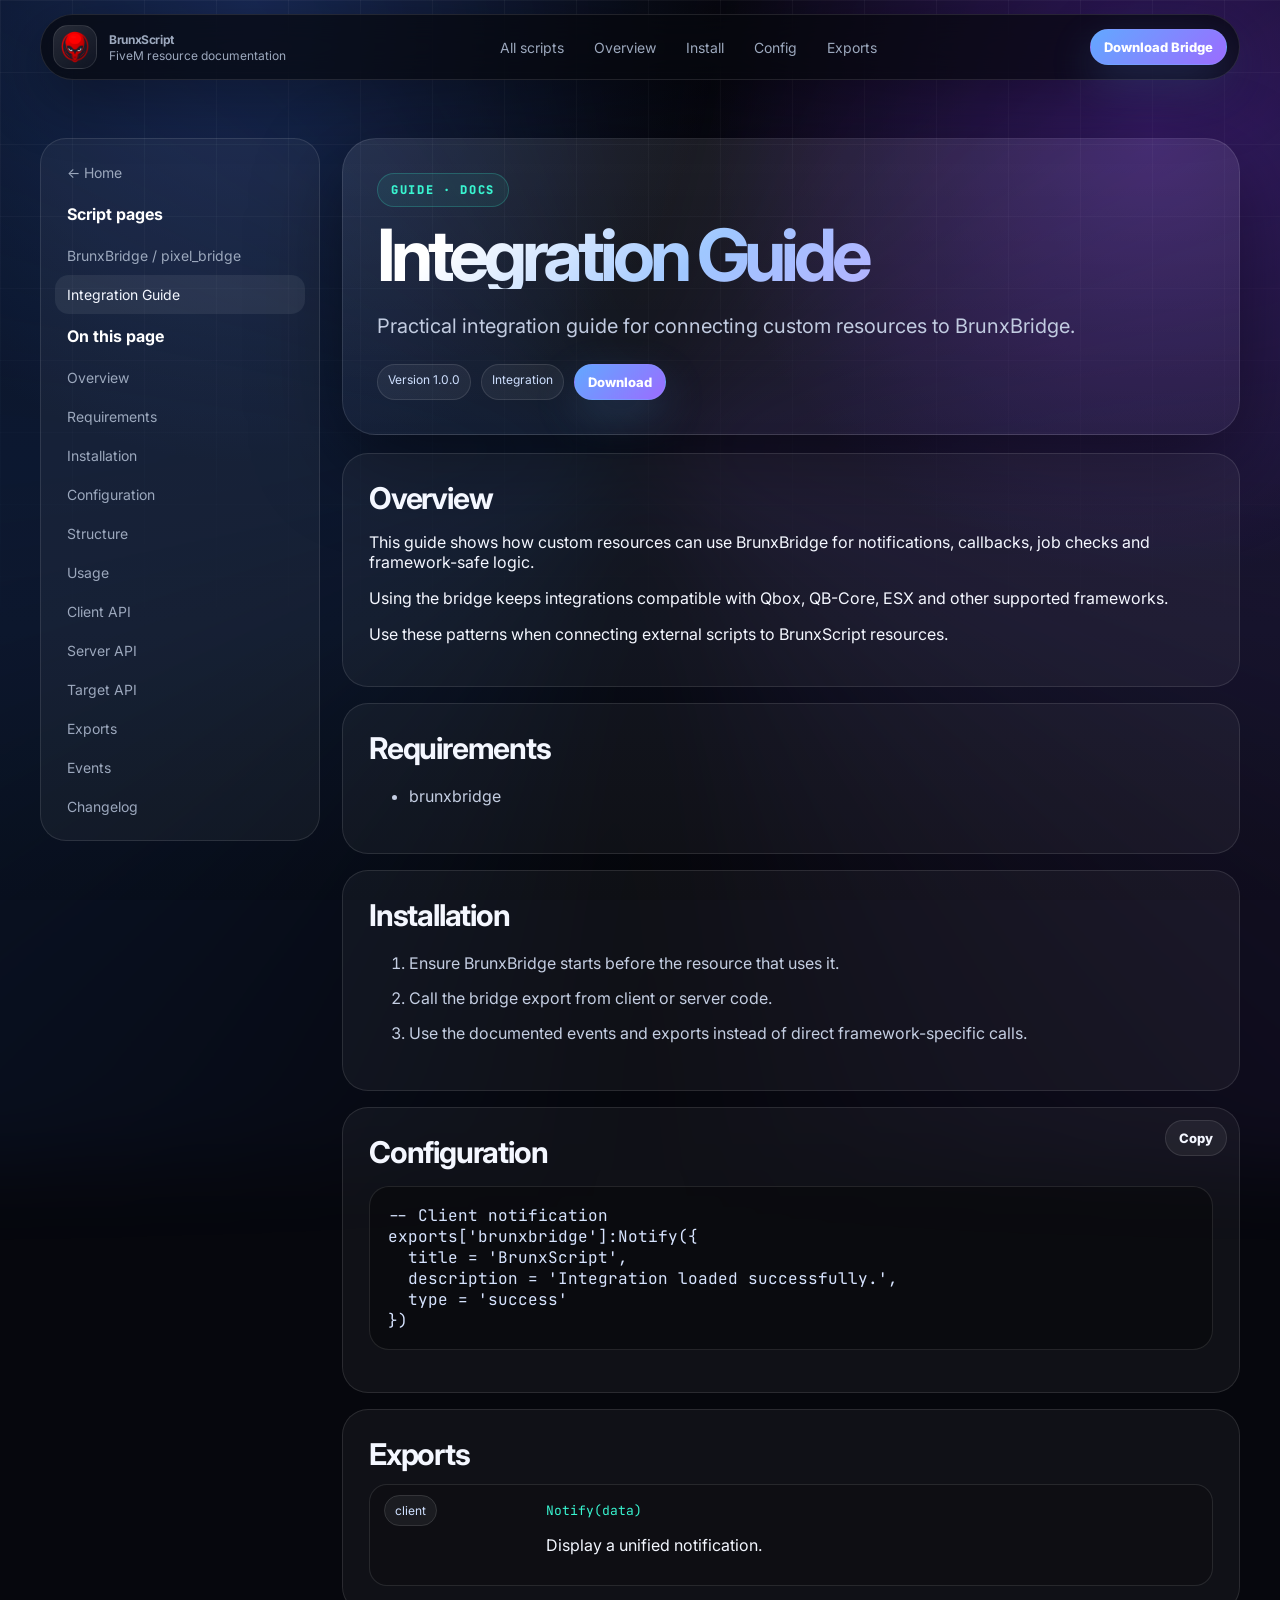
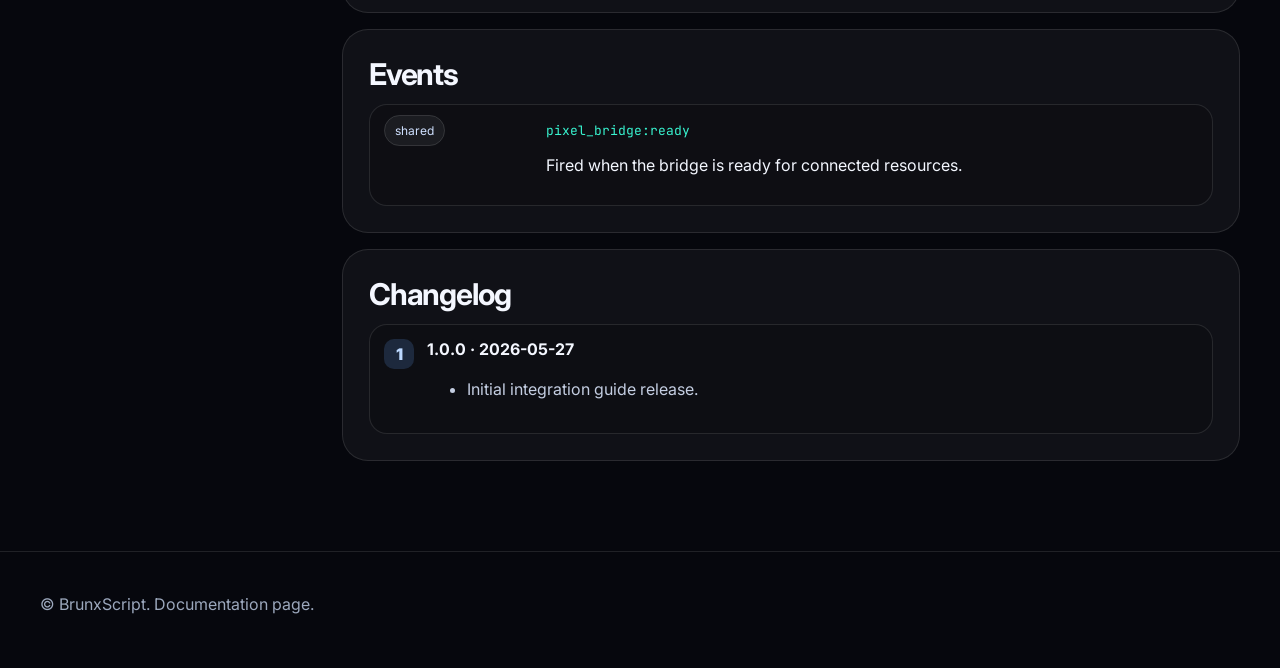
<file: docs/integration-examples.html>
<!doctype html>
<html lang="en">
<head>
  <meta charset="UTF-8" />
  <meta name="viewport" content="width=device-width, initial-scale=1.0" />
  <meta name="description" content="Integration Guide documentation for BrunxScript." />
  <title>Integration Guide | BrunxScript Docs</title>
  <link rel="preconnect" href="https://fonts.googleapis.com">
  <link rel="preconnect" href="https://fonts.gstatic.com" crossorigin>
  <link href="https://fonts.googleapis.com/css2?family=Inter:wght@400;500;700;800;900&family=JetBrains+Mono:wght@500;700&display=swap" rel="stylesheet">
  <link rel="stylesheet" href="../assets/css/style.css" />
</head>
<body data-page="integration-examples" data-base="../">
  <div class="bg"></div>
  <header class="header">
    <a class="brand" href="../index.html">
      <img class="brand-logo js-logo" alt="BrunxScript logo">
      <span><strong class="js-brand-name">BrunxScript</strong><span class="js-brand-tagline">Documentation</span></span>
    </a>
    <nav class="nav">
      <a href="../index.html#scripts">All scripts</a>
      <a href="#overview">Overview</a>
      <a href="#installation">Install</a>
      <a href="#configuration">Config</a>
      <a href="#exports">Exports</a>
    </nav>
    <a class="btn small js-bridge-download" href="../https://github.com/brunxscripts/brunx_bridge/archive/refs/heads/main.zip">Download Bridge</a>
    <button class="hamb" type="button">Menu</button>
  </header>
  <main class="container docs-layout">
    <aside class="sidebar">
      <a href="../index.html">← Home</a>
      <strong style="display:block;padding:12px;color:#fff">Script pages</strong>
      <div class="js-script-nav"></div>
      <strong style="display:block;padding:12px;color:#fff">On this page</strong>
      <a href="#overview">Overview</a>
      <a href="#requirements">Requirements</a>
      <a href="#installation">Installation</a>
      <a href="#configuration">Configuration</a>
      <a href="#structure">Structure</a>
      <a href="#usage">Usage</a>
      <a href="#client-api">Client API</a>
      <a href="#server-api">Server API</a>
      <a href="#target-api">Target API</a>
      <a href="#exports">Exports</a>
      <a href="#events">Events</a>
      <a href="#changelog">Changelog</a>
    </aside>
    <article class="doc" id="docRoot"></article>
  </main>
  <footer class="footer"><div class="container">© <span class="js-brand-name">BrunxScript</span>. Documentation page.</div></footer>
  <script src="../assets/js/docs-data.js"></script>
  <script src="../assets/js/main.js"></script>
</body>
</html>
</file>
<file: assets/css/style.css>
:root{
  --bg:#06070d;--bg2:#0b1020;--panel:rgba(14,20,36,.72);--panel2:rgba(18,27,49,.92);
  --line:rgba(255,255,255,.105);--line2:rgba(130,170,255,.28);--text:#f4f7ff;--muted:#9ca8bd;--muted2:#687489;
  --blue:#62a8ff;--violet:#9b6cff;--cyan:#39f4d0;--green:#8affc1;--shadow:0 28px 90px rgba(0,0,0,.46);
  --radius:28px;--radius2:18px;--max:1200px;--mono:'JetBrains Mono',ui-monospace,SFMono-Regular,Menlo,monospace;
}
*{box-sizing:border-box}html{scroll-behavior:smooth}body{margin:0;color:var(--text);background:var(--bg);font-family:Inter,system-ui,-apple-system,Segoe UI,sans-serif;overflow-x:hidden}a{color:inherit;text-decoration:none}button,input{font:inherit}code,pre{font-family:var(--mono)}
.bg{position:fixed;inset:0;z-index:-5;background:radial-gradient(circle at 20% 0,#17244a 0,transparent 34%),radial-gradient(circle at 90% 15%,#2e155a 0,transparent 32%),linear-gradient(180deg,#06070d,#080b14 70%,#05060a)}
.bg:before{content:"";position:absolute;inset:0;background-image:linear-gradient(rgba(255,255,255,.045) 1px,transparent 1px),linear-gradient(90deg,rgba(255,255,255,.045) 1px,transparent 1px);background-size:72px 72px;mask-image:linear-gradient(to bottom,black,transparent 78%)}
.bg:after{content:"";position:absolute;inset:-30%;background:conic-gradient(from 180deg,transparent,#2f7dff22,transparent,#8b5cf622,transparent);animation:spin 18s linear infinite;filter:blur(40px)}
.container{width:min(var(--max),calc(100% - 42px));margin:auto}.header{position:sticky;top:14px;z-index:50;width:min(var(--max),calc(100% - 42px));margin:14px auto 0;padding:10px 12px;border:1px solid var(--line);border-radius:999px;background:rgba(6,7,13,.72);backdrop-filter:blur(22px);box-shadow:0 18px 60px rgba(0,0,0,.35);display:flex;align-items:center;justify-content:space-between}.brand{display:flex;align-items:center;gap:12px}.brand-logo{width:44px;height:44px;border-radius:15px;object-fit:contain;background:linear-gradient(145deg,rgba(255,255,255,.12),rgba(255,255,255,.03));padding:5px;border:1px solid var(--line)}.brand strong{display:block;letter-spacing:-.03em}.brand span{display:block;color:var(--muted);font-size:12px;margin-top:1px}.nav{display:flex;align-items:center;gap:4px}.nav a{font-size:14px;color:var(--muted);padding:10px 13px;border-radius:999px;transition:.2s}.nav a:hover,.nav a.active{color:var(--text);background:rgba(255,255,255,.07)}.hamb{display:none;border:0;background:rgba(255,255,255,.08);color:var(--text);border-radius:999px;padding:10px 13px}.btn{display:inline-flex;align-items:center;justify-content:center;gap:10px;border:1px solid var(--line2);border-radius:999px;padding:13px 18px;background:linear-gradient(135deg,var(--blue),var(--violet));box-shadow:0 16px 45px rgba(98,168,255,.2);color:white;font-weight:800;transition:.25s}.btn:hover{transform:translateY(-2px);box-shadow:0 22px 60px rgba(98,168,255,.32)}.btn.ghost{background:rgba(255,255,255,.06);box-shadow:none;color:var(--text);border-color:var(--line)}.btn.small{padding:9px 13px;font-size:13px}.hero{padding:98px 0 58px}.hero-grid{display:grid;grid-template-columns:1.08fr .92fr;gap:36px;align-items:center}.eyebrow{display:inline-flex;gap:10px;align-items:center;color:var(--cyan);font:800 12px/1 var(--mono);letter-spacing:.14em;text-transform:uppercase;border:1px solid rgba(57,244,208,.22);background:rgba(57,244,208,.07);padding:10px 13px;border-radius:999px}.hero h1{font-size:clamp(46px,7vw,86px);line-height:.94;margin:20px 0 18px;letter-spacing:-.075em}.grad{background:linear-gradient(135deg,#fff 10%,#9fc7ff 40%,#bda7ff 75%,#66ffe0);-webkit-background-clip:text;background-clip:text;color:transparent}.lead{color:#c1cbe0;font-size:clamp(17px,2vw,20px);line-height:1.75;max-width:720px}.actions{display:flex;gap:12px;flex-wrap:wrap;margin-top:28px}.stats{display:grid;grid-template-columns:repeat(3,1fr);gap:12px;margin-top:34px}.stat{border:1px solid var(--line);background:rgba(255,255,255,.045);border-radius:20px;padding:16px}.stat strong{font-size:22px;display:block}.stat span{color:var(--muted);font-size:13px}.showcase{position:relative;border:1px solid var(--line);border-radius:36px;background:linear-gradient(180deg,rgba(255,255,255,.095),rgba(255,255,255,.035));box-shadow:var(--shadow);padding:18px;overflow:hidden;animation:float 5s ease-in-out infinite alternate}.showcase:before{content:"";position:absolute;inset:-60px;background:radial-gradient(circle at 50% 0,rgba(57,244,208,.22),transparent 55%);pointer-events:none}.window{position:relative;border:1px solid var(--line);background:rgba(6,7,13,.66);border-radius:26px;overflow:hidden}.win-top{height:48px;border-bottom:1px solid var(--line);display:flex;align-items:center;gap:8px;padding:0 16px}.dot{width:10px;height:10px;border-radius:50%;background:#ff6b8a}.dot:nth-child(2){background:#ffd166}.dot:nth-child(3){background:#55efc4}.win-body{padding:18px}.terminal-line{display:flex;align-items:center;gap:12px;border:1px solid var(--line);background:rgba(255,255,255,.04);border-radius:16px;padding:13px 14px;margin:10px 0;color:#d9e4ff}.terminal-line span{color:var(--cyan);font-family:var(--mono)}.section{padding:72px 0}.section-head{display:flex;justify-content:space-between;align-items:end;gap:20px;margin-bottom:24px}.section h2{font-size:clamp(30px,4vw,52px);letter-spacing:-.055em;margin:0}.section p{color:var(--muted);line-height:1.7}.search{width:min(420px,100%);border:1px solid var(--line);background:rgba(255,255,255,.06);color:var(--text);border-radius:999px;padding:14px 17px;outline:none}.grid{display:grid;grid-template-columns:repeat(3,1fr);gap:16px}.card{position:relative;border:1px solid var(--line);background:linear-gradient(180deg,rgba(255,255,255,.078),rgba(255,255,255,.035));border-radius:var(--radius);padding:22px;min-height:230px;overflow:hidden;transition:.25s}.card:before{content:"";position:absolute;inset:auto 20px -80px; height:120px;background:radial-gradient(circle,rgba(98,168,255,.22),transparent 70%);transition:.25s}.card:hover{transform:translateY(-6px);border-color:var(--line2);box-shadow:0 22px 80px rgba(0,0,0,.28)}.card:hover:before{transform:scale(1.3)}.card-top{display:flex;justify-content:space-between;align-items:center;gap:10px}.badge,.status{font-size:12px;border:1px solid var(--line);border-radius:999px;padding:7px 10px;color:#cfe0ff;background:rgba(255,255,255,.055)}.status{color:var(--green)}.icon{width:52px;height:52px;display:grid;place-items:center;border-radius:18px;background:linear-gradient(135deg,rgba(98,168,255,.2),rgba(155,108,255,.18));border:1px solid var(--line2);font-weight:900;margin:22px 0 16px}.card h3{font-size:22px;margin:0 0 10px;letter-spacing:-.03em}.card p{margin:0 0 22px}.link{color:#dce8ff;font-weight:800}.bridge{display:grid;grid-template-columns:1fr 1fr;gap:18px;align-items:stretch}.panel{border:1px solid var(--line);border-radius:var(--radius);background:rgba(255,255,255,.055);padding:26px;box-shadow:0 20px 70px rgba(0,0,0,.22)}.steps{counter-reset:step;display:grid;gap:12px}.step{counter-increment:step;display:flex;gap:13px;align-items:flex-start;border:1px solid var(--line);border-radius:18px;padding:14px;background:rgba(0,0,0,.14)}.step:before{content:counter(step);min-width:30px;height:30px;border-radius:10px;background:rgba(98,168,255,.18);display:grid;place-items:center;font-weight:900;color:#bcd8ff}.footer{padding:42px 0 54px;border-top:1px solid var(--line);color:var(--muted)}
.docs-layout{display:grid;grid-template-columns:280px minmax(0,1fr);gap:22px;padding:58px 0 90px}.sidebar{position:sticky;top:96px;align-self:start;border:1px solid var(--line);border-radius:26px;background:rgba(255,255,255,.045);padding:14px}.sidebar a{display:block;color:var(--muted);padding:11px 12px;border-radius:14px;font-size:14px}.sidebar a:hover,.sidebar a.active{background:rgba(255,255,255,.07);color:var(--text)}.doc{min-width:0}.doc-hero{border:1px solid var(--line);border-radius:34px;background:linear-gradient(180deg,rgba(255,255,255,.085),rgba(255,255,255,.035));padding:34px;box-shadow:var(--shadow);margin-bottom:18px}.doc-hero h1{font-size:clamp(42px,6vw,72px);line-height:.95;letter-spacing:-.07em;margin:14px 0}.meta{display:flex;gap:10px;flex-wrap:wrap}.doc-section{border:1px solid var(--line);border-radius:26px;background:rgba(255,255,255,.045);padding:26px;margin-top:16px}.doc-section h2{font-size:30px;letter-spacing:-.04em;margin:0 0 12px}.doc-section li{color:#c4cee2;line-height:1.8;margin:6px 0}.code{position:relative}.code pre{white-space:pre-wrap;overflow:auto;border:1px solid var(--line);border-radius:20px;background:rgba(0,0,0,.34);padding:18px;color:#d7e4ff}.copy{position:absolute;top:12px;right:12px}.table{display:grid;gap:10px}.row{display:grid;grid-template-columns:150px 1fr;gap:12px;border:1px solid var(--line);border-radius:18px;padding:14px;background:rgba(0,0,0,.12)}.row code{color:var(--cyan)}.empty{opacity:.55;filter:grayscale(1)}.reveal{opacity:0;transform:translateY(18px);transition:.65s ease}.reveal.visible{opacity:1;transform:none}
@keyframes spin{to{transform:rotate(360deg)}}@keyframes float{to{transform:translateY(-10px)}}
@media(max-width:900px){.hero-grid,.bridge,.docs-layout{grid-template-columns:1fr}.grid{grid-template-columns:1fr 1fr}.nav{position:fixed;left:21px;right:21px;top:78px;display:none;flex-direction:column;align-items:stretch;border:1px solid var(--line);border-radius:24px;background:rgba(6,7,13,.94);padding:10px}.nav.open{display:flex}.hamb{display:block}.header .btn.small{display:none}.section-head{align-items:start;flex-direction:column}.sidebar{position:relative;top:auto}}
@media(max-width:620px){.grid,.stats{grid-template-columns:1fr}.hero{padding-top:62px}.container,.header{width:min(var(--max),calc(100% - 28px))}.doc-hero,.panel,.doc-section{padding:20px}.row{grid-template-columns:1fr}.brand span{display:none}}

/* Future-proof docs additions */
.file-tree{display:grid;gap:8px;margin-top:16px;padding:18px;border:1px solid rgba(255,255,255,.1);border-radius:22px;background:rgba(7,12,25,.55);font-family:'JetBrains Mono',monospace;font-size:13px;color:#dbe7ff;overflow:auto}
.file-tree div{white-space:pre;line-height:1.55}
.feature-grid{display:grid;grid-template-columns:repeat(2,minmax(0,1fr));gap:14px;margin-top:18px}
.mini-card{padding:18px;border:1px solid rgba(255,255,255,.1);border-radius:22px;background:linear-gradient(180deg,rgba(255,255,255,.08),rgba(255,255,255,.035));box-shadow:0 16px 50px rgba(0,0,0,.22)}
.mini-card h3{margin:12px 0 8px;color:#fff;font-size:18px}.mini-card p{margin:0;color:#afbdd7}.table .row code{font-size:13px}
@media(max-width:760px){.feature-grid{grid-template-columns:1fr}.file-tree{font-size:12px}}
</file>
